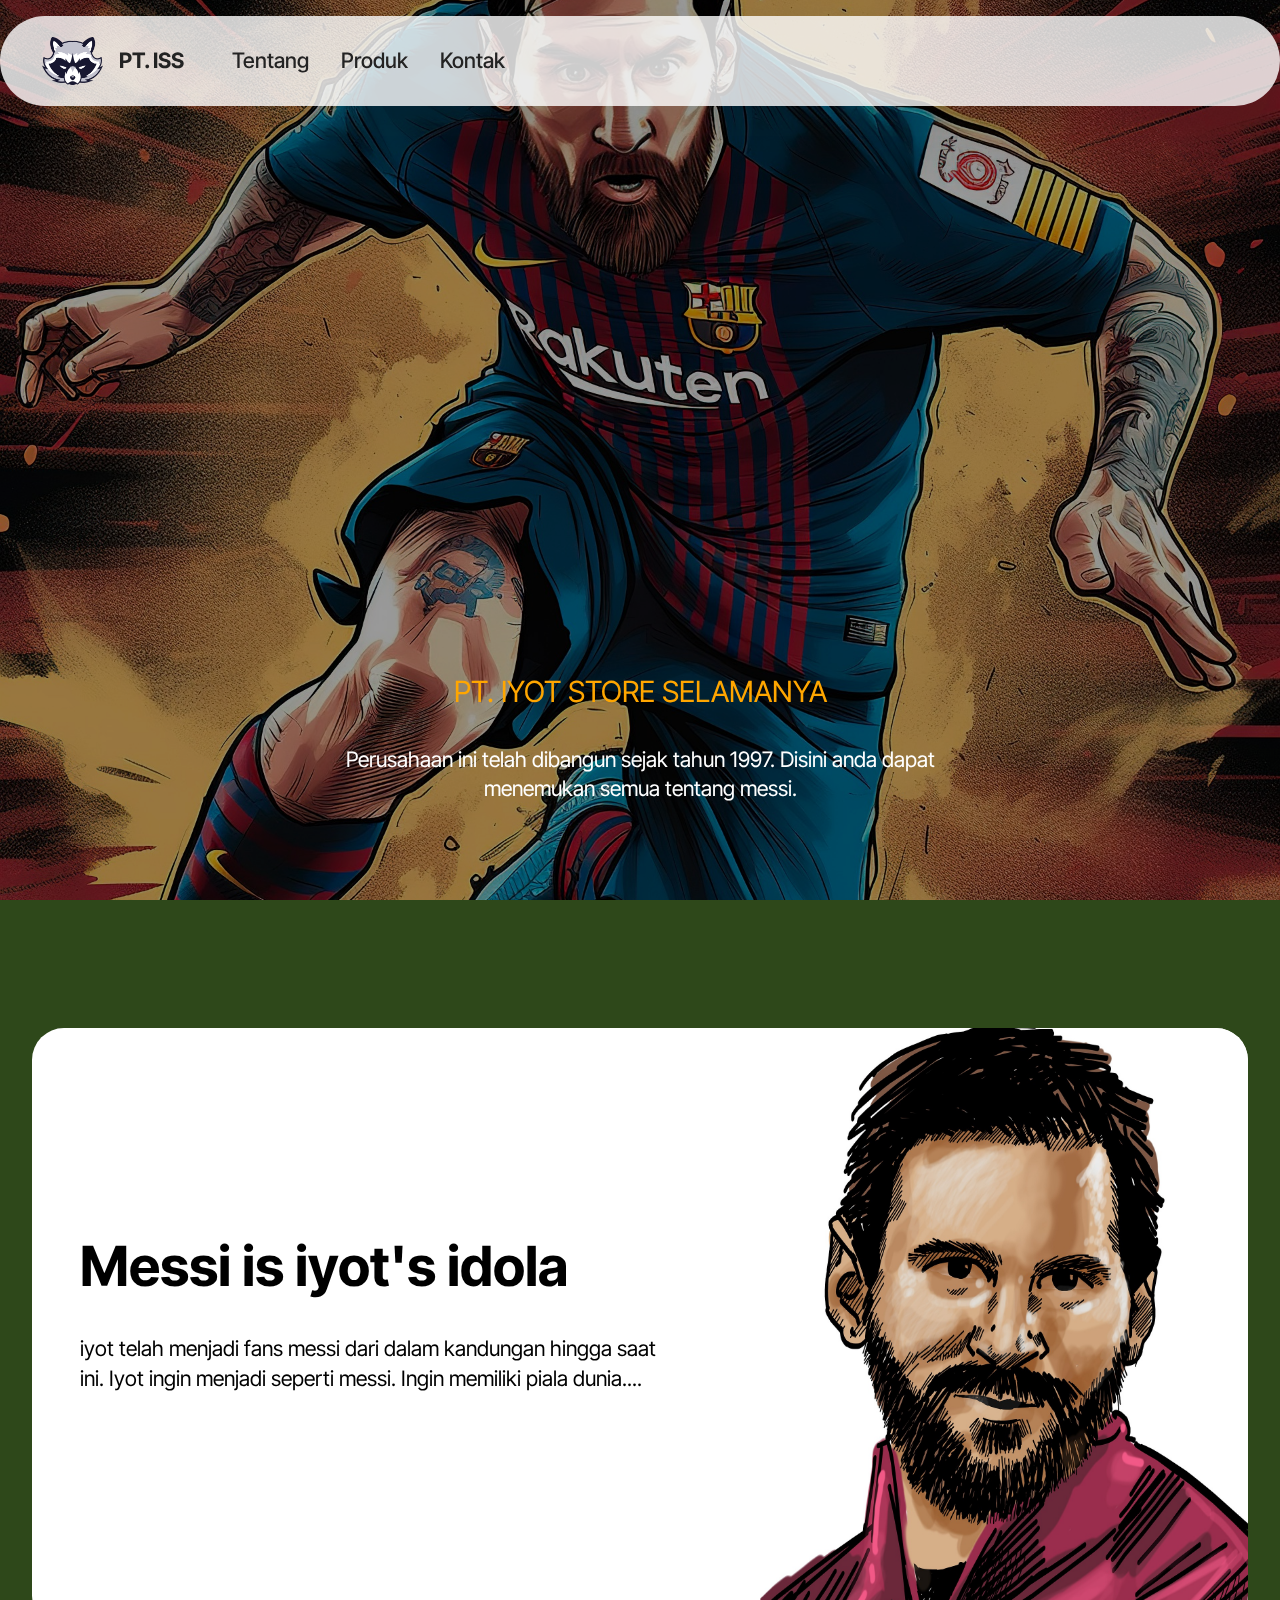
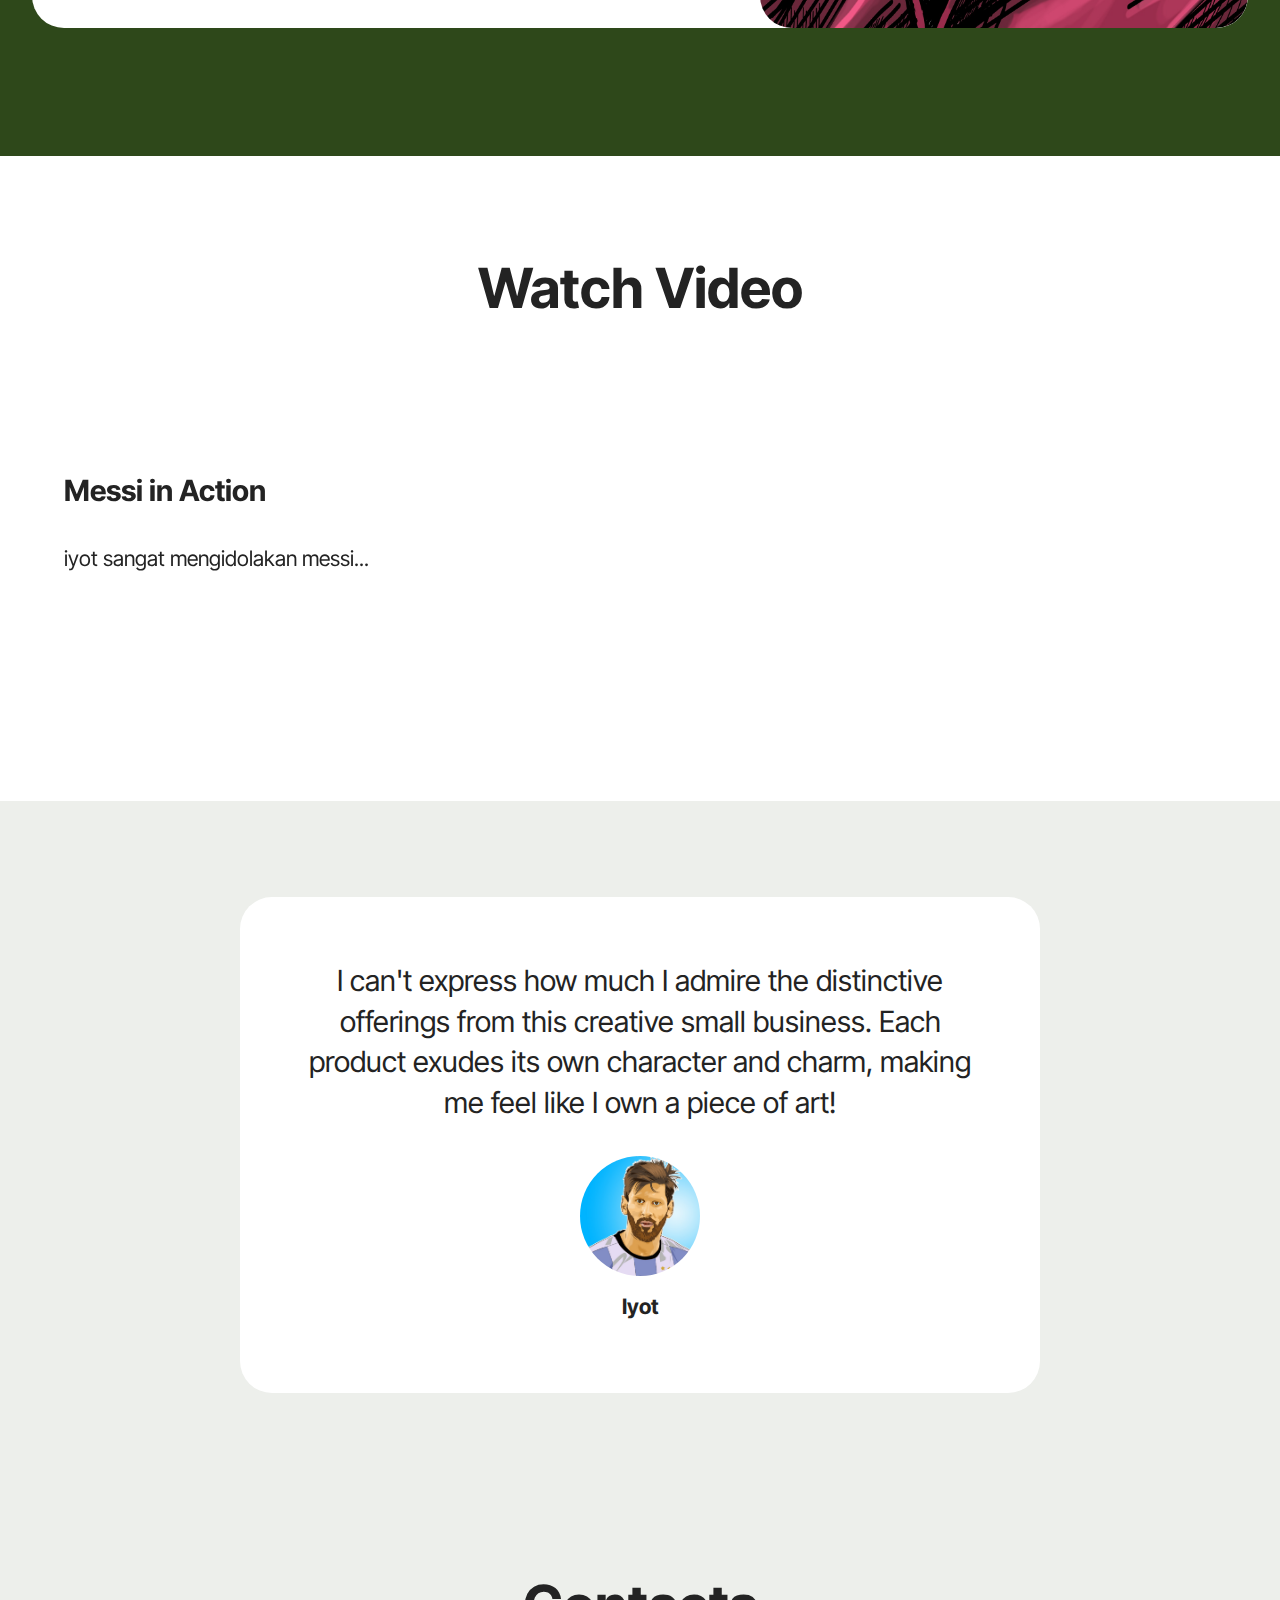
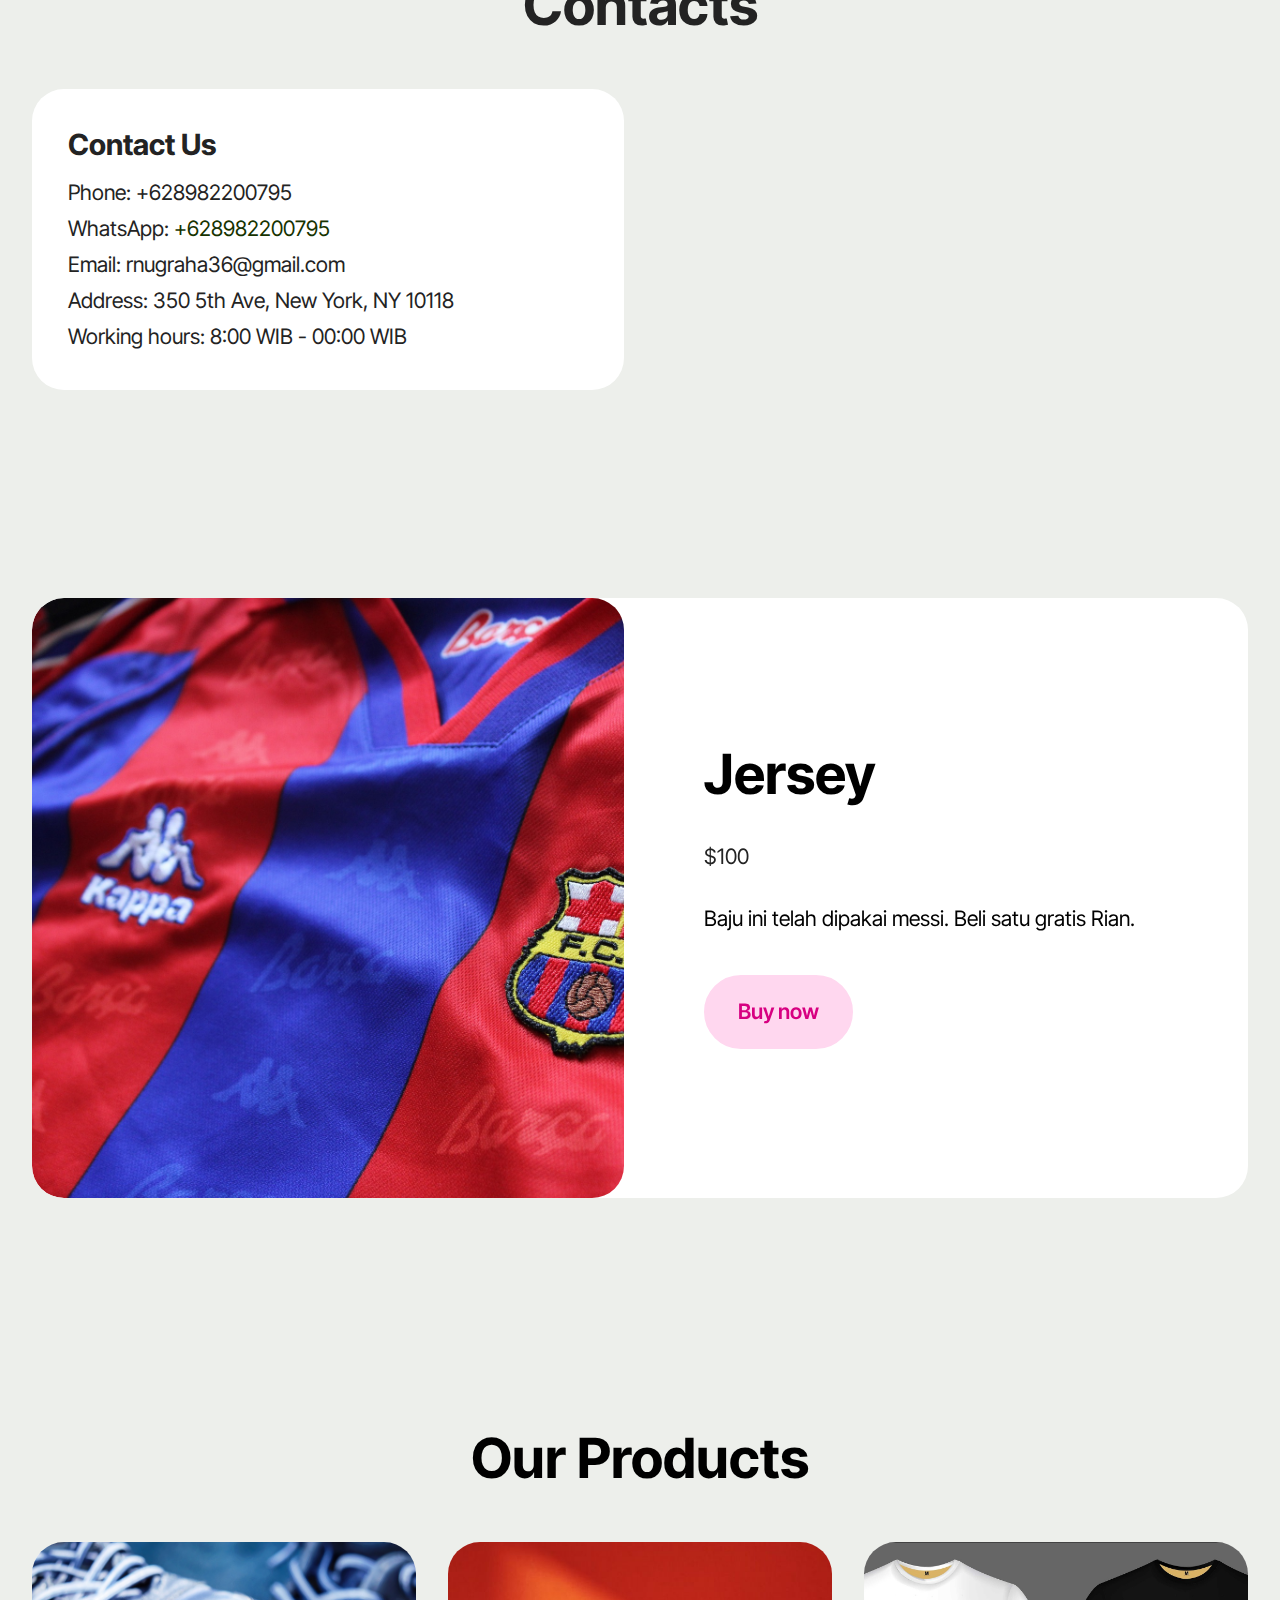
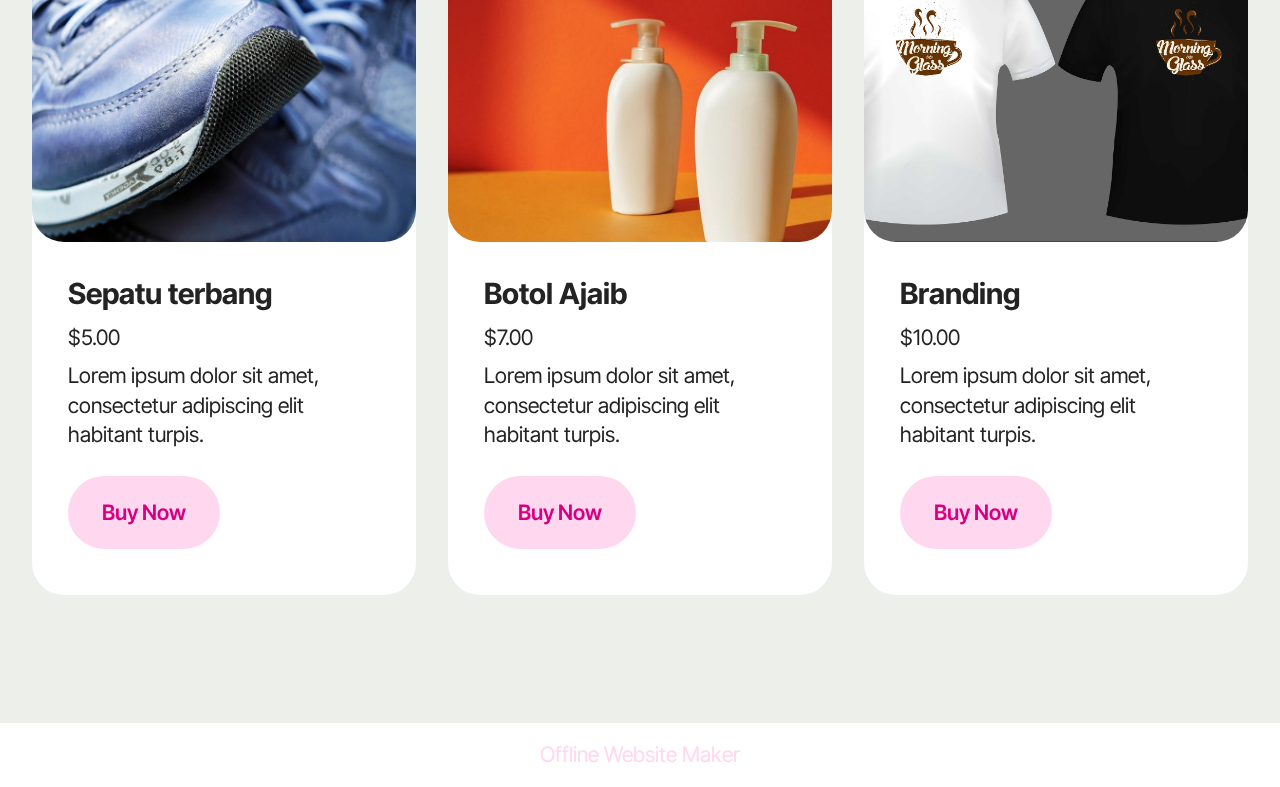
<file: index.html>
<!DOCTYPE html>
<html  >
<head>
  <!-- Site made with Mobirise Website Builder v5.9.18, https://mobirise.com -->
  <meta charset="UTF-8">
  <meta http-equiv="X-UA-Compatible" content="IE=edge">
  <meta name="generator" content="Mobirise v5.9.18, mobirise.com">
  <meta name="viewport" content="width=device-width, initial-scale=1, minimum-scale=1">
  <link rel="shortcut icon" href="assets/images/mbr.png" type="image/x-icon">
  <meta name="description" content="">
  
  
  <title>Home</title>
  <link rel="stylesheet" href="assets/web/assets/mobirise-icons2/mobirise2.css">
  <link rel="stylesheet" href="assets/bootstrap/css/bootstrap.min.css">
  <link rel="stylesheet" href="assets/bootstrap/css/bootstrap-grid.min.css">
  <link rel="stylesheet" href="assets/bootstrap/css/bootstrap-reboot.min.css">
  <link rel="stylesheet" href="assets/parallax/jarallax.css">
  <link rel="stylesheet" href="assets/dropdown/css/style.css">
  <link rel="stylesheet" href="assets/theme/css/style.css">
  <link rel="preload" href="https://fonts.googleapis.com/css2?family=Inter+Tight:wght@400;700&display=swap&display=swap" as="style" onload="this.onload=null;this.rel='stylesheet'">
  <noscript><link rel="stylesheet" href="https://fonts.googleapis.com/css2?family=Inter+Tight:wght@400;700&display=swap&display=swap"></noscript>
  <link rel="preload" as="style" href="assets/mobirise/css/mbr-additional.css?v=FlifAy"><link rel="stylesheet" href="assets/mobirise/css/mbr-additional.css?v=FlifAy" type="text/css">

  
  
  
</head>
<body>
  
  <section data-bs-version="5.1" class="menu menu1 cid-ujuKJyrl2J" once="menu" id="menu01-1">
	

	<nav class="navbar navbar-dropdown navbar-fixed-top navbar-expand-lg">
		<div class="container">
			<div class="navbar-brand">
				<span class="navbar-logo">
					<a href="index.html">
						<img src="assets/images/mbr.png" alt="Mobirise Website Builder" style="height: 3rem;">
					</a>
				</span>
				<span class="navbar-caption-wrap"><a class="navbar-caption text-black text-primary display-4" href="index.html">PT. ISS</a></span>
			</div>
			<button class="navbar-toggler" type="button" data-toggle="collapse" data-bs-toggle="collapse" data-target="#navbarSupportedContent" data-bs-target="#navbarSupportedContent" aria-controls="navbarNavAltMarkup" aria-expanded="false" aria-label="Toggle navigation">
				<div class="hamburger">
					<span></span>
					<span></span>
					<span></span>
					<span></span>
				</div>
			</button>
			<div class="collapse navbar-collapse" id="navbarSupportedContent">
				<ul class="navbar-nav nav-dropdown nav-right" data-app-modern-menu="true"><li class="nav-item">
						<a class="nav-link link text-black text-primary display-4" href="page1.html">Tentang</a>
					</li>
					<li class="nav-item">
						<a class="nav-link link text-black text-primary display-4" href="page2.html" aria-expanded="false">Produk</a>
					</li>
					<li class="nav-item">
						<a class="nav-link link text-black text-primary display-4" href="page3.html">Kontak</a>
					</li></ul>
				
				
			</div>
		</div>
	</nav>
</section>

<section data-bs-version="5.1" class="header16 cid-ujuMYLn3Bm mbr-fullscreen mbr-parallax-background" id="header17-2">
  
  <div class="mbr-overlay" style="opacity: 0.4; background-color: rgb(0, 0, 0);"></div>
  <div class="container-fluid">
    <div class="row">
      <div class="content-wrap col-12 col-md-7">
        <h1 class="mbr-section-title mbr-fonts-style mbr-white mb-4 display-5">PT. IYOT STORE SELAMANYA<br></h1>
        
        <p class="mbr-fonts-style mbr-text mbr-white mb-4 display-7">Perusahaan ini telah dibangun sejak tahun 1997. Disini anda dapat menemukan semua tentang messi.</p>
        
      </div>
    </div>
  </div>
</section>

<section data-bs-version="5.1" class="start article05 cid-ujuQ2jSl2r" id="article05-3">
  

  
  

  <div class="container">
    <div class="row justify-content-center align-items-center">
      <div class="col-12">
        <div class="card-wrapper">
          <div class="row">
            <div class="col-12 col-md-12 col-lg-5 image-wrapper">
              <img class="w-100" src="assets/images/mbr-1.jpg" alt="Mobirise Website Builder">
            </div>
            <div class="col-12 col-lg col-md-12">
              <div class="text-wrapper align-left">
                <h1 class="mbr-section-title mbr-fonts-style mb-4 display-2">
                  <strong>Messi is iyot's idola</strong></h1>
                <p class="mbr-text mbr-fonts-style mb-4 display-7">
                  iyot telah menjadi fans messi dari dalam kandungan hingga saat ini. Iyot ingin menjadi seperti messi. Ingin memiliki piala dunia....<br>
                </p>
                
              </div>
            </div>
          </div>
        </div>
      </div>
    </div>
  </div>
</section>

<section data-bs-version="5.1" class="video05 cid-ujuQTZmovJ" id="video05-4">
    

    
    

    <div class="container">
        <div class="row justify-content-center">
            <div class="title-wrapper mb-5">
                <h4 class="mbr-section-maintitle mbr-fonts-style mb-0 display-2">
                    <strong>Watch Video</strong>
                </h4>
            </div>
            <div class="col-12 col-md">
                <div class="text-wrapper">
                    <h2 class="mb-4 mbr-fonts-style mbr-section-title display-5">
                    <strong>Messi in Action</strong></h2>
                    <p class="mbr-text mb-4 mbr-fonts-style display-7">
                        iyot sangat mengidolakan messi...</p>
                    
                </div>
            </div>
            <div class="col-12 col-md-6 video-block">
                <div class="mbr-figure"><iframe class="mbr-embedded-video" src="https://www.youtube.com/embed/YcbRwXDbAJg?rel=0&amp;amp;mute=1&amp;showinfo=0&amp;autoplay=1&amp;loop=1&amp;playlist=YcbRwXDbAJg" width="1280" height="720" frameborder="0" allowfullscreen></iframe></div>
                
            </div>
        </div>
    </div>
</section>

<section data-bs-version="5.1" class="people06 cid-ujuSGR8zbp" id="people06-5">   
    

    
    
    <div class="container">
        <div class="row justify-content-center">
            <div class="card col-12 col-md-12 col-lg-8">
                <div class="card-wrapper">
                    <div class="card-box align-center">
                        <p class="card-text mbr-fonts-style display-5">
                        I can't express how much I admire the distinctive offerings from this creative small business. Each product exudes its
                        own character and charm, making me feel like I own a piece of art!
                        </p>
                        <div class="img-wrapper mt-4 justify-content-center">
                            <img src="assets/images/mbr-2.jpg" alt="" data-slide-to="0" data-bs-slide-to="0">
                        </div>
                        <p class="card-title mbr-fonts-style mt-3 display-7">
                            <strong>Iyot</strong></p>
                    </div>
                </div>
            </div>
        </div>
    </div>
</section>

<section data-bs-version="5.1" class="contacts02 map1 cid-ujuTr4l1CB" id="contacts02-6">

    

    
    <div class="container">
        <div class="row justify-content-center">
            <div class="col-12 content-head">
                <div class="mbr-section-head mb-5">
                    <h3 class="mbr-section-title mbr-fonts-style align-center mb-0 display-2">
                        <strong>Contacts</strong>
                    </h3>
                    
                </div>
            </div>
        </div>
        <div class="row justify-content-center">
            <div class="card col-12 col-md-12 col-lg-6">
                <div class="card-wrapper">
                    <div class="text-wrapper">
                        <h5 class="cardTitle mbr-fonts-style mb-2 display-5">
                            <strong>Contact Us</strong>
                        </h5>
                        <ul class="list mbr-fonts-style display-7">
                            <li class="mbr-text item-wrap">Phone: +628982200795</li>
                            <li class="mbr-text item-wrap">WhatsApp: <a href="tel:+12345678910" class="text-success">+628982200795</a></li>
                            <li class="mbr-text item-wrap">Email: rnugraha36@gmail.com</li>
                            <li class="mbr-text item-wrap">Address: 350 5th Ave, New York, NY 10118</li>
                            <li class="mbr-text item-wrap">Working hours: 8:00 WIB - 00:00 WIB</li>
                        </ul>
                    </div>
                </div>
            </div>
            <div class="map-wrapper col-md-12 col-lg-6">
                <div class="google-map"><iframe frameborder="0" style="border:0" src="https://www.google.com/maps/embed?pb=!1m14!1m8!1m3!1d6045.3003145248895!2d-73.9884657!3d40.7477229!3m2!1i1024!2i768!4f13.1!3m3!1m2!1s0x89c259a9ac1f1b85%3A0x7e33d1c0e7af3be4!2zMzUwIDV0aCBBdmUsIE5ldyBZb3JrLCBOWSAxMDExOCwg0KHQqNCQ!5e0!3m2!1sru!2sru!4v1689597362021!5m2!1sen!2sen" allowfullscreen=""></iframe></div>
            </div>
        </div>
    </div>
</section>

<section data-bs-version="5.1" class="features024 cid-ujuV5EqkA9" id="features024-7">
  

  
  

  <div class="container">
    <div class="row justify-content-center align-items-center">
      <div class="col-12">
        <div class="card-wrapper">
          <div class="row">
            <div class="col-12 col-md-12 col-lg-6 image-wrapper">
              <img class="w-100" src="assets/images/mbr-3.jpg" alt="Mobirise Website Builder">
            </div>
            <div class="col-12 col-lg col-md-12">
              <div class="text-wrapper align-left">
                <h5 class="mbr-section-title mbr-fonts-style mb-4 display-2">
                  <strong>Jersey</strong></h5>
                <p class="price mbr-fonts-style mb-4 display-7">
                  $100</p>
                <p class="mbr-text mbr-fonts-style mb-4 display-7">Baju ini telah dipakai messi. Beli satu gratis Rian.</p>
                <div class="mbr-section-btn mt-3"><a class="btn btn-lg btn-primary display-7" href="https://mobiri.se">Buy now</a></div>
              </div>
            </div>
          </div>
        </div>
      </div>
    </div>
  </div>
</section>

<section data-bs-version="5.1" class="pricing02 cid-ujuV8T5Fdq" id="pricing02-8">
  
  
  <div class="container">
    <div class="row justify-content-center">
      <div class="col-12 content-head">
        <div class="mbr-section-head mb-5">
          <h4 class="mbr-section-title mbr-fonts-style align-center mb-0 display-2">
            <strong>Our Products</strong>
          </h4>
          
          
        </div>
      </div>
    </div>
    <div class="row">
      <div class="item features-image col-12 col-md-6 col-lg-4">
        <div class="item-wrapper">
          <div class="item-img">
            <img src="assets/images/mbr-4.jpg" alt="Mobirise Website Builder">
          </div>
          <div class="item-content">
            <h5 class="item-title mbr-fonts-style display-5">
              <strong>Sepatu terbang</strong></h5>
            <h6 class="item-subtitle mbr-fonts-style display-7">
              $5.00
            </h6>
            <p class="mbr-text mbr-fonts-style display-7">
              Lorem ipsum dolor sit amet, consectetur adipiscing elit habitant turpis.
            </p>
            <div class="mbr-section-btn item-footer"><a href="" class="btn item-btn btn-primary display-7">Buy Now</a></div>
          </div>

        </div>
      </div>
      <div class="item features-image col-12 col-md-6 col-lg-4">
        <div class="item-wrapper">
          <div class="item-img">
            <img src="assets/images/shop2.jpg" alt="Mobirise Website Builder">
          </div>
          <div class="item-content">
            <h5 class="item-title mbr-fonts-style display-5"><strong>Botol Ajaib</strong></h5>
            <h6 class="item-subtitle mbr-fonts-style display-7">
              $7.00
            </h6>
            <p class="mbr-text mbr-fonts-style display-7">
              Lorem ipsum dolor sit amet, consectetur adipiscing elit habitant turpis.
            </p>
            <div class="mbr-section-btn item-footer"><a href="" class="btn item-btn btn-primary display-7">Buy Now</a></div>
          </div>
        </div>
      </div>
      <div class="item features-image col-12 col-md-6 col-lg-4">
        <div class="item-wrapper">
          <div class="item-img">
            <img src="assets/images/mbr-5.jpg" alt="Mobirise Website Builder">
          </div>
          <div class="item-content">
            <h5 class="item-title mbr-fonts-style display-5">
              <strong>Branding</strong>
            </h5>
            <h6 class="item-subtitle mbr-fonts-style display-7">
              $10.00
            </h6>
            <p class="mbr-text mbr-fonts-style display-7">
              Lorem ipsum dolor sit amet, consectetur adipiscing elit habitant turpis.<br>
            </p>
            <div class="mbr-section-btn item-footer"><a href="" class="btn item-btn btn-primary display-7">Buy Now</a></div>
          </div>
        </div>
      </div>
    </div>
  </div>
</section><section class="display-7" style="padding: 0;align-items: center;justify-content: center;flex-wrap: wrap;    align-content: center;display: flex;position: relative;height: 4rem;"><a href="https://mobiri.se/3336297" style="flex: 1 1;height: 4rem;position: absolute;width: 100%;z-index: 1;"><img alt="" style="height: 4rem;" src="[data-uri]"></a><p style="margin: 0;text-align: center;" class="display-7">&#8204;</p><a style="z-index:1" href="https://mobirise.com/offline-website-builder.html">Offline Website Maker</a></section><script src="assets/bootstrap/js/bootstrap.bundle.min.js"></script>  <script src="assets/parallax/jarallax.js"></script>  <script src="assets/smoothscroll/smooth-scroll.js"></script>  <script src="assets/ytplayer/index.js"></script>  <script src="assets/dropdown/js/navbar-dropdown.js"></script>  <script src="assets/theme/js/script.js"></script>  
  
  
</body>
</html>
</file>
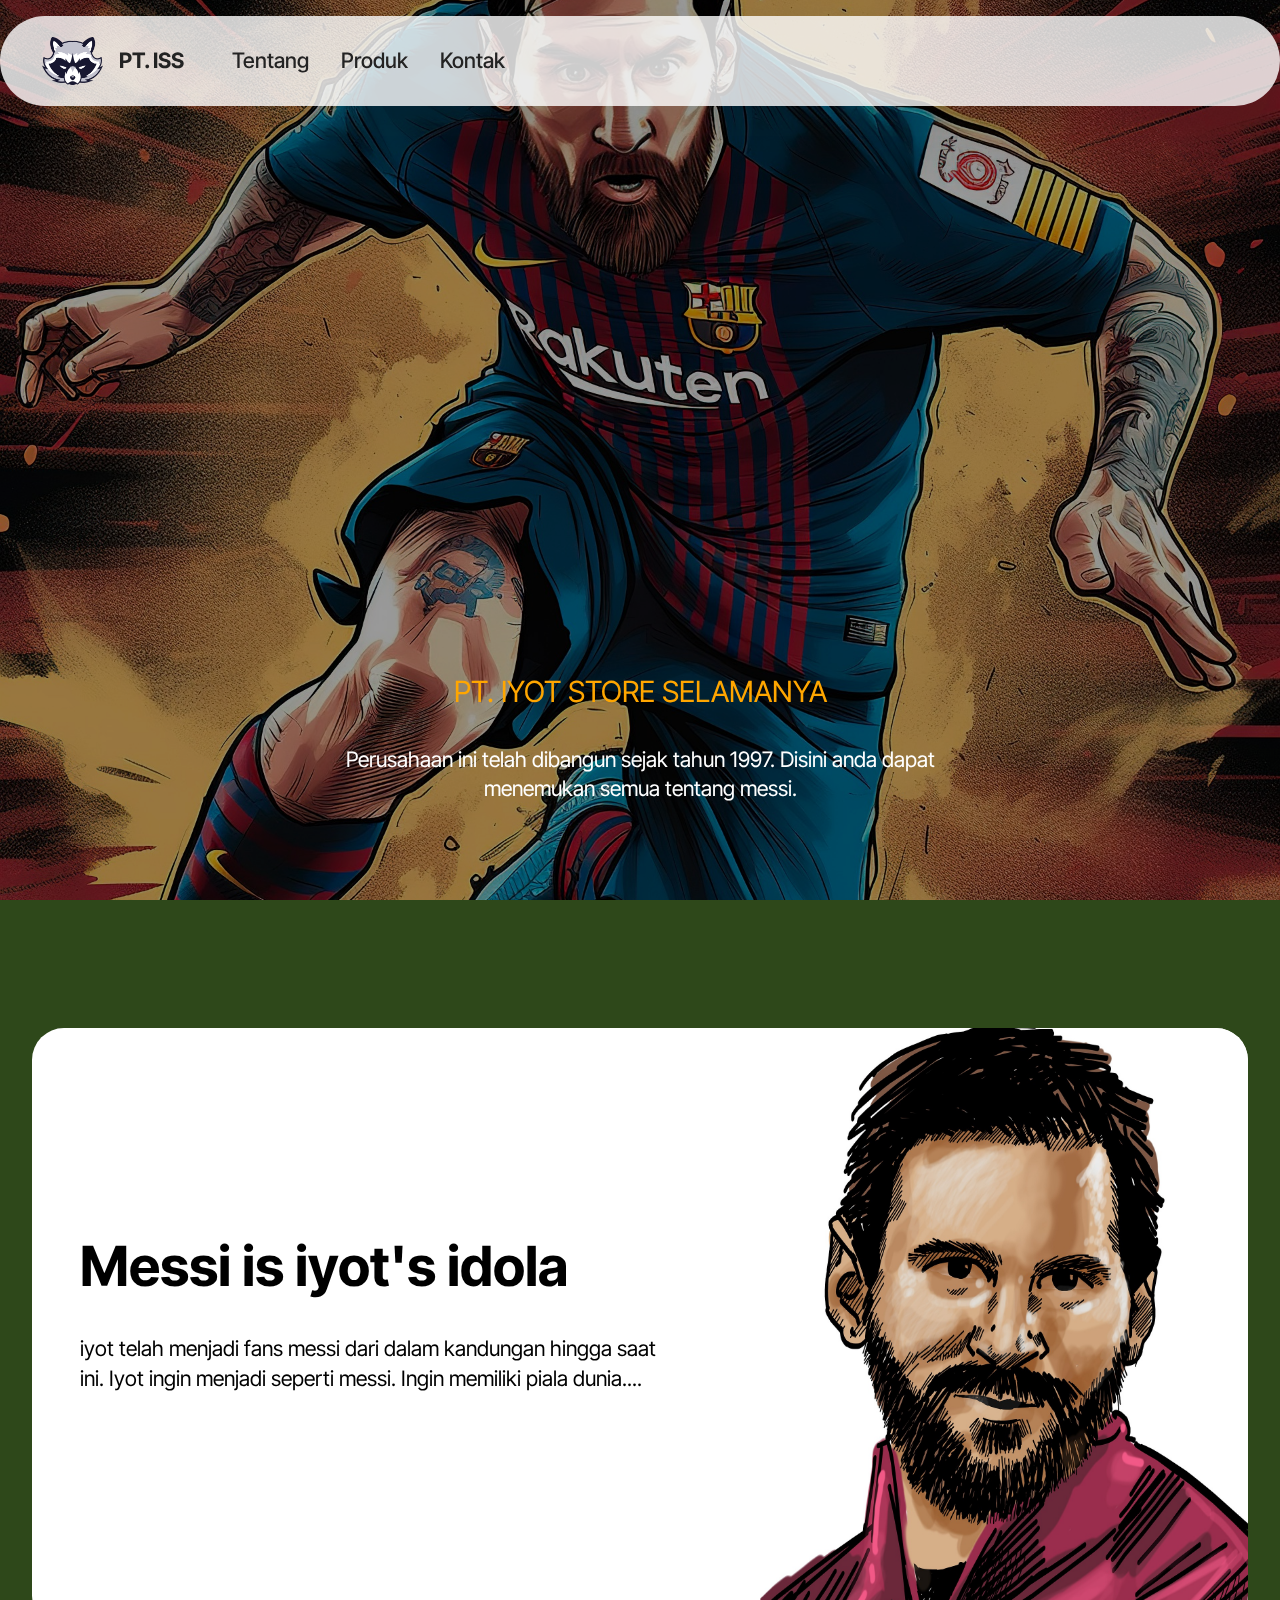
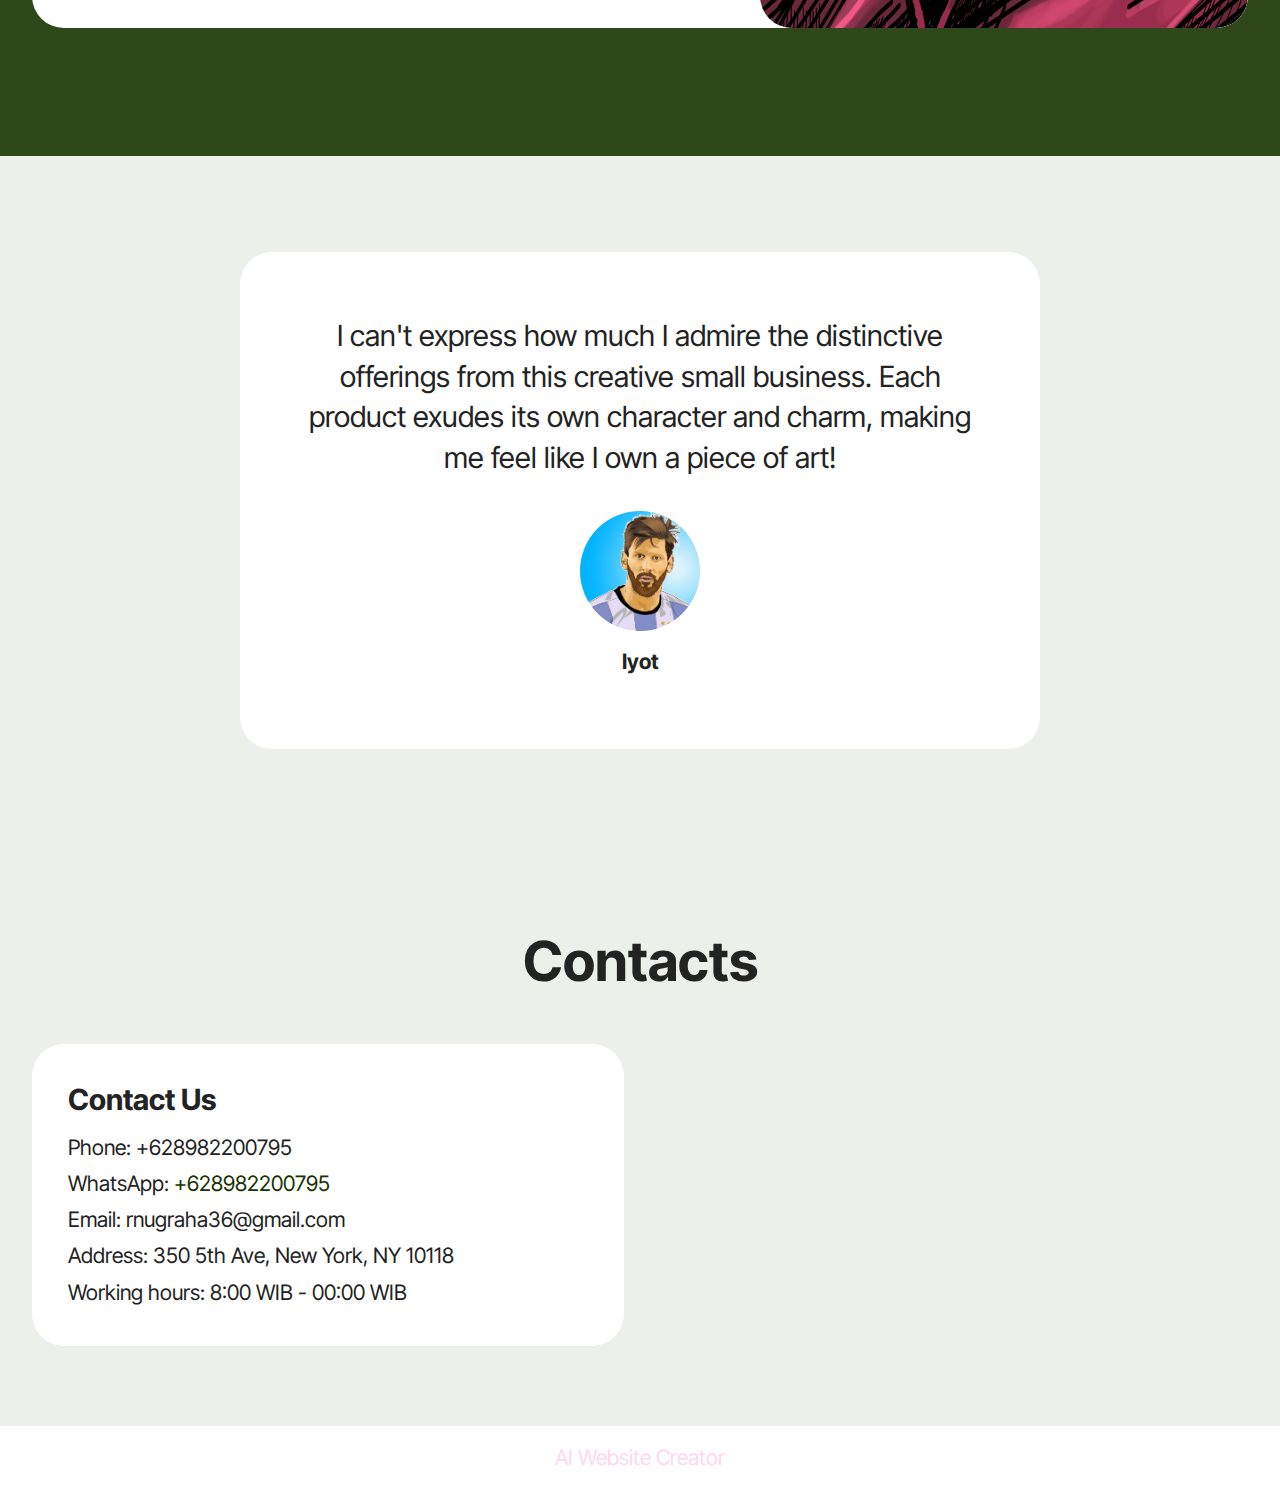
<file: page1.html>
<!DOCTYPE html>
<html  >
<head>
  <!-- Site made with Mobirise Website Builder v5.9.18, https://mobirise.com -->
  <meta charset="UTF-8">
  <meta http-equiv="X-UA-Compatible" content="IE=edge">
  <meta name="generator" content="Mobirise v5.9.18, mobirise.com">
  <meta name="viewport" content="width=device-width, initial-scale=1, minimum-scale=1">
  <link rel="shortcut icon" href="assets/images/mbr.png" type="image/x-icon">
  <meta name="description" content="">
  
  
  <title>Tentang</title>
  <link rel="stylesheet" href="assets/web/assets/mobirise-icons2/mobirise2.css">
  <link rel="stylesheet" href="assets/bootstrap/css/bootstrap.min.css">
  <link rel="stylesheet" href="assets/bootstrap/css/bootstrap-grid.min.css">
  <link rel="stylesheet" href="assets/bootstrap/css/bootstrap-reboot.min.css">
  <link rel="stylesheet" href="assets/parallax/jarallax.css">
  <link rel="stylesheet" href="assets/dropdown/css/style.css">
  <link rel="stylesheet" href="assets/theme/css/style.css">
  <link rel="preload" href="https://fonts.googleapis.com/css2?family=Inter+Tight:wght@400;700&display=swap&display=swap" as="style" onload="this.onload=null;this.rel='stylesheet'">
  <noscript><link rel="stylesheet" href="https://fonts.googleapis.com/css2?family=Inter+Tight:wght@400;700&display=swap&display=swap"></noscript>
  <link rel="preload" as="style" href="assets/mobirise/css/mbr-additional.css?v=tUxQBM"><link rel="stylesheet" href="assets/mobirise/css/mbr-additional.css?v=tUxQBM" type="text/css">

  
  
  
</head>
<body>
  
  <section data-bs-version="5.1" class="menu menu1 cid-ujuXce9xul" once="menu" id="menu01-9">
	

	<nav class="navbar navbar-dropdown navbar-fixed-top navbar-expand-lg">
		<div class="container">
			<div class="navbar-brand">
				<span class="navbar-logo">
					<a href="index.html">
						<img src="assets/images/mbr.png" alt="Mobirise Website Builder" style="height: 3rem;">
					</a>
				</span>
				<span class="navbar-caption-wrap"><a class="navbar-caption text-black text-primary display-4" href="index.html">PT. ISS</a></span>
			</div>
			<button class="navbar-toggler" type="button" data-toggle="collapse" data-bs-toggle="collapse" data-target="#navbarSupportedContent" data-bs-target="#navbarSupportedContent" aria-controls="navbarNavAltMarkup" aria-expanded="false" aria-label="Toggle navigation">
				<div class="hamburger">
					<span></span>
					<span></span>
					<span></span>
					<span></span>
				</div>
			</button>
			<div class="collapse navbar-collapse" id="navbarSupportedContent">
				<ul class="navbar-nav nav-dropdown nav-right" data-app-modern-menu="true"><li class="nav-item">
						<a class="nav-link link text-black text-primary display-4" href="page1.html">Tentang</a>
					</li>
					<li class="nav-item">
						<a class="nav-link link text-black text-primary display-4" href="page2.html" aria-expanded="false">Produk</a>
					</li>
					<li class="nav-item">
						<a class="nav-link link text-black text-primary display-4" href="page3.html">Kontak</a>
					</li></ul>
				
				
			</div>
		</div>
	</nav>
</section>

<section data-bs-version="5.1" class="header16 cid-ujuXcgakjU mbr-fullscreen mbr-parallax-background" id="header17-a">
  
  <div class="mbr-overlay" style="opacity: 0.4; background-color: rgb(0, 0, 0);"></div>
  <div class="container-fluid">
    <div class="row">
      <div class="content-wrap col-12 col-md-7">
        <h1 class="mbr-section-title mbr-fonts-style mbr-white mb-4 display-5">PT. IYOT STORE SELAMANYA<br></h1>
        
        <p class="mbr-fonts-style mbr-text mbr-white mb-4 display-7">Perusahaan ini telah dibangun sejak tahun 1997. Disini anda dapat menemukan semua tentang messi.</p>
        
      </div>
    </div>
  </div>
</section>

<section data-bs-version="5.1" class="start article05 cid-ujuXciP5Hf" id="article05-b">
  

  
  

  <div class="container">
    <div class="row justify-content-center align-items-center">
      <div class="col-12">
        <div class="card-wrapper">
          <div class="row">
            <div class="col-12 col-md-12 col-lg-5 image-wrapper">
              <img class="w-100" src="assets/images/mbr-1.jpg" alt="Mobirise Website Builder">
            </div>
            <div class="col-12 col-lg col-md-12">
              <div class="text-wrapper align-left">
                <h1 class="mbr-section-title mbr-fonts-style mb-4 display-2">
                  <strong>Messi is iyot's idola</strong></h1>
                <p class="mbr-text mbr-fonts-style mb-4 display-7">
                  iyot telah menjadi fans messi dari dalam kandungan hingga saat ini. Iyot ingin menjadi seperti messi. Ingin memiliki piala dunia....<br>
                </p>
                
              </div>
            </div>
          </div>
        </div>
      </div>
    </div>
  </div>
</section>

<section data-bs-version="5.1" class="people06 cid-ujuXclYFVE" id="people06-d">   
    

    
    
    <div class="container">
        <div class="row justify-content-center">
            <div class="card col-12 col-md-12 col-lg-8">
                <div class="card-wrapper">
                    <div class="card-box align-center">
                        <p class="card-text mbr-fonts-style display-5">
                        I can't express how much I admire the distinctive offerings from this creative small business. Each product exudes its
                        own character and charm, making me feel like I own a piece of art!
                        </p>
                        <div class="img-wrapper mt-4 justify-content-center">
                            <img src="assets/images/mbr-2.jpg" alt="" data-slide-to="0" data-bs-slide-to="0">
                        </div>
                        <p class="card-title mbr-fonts-style mt-3 display-7">
                            <strong>Iyot</strong></p>
                    </div>
                </div>
            </div>
        </div>
    </div>
</section>

<section data-bs-version="5.1" class="contacts02 map1 cid-ujuXcnCC6K" id="contacts02-e">

    

    
    <div class="container">
        <div class="row justify-content-center">
            <div class="col-12 content-head">
                <div class="mbr-section-head mb-5">
                    <h3 class="mbr-section-title mbr-fonts-style align-center mb-0 display-2">
                        <strong>Contacts</strong>
                    </h3>
                    
                </div>
            </div>
        </div>
        <div class="row justify-content-center">
            <div class="card col-12 col-md-12 col-lg-6">
                <div class="card-wrapper">
                    <div class="text-wrapper">
                        <h5 class="cardTitle mbr-fonts-style mb-2 display-5">
                            <strong>Contact Us</strong>
                        </h5>
                        <ul class="list mbr-fonts-style display-7">
                            <li class="mbr-text item-wrap">Phone: +628982200795</li>
                            <li class="mbr-text item-wrap">WhatsApp: <a href="tel:+12345678910" class="text-success">+628982200795</a></li>
                            <li class="mbr-text item-wrap">Email: rnugraha36@gmail.com</li>
                            <li class="mbr-text item-wrap">Address: 350 5th Ave, New York, NY 10118</li>
                            <li class="mbr-text item-wrap">Working hours: 8:00 WIB - 00:00 WIB</li>
                        </ul>
                    </div>
                </div>
            </div>
            <div class="map-wrapper col-md-12 col-lg-6">
                <div class="google-map"><iframe frameborder="0" style="border:0" src="https://www.google.com/maps/embed?pb=!1m14!1m8!1m3!1d6045.3003145248895!2d-73.9884657!3d40.7477229!3m2!1i1024!2i768!4f13.1!3m3!1m2!1s0x89c259a9ac1f1b85%3A0x7e33d1c0e7af3be4!2zMzUwIDV0aCBBdmUsIE5ldyBZb3JrLCBOWSAxMDExOCwg0KHQqNCQ!5e0!3m2!1sru!2sru!4v1689597362021!5m2!1sen!2sen" allowfullscreen=""></iframe></div>
            </div>
        </div>
    </div>
</section><section class="display-7" style="padding: 0;align-items: center;justify-content: center;flex-wrap: wrap;    align-content: center;display: flex;position: relative;height: 4rem;"><a href="https://mobiri.se/3336297" style="flex: 1 1;height: 4rem;position: absolute;width: 100%;z-index: 1;"><img alt="" style="height: 4rem;" src="[data-uri]"></a><p style="margin: 0;text-align: center;" class="display-7">&#8204;</p><a style="z-index:1" href="https://mobirise.com/builder/ai-website-creator.html">AI Website Creator</a></section><script src="assets/bootstrap/js/bootstrap.bundle.min.js"></script>  <script src="assets/parallax/jarallax.js"></script>  <script src="assets/smoothscroll/smooth-scroll.js"></script>  <script src="assets/ytplayer/index.js"></script>  <script src="assets/dropdown/js/navbar-dropdown.js"></script>  <script src="assets/theme/js/script.js"></script>  
  
  
</body>
</html>
</file>
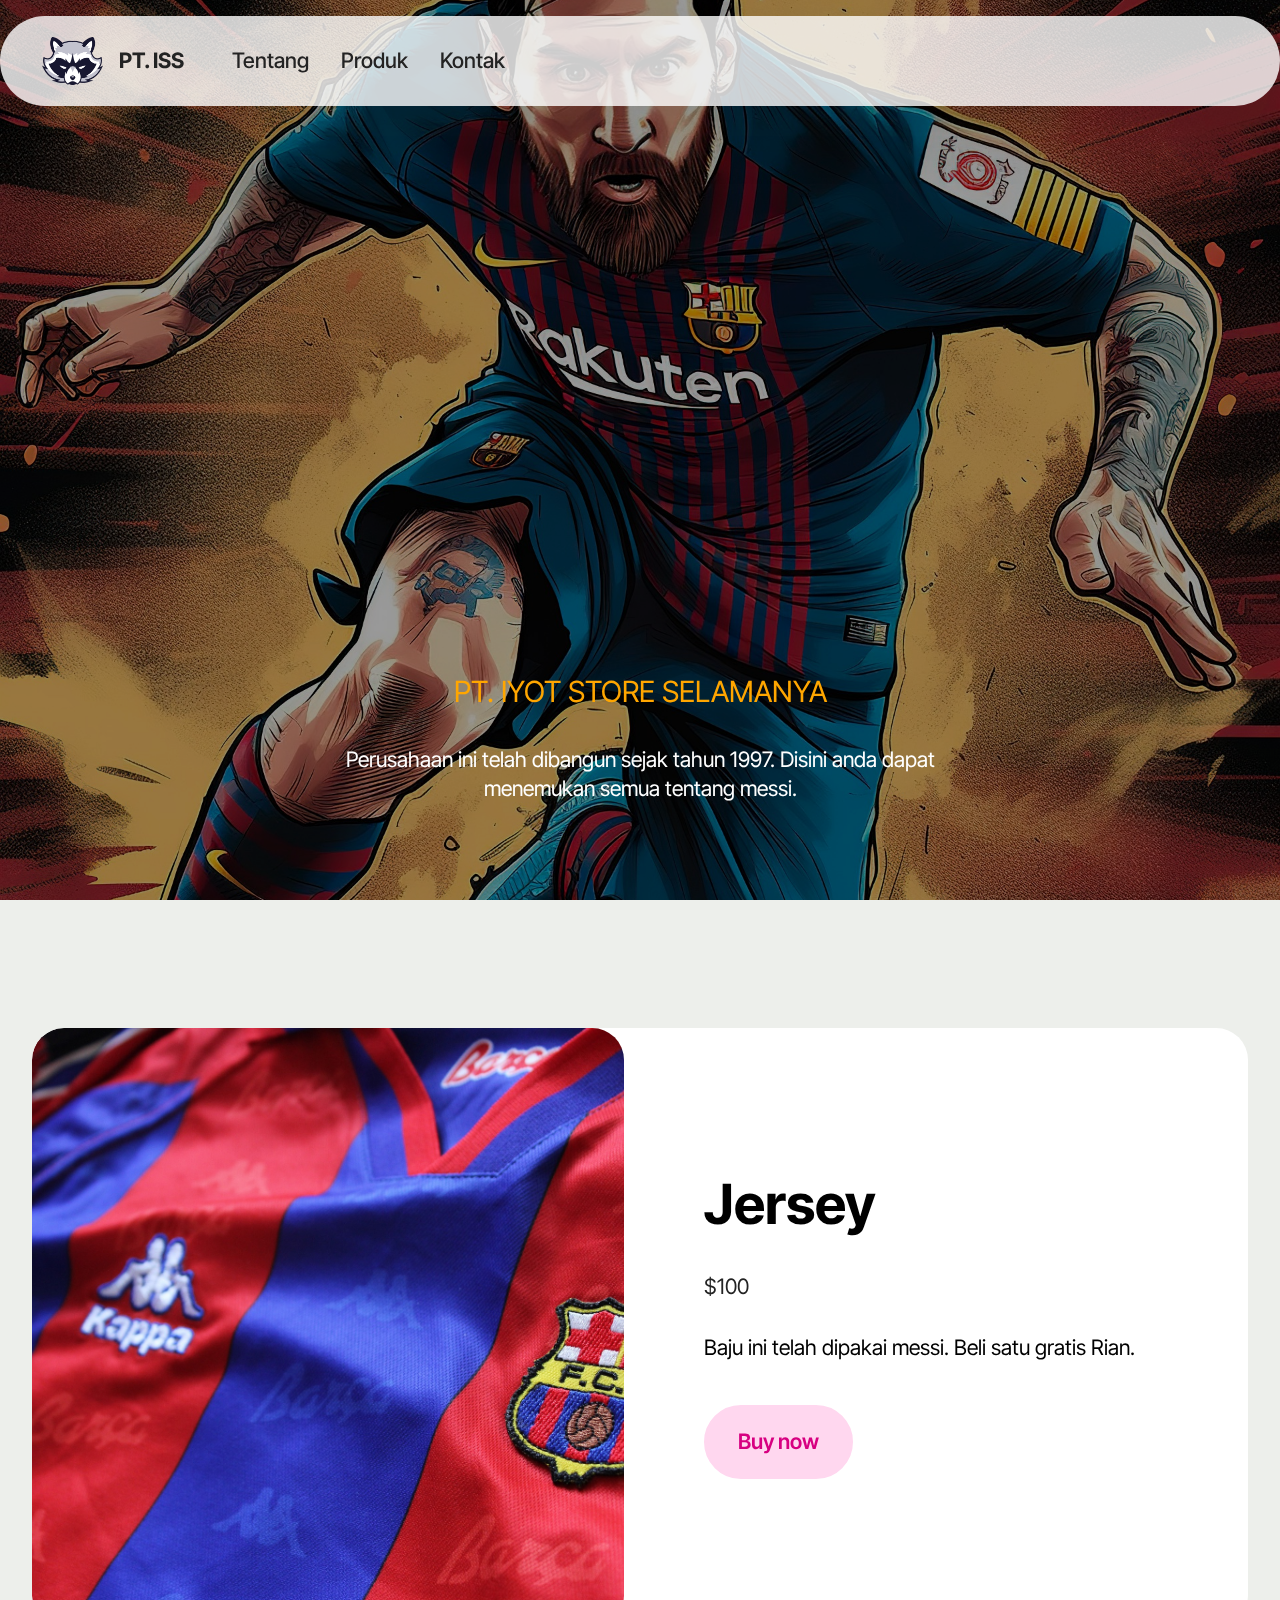
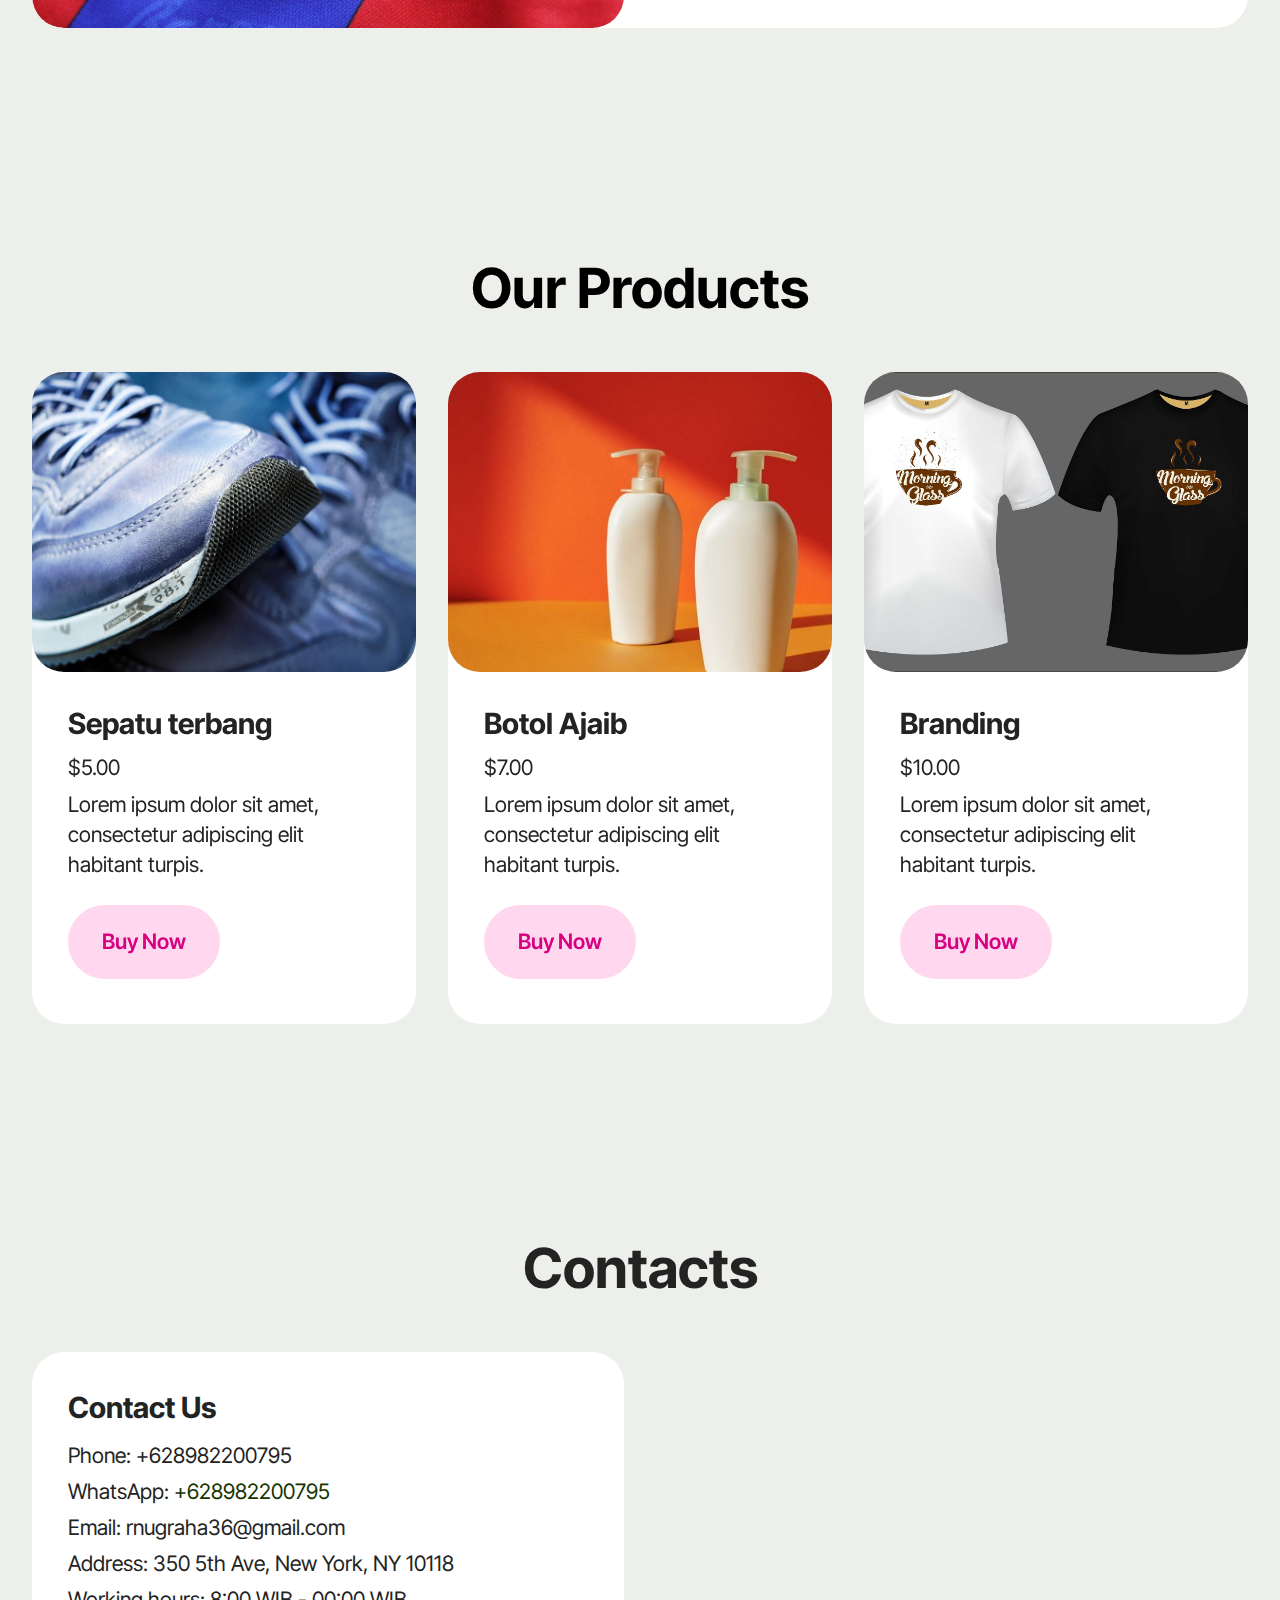
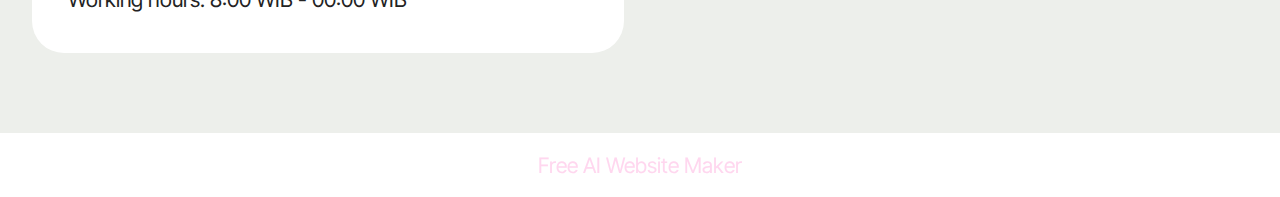
<file: page2.html>
<!DOCTYPE html>
<html  >
<head>
  <!-- Site made with Mobirise Website Builder v5.9.18, https://mobirise.com -->
  <meta charset="UTF-8">
  <meta http-equiv="X-UA-Compatible" content="IE=edge">
  <meta name="generator" content="Mobirise v5.9.18, mobirise.com">
  <meta name="viewport" content="width=device-width, initial-scale=1, minimum-scale=1">
  <link rel="shortcut icon" href="assets/images/mbr.png" type="image/x-icon">
  <meta name="description" content="">
  
  
  <title>Produk</title>
  <link rel="stylesheet" href="assets/web/assets/mobirise-icons2/mobirise2.css">
  <link rel="stylesheet" href="assets/bootstrap/css/bootstrap.min.css">
  <link rel="stylesheet" href="assets/bootstrap/css/bootstrap-grid.min.css">
  <link rel="stylesheet" href="assets/bootstrap/css/bootstrap-reboot.min.css">
  <link rel="stylesheet" href="assets/parallax/jarallax.css">
  <link rel="stylesheet" href="assets/dropdown/css/style.css">
  <link rel="stylesheet" href="assets/theme/css/style.css">
  <link rel="preload" href="https://fonts.googleapis.com/css2?family=Inter+Tight:wght@400;700&display=swap&display=swap" as="style" onload="this.onload=null;this.rel='stylesheet'">
  <noscript><link rel="stylesheet" href="https://fonts.googleapis.com/css2?family=Inter+Tight:wght@400;700&display=swap&display=swap"></noscript>
  <link rel="preload" as="style" href="assets/mobirise/css/mbr-additional.css?v=IbG6SL"><link rel="stylesheet" href="assets/mobirise/css/mbr-additional.css?v=IbG6SL" type="text/css">

  
  
  
</head>
<body>
  
  <section data-bs-version="5.1" class="menu menu1 cid-ujuY2RuhdY" once="menu" id="menu01-h">
	

	<nav class="navbar navbar-dropdown navbar-fixed-top navbar-expand-lg">
		<div class="container">
			<div class="navbar-brand">
				<span class="navbar-logo">
					<a href="index.html">
						<img src="assets/images/mbr.png" alt="Mobirise Website Builder" style="height: 3rem;">
					</a>
				</span>
				<span class="navbar-caption-wrap"><a class="navbar-caption text-black text-primary display-4" href="index.html">PT. ISS</a></span>
			</div>
			<button class="navbar-toggler" type="button" data-toggle="collapse" data-bs-toggle="collapse" data-target="#navbarSupportedContent" data-bs-target="#navbarSupportedContent" aria-controls="navbarNavAltMarkup" aria-expanded="false" aria-label="Toggle navigation">
				<div class="hamburger">
					<span></span>
					<span></span>
					<span></span>
					<span></span>
				</div>
			</button>
			<div class="collapse navbar-collapse" id="navbarSupportedContent">
				<ul class="navbar-nav nav-dropdown nav-right" data-app-modern-menu="true"><li class="nav-item">
						<a class="nav-link link text-black text-primary display-4" href="page1.html">Tentang</a>
					</li>
					<li class="nav-item">
						<a class="nav-link link text-black text-primary display-4" href="page2.html" aria-expanded="false">Produk</a>
					</li>
					<li class="nav-item">
						<a class="nav-link link text-black text-primary display-4" href="page3.html">Kontak</a>
					</li></ul>
				
				
			</div>
		</div>
	</nav>
</section>

<section data-bs-version="5.1" class="header16 cid-ujuY2SSWJn mbr-fullscreen mbr-parallax-background" id="header17-i">
  
  <div class="mbr-overlay" style="opacity: 0.4; background-color: rgb(0, 0, 0);"></div>
  <div class="container-fluid">
    <div class="row">
      <div class="content-wrap col-12 col-md-7">
        <h1 class="mbr-section-title mbr-fonts-style mbr-white mb-4 display-5">PT. IYOT STORE SELAMANYA<br></h1>
        
        <p class="mbr-fonts-style mbr-text mbr-white mb-4 display-7">Perusahaan ini telah dibangun sejak tahun 1997. Disini anda dapat menemukan semua tentang messi.</p>
        
      </div>
    </div>
  </div>
</section>

<section data-bs-version="5.1" class="features024 cid-ujuY2ZCYUC" id="features024-n">
  

  
  

  <div class="container">
    <div class="row justify-content-center align-items-center">
      <div class="col-12">
        <div class="card-wrapper">
          <div class="row">
            <div class="col-12 col-md-12 col-lg-6 image-wrapper">
              <img class="w-100" src="assets/images/mbr-3.jpg" alt="Mobirise Website Builder">
            </div>
            <div class="col-12 col-lg col-md-12">
              <div class="text-wrapper align-left">
                <h5 class="mbr-section-title mbr-fonts-style mb-4 display-2">
                  <strong>Jersey</strong></h5>
                <p class="price mbr-fonts-style mb-4 display-7">
                  $100</p>
                <p class="mbr-text mbr-fonts-style mb-4 display-7">Baju ini telah dipakai messi. Beli satu gratis Rian.</p>
                <div class="mbr-section-btn mt-3"><a class="btn btn-lg btn-primary display-7" href="https://mobiri.se">Buy now</a></div>
              </div>
            </div>
          </div>
        </div>
      </div>
    </div>
  </div>
</section>

<section data-bs-version="5.1" class="pricing02 cid-ujuY30RWAc" id="pricing02-o">
  
  
  <div class="container">
    <div class="row justify-content-center">
      <div class="col-12 content-head">
        <div class="mbr-section-head mb-5">
          <h4 class="mbr-section-title mbr-fonts-style align-center mb-0 display-2">
            <strong>Our Products</strong>
          </h4>
          
          
        </div>
      </div>
    </div>
    <div class="row">
      <div class="item features-image col-12 col-md-6 col-lg-4">
        <div class="item-wrapper">
          <div class="item-img">
            <img src="assets/images/mbr-4.jpg" alt="Mobirise Website Builder">
          </div>
          <div class="item-content">
            <h5 class="item-title mbr-fonts-style display-5">
              <strong>Sepatu terbang</strong></h5>
            <h6 class="item-subtitle mbr-fonts-style display-7">
              $5.00
            </h6>
            <p class="mbr-text mbr-fonts-style display-7">
              Lorem ipsum dolor sit amet, consectetur adipiscing elit habitant turpis.
            </p>
            <div class="mbr-section-btn item-footer"><a href="" class="btn item-btn btn-primary display-7">Buy Now</a></div>
          </div>

        </div>
      </div>
      <div class="item features-image col-12 col-md-6 col-lg-4">
        <div class="item-wrapper">
          <div class="item-img">
            <img src="assets/images/shop2.jpg" alt="Mobirise Website Builder">
          </div>
          <div class="item-content">
            <h5 class="item-title mbr-fonts-style display-5"><strong>Botol Ajaib</strong></h5>
            <h6 class="item-subtitle mbr-fonts-style display-7">
              $7.00
            </h6>
            <p class="mbr-text mbr-fonts-style display-7">
              Lorem ipsum dolor sit amet, consectetur adipiscing elit habitant turpis.
            </p>
            <div class="mbr-section-btn item-footer"><a href="" class="btn item-btn btn-primary display-7">Buy Now</a></div>
          </div>
        </div>
      </div>
      <div class="item features-image col-12 col-md-6 col-lg-4">
        <div class="item-wrapper">
          <div class="item-img">
            <img src="assets/images/mbr-5.jpg" alt="Mobirise Website Builder">
          </div>
          <div class="item-content">
            <h5 class="item-title mbr-fonts-style display-5">
              <strong>Branding</strong>
            </h5>
            <h6 class="item-subtitle mbr-fonts-style display-7">
              $10.00
            </h6>
            <p class="mbr-text mbr-fonts-style display-7">
              Lorem ipsum dolor sit amet, consectetur adipiscing elit habitant turpis.<br>
            </p>
            <div class="mbr-section-btn item-footer"><a href="" class="btn item-btn btn-primary display-7">Buy Now</a></div>
          </div>
        </div>
      </div>
    </div>
  </div>
</section>

<section data-bs-version="5.1" class="contacts02 map1 cid-ujuY2YmDWa" id="contacts02-m">

    

    
    <div class="container">
        <div class="row justify-content-center">
            <div class="col-12 content-head">
                <div class="mbr-section-head mb-5">
                    <h3 class="mbr-section-title mbr-fonts-style align-center mb-0 display-2">
                        <strong>Contacts</strong>
                    </h3>
                    
                </div>
            </div>
        </div>
        <div class="row justify-content-center">
            <div class="card col-12 col-md-12 col-lg-6">
                <div class="card-wrapper">
                    <div class="text-wrapper">
                        <h5 class="cardTitle mbr-fonts-style mb-2 display-5">
                            <strong>Contact Us</strong>
                        </h5>
                        <ul class="list mbr-fonts-style display-7">
                            <li class="mbr-text item-wrap">Phone: +628982200795</li>
                            <li class="mbr-text item-wrap">WhatsApp: <a href="tel:+12345678910" class="text-success">+628982200795</a></li>
                            <li class="mbr-text item-wrap">Email: rnugraha36@gmail.com</li>
                            <li class="mbr-text item-wrap">Address: 350 5th Ave, New York, NY 10118</li>
                            <li class="mbr-text item-wrap">Working hours: 8:00 WIB - 00:00 WIB</li>
                        </ul>
                    </div>
                </div>
            </div>
            <div class="map-wrapper col-md-12 col-lg-6">
                <div class="google-map"><iframe frameborder="0" style="border:0" src="https://www.google.com/maps/embed?pb=!1m14!1m8!1m3!1d6045.3003145248895!2d-73.9884657!3d40.7477229!3m2!1i1024!2i768!4f13.1!3m3!1m2!1s0x89c259a9ac1f1b85%3A0x7e33d1c0e7af3be4!2zMzUwIDV0aCBBdmUsIE5ldyBZb3JrLCBOWSAxMDExOCwg0KHQqNCQ!5e0!3m2!1sru!2sru!4v1689597362021!5m2!1sen!2sen" allowfullscreen=""></iframe></div>
            </div>
        </div>
    </div>
</section><section class="display-7" style="padding: 0;align-items: center;justify-content: center;flex-wrap: wrap;    align-content: center;display: flex;position: relative;height: 4rem;"><a href="https://mobiri.se/3336297" style="flex: 1 1;height: 4rem;position: absolute;width: 100%;z-index: 1;"><img alt="" style="height: 4rem;" src="[data-uri]"></a><p style="margin: 0;text-align: center;" class="display-7">&#8204;</p><a style="z-index:1" href="https://mobirise.com/builder/ai-website-maker.html">Free AI Website Maker</a></section><script src="assets/bootstrap/js/bootstrap.bundle.min.js"></script>  <script src="assets/parallax/jarallax.js"></script>  <script src="assets/smoothscroll/smooth-scroll.js"></script>  <script src="assets/ytplayer/index.js"></script>  <script src="assets/dropdown/js/navbar-dropdown.js"></script>  <script src="assets/theme/js/script.js"></script>  
  
  
</body>
</html>
</file>
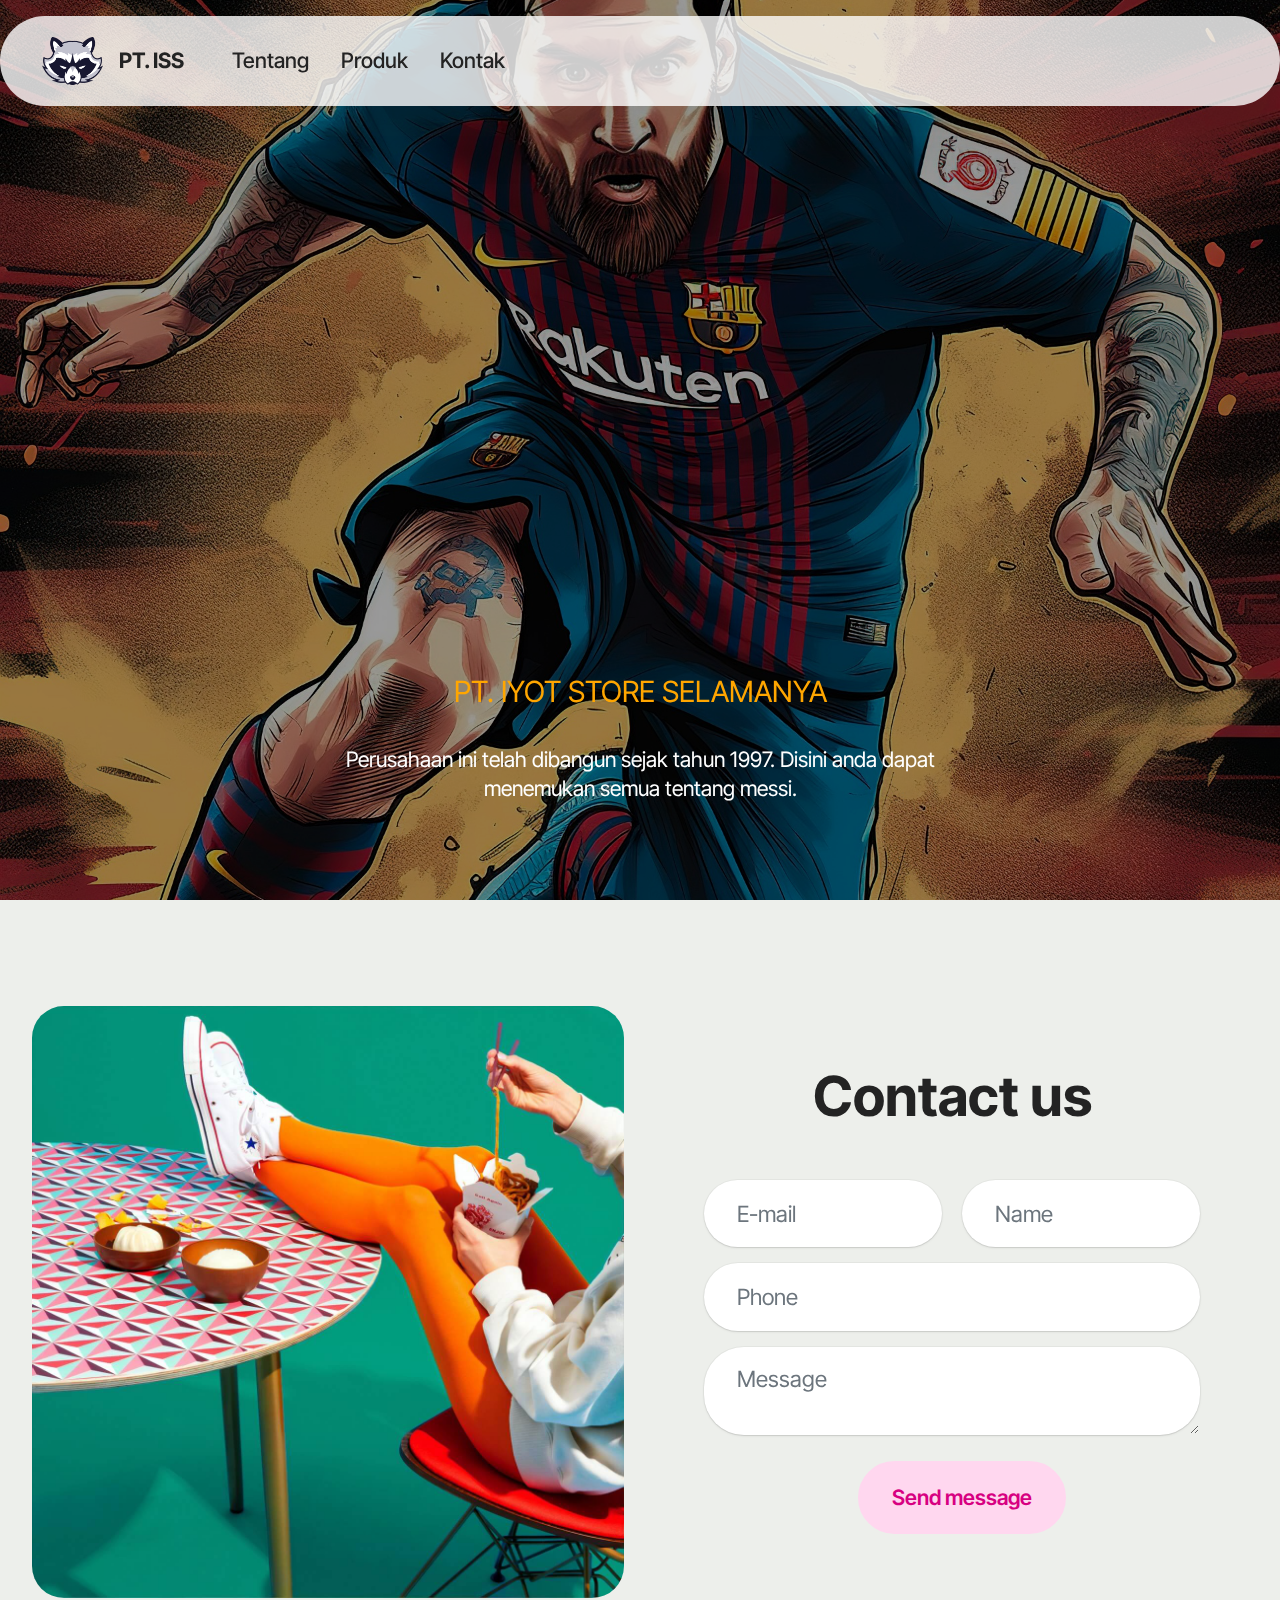
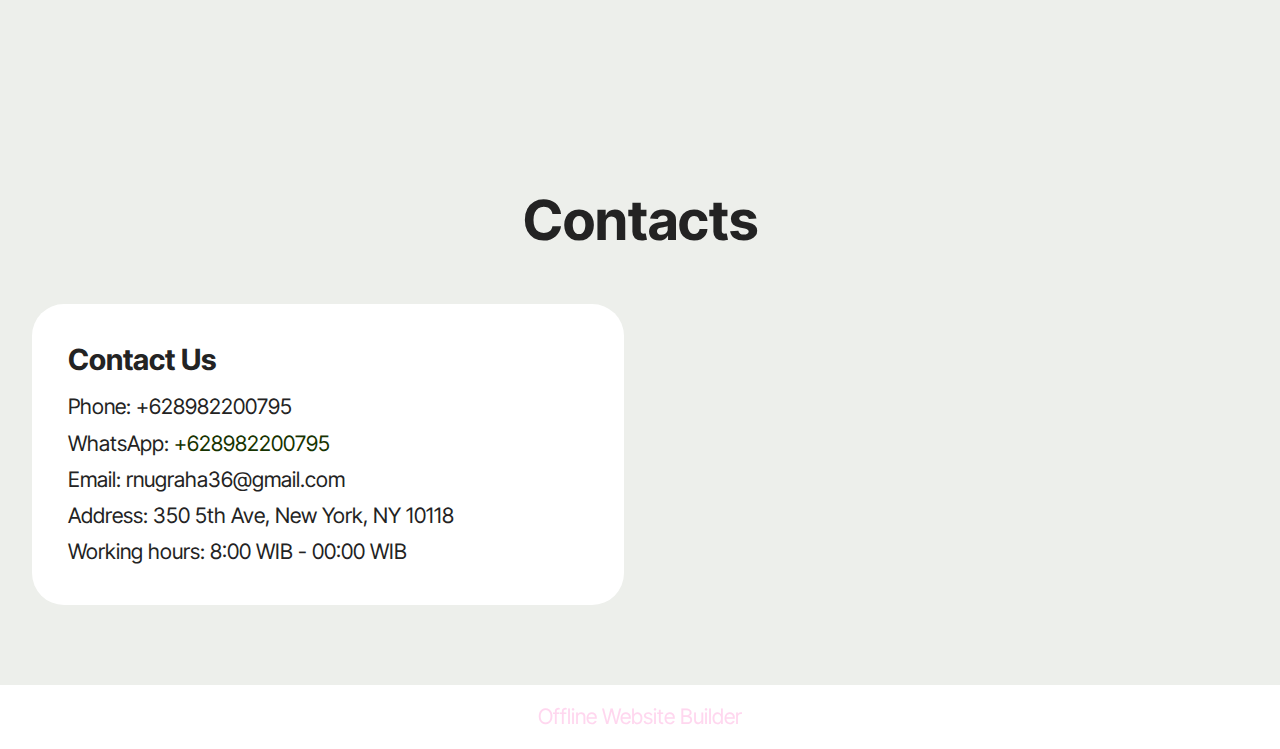
<file: page3.html>
<!DOCTYPE html>
<html  >
<head>
  <!-- Site made with Mobirise Website Builder v5.9.18, https://mobirise.com -->
  <meta charset="UTF-8">
  <meta http-equiv="X-UA-Compatible" content="IE=edge">
  <meta name="generator" content="Mobirise v5.9.18, mobirise.com">
  <meta name="viewport" content="width=device-width, initial-scale=1, minimum-scale=1">
  <link rel="shortcut icon" href="assets/images/mbr.png" type="image/x-icon">
  <meta name="description" content="">
  
  
  <title>Kontak</title>
  <link rel="stylesheet" href="assets/web/assets/mobirise-icons2/mobirise2.css">
  <link rel="stylesheet" href="assets/bootstrap/css/bootstrap.min.css">
  <link rel="stylesheet" href="assets/bootstrap/css/bootstrap-grid.min.css">
  <link rel="stylesheet" href="assets/bootstrap/css/bootstrap-reboot.min.css">
  <link rel="stylesheet" href="assets/parallax/jarallax.css">
  <link rel="stylesheet" href="assets/dropdown/css/style.css">
  <link rel="stylesheet" href="assets/theme/css/style.css">
  <link rel="preload" href="https://fonts.googleapis.com/css2?family=Inter+Tight:wght@400;700&display=swap&display=swap" as="style" onload="this.onload=null;this.rel='stylesheet'">
  <noscript><link rel="stylesheet" href="https://fonts.googleapis.com/css2?family=Inter+Tight:wght@400;700&display=swap&display=swap"></noscript>
  <link rel="preload" as="style" href="assets/mobirise/css/mbr-additional.css?v=cjZu2o"><link rel="stylesheet" href="assets/mobirise/css/mbr-additional.css?v=cjZu2o" type="text/css">

  
  
  
</head>
<body>
  
  <section data-bs-version="5.1" class="menu menu1 cid-ujuYIYQgac" once="menu" id="menu01-p">
	

	<nav class="navbar navbar-dropdown navbar-fixed-top navbar-expand-lg">
		<div class="container">
			<div class="navbar-brand">
				<span class="navbar-logo">
					<a href="index.html">
						<img src="assets/images/mbr.png" alt="Mobirise Website Builder" style="height: 3rem;">
					</a>
				</span>
				<span class="navbar-caption-wrap"><a class="navbar-caption text-black text-primary display-4" href="index.html">PT. ISS</a></span>
			</div>
			<button class="navbar-toggler" type="button" data-toggle="collapse" data-bs-toggle="collapse" data-target="#navbarSupportedContent" data-bs-target="#navbarSupportedContent" aria-controls="navbarNavAltMarkup" aria-expanded="false" aria-label="Toggle navigation">
				<div class="hamburger">
					<span></span>
					<span></span>
					<span></span>
					<span></span>
				</div>
			</button>
			<div class="collapse navbar-collapse" id="navbarSupportedContent">
				<ul class="navbar-nav nav-dropdown nav-right" data-app-modern-menu="true"><li class="nav-item">
						<a class="nav-link link text-black text-primary display-4" href="page1.html">Tentang</a>
					</li>
					<li class="nav-item">
						<a class="nav-link link text-black text-primary display-4" href="page2.html" aria-expanded="false">Produk</a>
					</li>
					<li class="nav-item">
						<a class="nav-link link text-black text-primary display-4" href="page3.html">Kontak</a>
					</li></ul>
				
				
			</div>
		</div>
	</nav>
</section>

<section data-bs-version="5.1" class="header16 cid-ujuYJ0HyIT mbr-fullscreen mbr-parallax-background" id="header17-q">
  
  <div class="mbr-overlay" style="opacity: 0.4; background-color: rgb(0, 0, 0);"></div>
  <div class="container-fluid">
    <div class="row">
      <div class="content-wrap col-12 col-md-7">
        <h1 class="mbr-section-title mbr-fonts-style mbr-white mb-4 display-5">PT. IYOT STORE SELAMANYA<br></h1>
        
        <p class="mbr-fonts-style mbr-text mbr-white mb-4 display-7">Perusahaan ini telah dibangun sejak tahun 1997. Disini anda dapat menemukan semua tentang messi.</p>
        
      </div>
    </div>
  </div>
</section>

<section data-bs-version="5.1" class="form03 cid-ujuZkZl7Nz" id="form03-x">
    

    

    <div class="container">
        <div class="row justify-content-center">
            <div class="col-12 col-lg item-wrapper">
                <div class="mbr-section-head mb-5">
                    <h3 class="mbr-section-title mbr-fonts-style align-center mb-0 display-2">
                        <strong>Contact us</strong>
                    </h3>
                    
                </div>
                <div class="col-lg-12 mx-auto mbr-form" data-form-type="formoid">
                    <form action="https://mobirise.eu/" method="POST" class="mbr-form form-with-styler" data-form-title="Form Name"><input type="hidden" name="email" data-form-email="true" value="HLonaUJkQQqBFBFaKsRNbyPAiWMUSyTnnLPXpYkCao9EGislCi30jn/OzhdgcrckIiOyfD4ddINobPtCRkdhZRJDwuXQB+TvV8kqqQJHa27WcPi/9r6xf2mkhwNHHBiL">
                        <div class="row">
                            <div hidden="hidden" data-form-alert="" class="alert alert-success col-12">Thanks for filling out the form!</div>
                            <div hidden="hidden" data-form-alert-danger="" class="alert alert-danger col-12">
                                Oops...! some problem!
                            </div>
                        </div>
                        <div class="dragArea row">
                            <div class="col-md col-sm-12 form-group mb-3 mb-3" data-for="name">
                                <input type="text" name="name" placeholder="Name" data-form-field="name" class="form-control" value="" id="name-form03-x">
                            </div>
                            <div class="col-md col-sm-12 form-group mb-3 mb-3" data-for="email">
                                <input type="email" name="email" placeholder="E-mail" data-form-field="email" class="form-control" value="" id="email-form03-x">
                            </div>
                            <div class="col-12 form-group mb-3 mb-3" data-for="phone">
                                <input type="tel" name="phone" placeholder="Phone" data-form-field="phone" class="form-control" value="" id="phone-form03-x">
                            </div>
                            <div class="col-12 form-group mb-3 mb-3" data-for="textarea">
                                <textarea name="textarea" placeholder="Message" data-form-field="textarea" class="form-control" id="textarea-form03-x"></textarea>
                            </div>
                            <div class="col-lg-12 col-md-12 col-sm-12 align-center mbr-section-btn">
                                <button type="submit" class="btn btn-primary display-7">
                                    Send message
                                </button>
                            </div>
                        </div>
                    </form>
                </div>


            </div>
            <div class="col-12 col-lg-6">
                <div class="image-wrapper">
                    <img class="w-100" src="assets/images/gallery04.jpg" alt="Mobirise Website Builder">
                </div>
            </div>

        </div>
    </div>
</section>

<section data-bs-version="5.1" class="contacts02 map1 cid-ujuYJ6ZFoC" id="contacts02-u">

    

    
    <div class="container">
        <div class="row justify-content-center">
            <div class="col-12 content-head">
                <div class="mbr-section-head mb-5">
                    <h3 class="mbr-section-title mbr-fonts-style align-center mb-0 display-2">
                        <strong>Contacts</strong>
                    </h3>
                    
                </div>
            </div>
        </div>
        <div class="row justify-content-center">
            <div class="card col-12 col-md-12 col-lg-6">
                <div class="card-wrapper">
                    <div class="text-wrapper">
                        <h5 class="cardTitle mbr-fonts-style mb-2 display-5">
                            <strong>Contact Us</strong>
                        </h5>
                        <ul class="list mbr-fonts-style display-7">
                            <li class="mbr-text item-wrap">Phone: +628982200795</li>
                            <li class="mbr-text item-wrap">WhatsApp: <a href="tel:+12345678910" class="text-success">+628982200795</a></li>
                            <li class="mbr-text item-wrap">Email: rnugraha36@gmail.com</li>
                            <li class="mbr-text item-wrap">Address: 350 5th Ave, New York, NY 10118</li>
                            <li class="mbr-text item-wrap">Working hours: 8:00 WIB - 00:00 WIB</li>
                        </ul>
                    </div>
                </div>
            </div>
            <div class="map-wrapper col-md-12 col-lg-6">
                <div class="google-map"><iframe frameborder="0" style="border:0" src="https://www.google.com/maps/embed?pb=!1m14!1m8!1m3!1d6045.3003145248895!2d-73.9884657!3d40.7477229!3m2!1i1024!2i768!4f13.1!3m3!1m2!1s0x89c259a9ac1f1b85%3A0x7e33d1c0e7af3be4!2zMzUwIDV0aCBBdmUsIE5ldyBZb3JrLCBOWSAxMDExOCwg0KHQqNCQ!5e0!3m2!1sru!2sru!4v1689597362021!5m2!1sen!2sen" allowfullscreen=""></iframe></div>
            </div>
        </div>
    </div>
</section><section class="display-7" style="padding: 0;align-items: center;justify-content: center;flex-wrap: wrap;    align-content: center;display: flex;position: relative;height: 4rem;"><a href="https://mobiri.se/3336297" style="flex: 1 1;height: 4rem;position: absolute;width: 100%;z-index: 1;"><img alt="" style="height: 4rem;" src="[data-uri]"></a><p style="margin: 0;text-align: center;" class="display-7">&#8204;</p><a style="z-index:1" href="https://mobirise.com/offline-website-builder.html">Offline Website Builder</a></section><script src="assets/bootstrap/js/bootstrap.bundle.min.js"></script>  <script src="assets/parallax/jarallax.js"></script>  <script src="assets/smoothscroll/smooth-scroll.js"></script>  <script src="assets/ytplayer/index.js"></script>  <script src="assets/dropdown/js/navbar-dropdown.js"></script>  <script src="assets/theme/js/script.js"></script>  <script src="assets/formoid/formoid.min.js"></script>  
  
  
</body>
</html>
</file>
<file: assets/web/assets/mobirise-icons2/mobirise2.css>
@font-face {
  font-family: 'Moririse2';
  font-display: swap;
  src:  url('mobirise2.eot?f2bix4');
  src:  url('mobirise2.eot?f2bix4#iefix') format('embedded-opentype'),
    url('mobirise2.ttf?f2bix4') format('truetype'),
    url('mobirise2.woff?f2bix4') format('woff'),
    url('mobirise2.svg?f2bix4#mobirise2') format('svg');
  font-weight: normal;
  font-style: normal;
}

[class^="mobi-"], [class*=" mobi-"] {
  /* use !important to prevent issues with browser extensions that change fonts */
  font-family: 'Moririse2' !important;
  speak: none;
  font-style: normal;
  font-weight: normal;
  font-variant: normal;
  text-transform: none;
  line-height: 1;

  /* Better Font Rendering =========== */
  -webkit-font-smoothing: antialiased;
  -moz-osx-font-smoothing: grayscale;
}

.mobi-mbri-add-submenu:before {
  content: "\e900";
}
.mobi-mbri-alert:before {
  content: "\e901";
}
.mobi-mbri-align-center:before {
  content: "\e902";
}
.mobi-mbri-align-justify:before {
  content: "\e903";
}
.mobi-mbri-align-left:before {
  content: "\e904";
}
.mobi-mbri-align-right:before {
  content: "\e905";
}
.mobi-mbri-android:before {
  content: "\e906";
}
.mobi-mbri-apple:before {
  content: "\e907";
}
.mobi-mbri-arrow-down:before {
  content: "\e908";
}
.mobi-mbri-arrow-next:before {
  content: "\e909";
}
.mobi-mbri-arrow-prev:before {
  content: "\e90a";
}
.mobi-mbri-arrow-up:before {
  content: "\e90b";
}
.mobi-mbri-bold:before {
  content: "\e90c";
}
.mobi-mbri-bookmark:before {
  content: "\e90d";
}
.mobi-mbri-bootstrap:before {
  content: "\e90e";
}
.mobi-mbri-briefcase:before {
  content: "\e90f";
}
.mobi-mbri-browse:before {
  content: "\e910";
}
.mobi-mbri-bulleted-list:before {
  content: "\e911";
}
.mobi-mbri-calendar:before {
  content: "\e912";
}
.mobi-mbri-camera:before {
  content: "\e913";
}
.mobi-mbri-cart-add:before {
  content: "\e914";
}
.mobi-mbri-cart-full:before {
  content: "\e915";
}
.mobi-mbri-cash:before {
  content: "\e916";
}
.mobi-mbri-change-style:before {
  content: "\e917";
}
.mobi-mbri-chat:before {
  content: "\e918";
}
.mobi-mbri-clock:before {
  content: "\e919";
}
.mobi-mbri-close:before {
  content: "\e91a";
}
.mobi-mbri-cloud:before {
  content: "\e91b";
}
.mobi-mbri-code:before {
  content: "\e91c";
}
.mobi-mbri-contact-form:before {
  content: "\e91d";
}
.mobi-mbri-credit-card:before {
  content: "\e91e";
}
.mobi-mbri-cursor-click:before {
  content: "\e91f";
}
.mobi-mbri-cust-feedback:before {
  content: "\e920";
}
.mobi-mbri-database:before {
  content: "\e921";
}
.mobi-mbri-delivery:before {
  content: "\e922";
}
.mobi-mbri-desktop:before {
  content: "\e923";
}
.mobi-mbri-devices:before {
  content: "\e924";
}
.mobi-mbri-down:before {
  content: "\e925";
}
.mobi-mbri-download-2:before {
  content: "\e926";
}
.mobi-mbri-download:before {
  content: "\e927";
}
.mobi-mbri-drag-n-drop-2:before {
  content: "\e928";
}
.mobi-mbri-drag-n-drop:before {
  content: "\e929";
}
.mobi-mbri-edit-2:before {
  content: "\e92a";
}
.mobi-mbri-edit:before {
  content: "\e92b";
}
.mobi-mbri-error:before {
  content: "\e92c";
}
.mobi-mbri-extension:before {
  content: "\e92d";
}
.mobi-mbri-features:before {
  content: "\e92e";
}
.mobi-mbri-file:before {
  content: "\e92f";
}
.mobi-mbri-flag:before {
  content: "\e930";
}
.mobi-mbri-folder:before {
  content: "\e931";
}
.mobi-mbri-gift:before {
  content: "\e932";
}
.mobi-mbri-github:before {
  content: "\e933";
}
.mobi-mbri-globe-2:before {
  content: "\e934";
}
.mobi-mbri-globe:before {
  content: "\e935";
}
.mobi-mbri-growing-chart:before {
  content: "\e936";
}
.mobi-mbri-hearth:before {
  content: "\e937";
}
.mobi-mbri-help:before {
  content: "\e938";
}
.mobi-mbri-home:before {
  content: "\e939";
}
.mobi-mbri-hot-cup:before {
  content: "\e93a";
}
.mobi-mbri-idea:before {
  content: "\e93b";
}
.mobi-mbri-image-gallery:before {
  content: "\e93c";
}
.mobi-mbri-image-slider:before {
  content: "\e93d";
}
.mobi-mbri-info:before {
  content: "\e93e";
}
.mobi-mbri-italic:before {
  content: "\e93f";
}
.mobi-mbri-key:before {
  content: "\e940";
}
.mobi-mbri-laptop:before {
  content: "\e941";
}
.mobi-mbri-layers:before {
  content: "\e942";
}
.mobi-mbri-left-right:before {
  content: "\e943";
}
.mobi-mbri-left:before {
  content: "\e944";
}
.mobi-mbri-letter:before {
  content: "\e945";
}
.mobi-mbri-like:before {
  content: "\e946";
}
.mobi-mbri-link:before {
  content: "\e947";
}
.mobi-mbri-lock:before {
  content: "\e948";
}
.mobi-mbri-login:before {
  content: "\e949";
}
.mobi-mbri-logout:before {
  content: "\e94a";
}
.mobi-mbri-magic-stick:before {
  content: "\e94b";
}
.mobi-mbri-map-pin:before {
  content: "\e94c";
}
.mobi-mbri-menu:before {
  content: "\e94d";
}
.mobi-mbri-mobile-2:before {
  content: "\e94e";
}
.mobi-mbri-mobile-horizontal:before {
  content: "\e94f";
}
.mobi-mbri-mobile:before {
  content: "\e950";
}
.mobi-mbri-mobirise:before {
  content: "\e951";
}
.mobi-mbri-more-horizontal:before {
  content: "\e952";
}
.mobi-mbri-more-vertical:before {
  content: "\e953";
}
.mobi-mbri-music:before {
  content: "\e954";
}
.mobi-mbri-new-file:before {
  content: "\e955";
}
.mobi-mbri-numbered-list:before {
  content: "\e956";
}
.mobi-mbri-opened-folder:before {
  content: "\e957";
}
.mobi-mbri-pages:before {
  content: "\e958";
}
.mobi-mbri-paper-plane:before {
  content: "\e959";
}
.mobi-mbri-paperclip:before {
  content: "\e95a";
}
.mobi-mbri-phone:before {
  content: "\e95b";
}
.mobi-mbri-photo:before {
  content: "\e95c";
}
.mobi-mbri-photos:before {
  content: "\e95d";
}
.mobi-mbri-pin:before {
  content: "\e95e";
}
.mobi-mbri-play:before {
  content: "\e95f";
}
.mobi-mbri-plus:before {
  content: "\e960";
}
.mobi-mbri-preview:before {
  content: "\e961";
}
.mobi-mbri-print:before {
  content: "\e962";
}
.mobi-mbri-protect:before {
  content: "\e963";
}
.mobi-mbri-question:before {
  content: "\e964";
}
.mobi-mbri-quote-left:before {
  content: "\e965";
}
.mobi-mbri-quote-right:before {
  content: "\e966";
}
.mobi-mbri-redo:before {
  content: "\e967";
}
.mobi-mbri-refresh:before {
  content: "\e968";
}
.mobi-mbri-responsive-2:before {
  content: "\e969";
}
.mobi-mbri-responsive:before {
  content: "\e96a";
}
.mobi-mbri-right:before {
  content: "\e96b";
}
.mobi-mbri-rocket:before {
  content: "\e96c";
}
.mobi-mbri-sad-face:before {
  content: "\e96d";
}
.mobi-mbri-sale:before {
  content: "\e96e";
}
.mobi-mbri-save:before {
  content: "\e96f";
}
.mobi-mbri-search:before {
  content: "\e970";
}
.mobi-mbri-setting-2:before {
  content: "\e971";
}
.mobi-mbri-setting-3:before {
  content: "\e972";
}
.mobi-mbri-setting:before {
  content: "\e973";
}
.mobi-mbri-share:before {
  content: "\e974";
}
.mobi-mbri-shopping-bag:before {
  content: "\e975";
}
.mobi-mbri-shopping-basket:before {
  content: "\e976";
}
.mobi-mbri-shopping-cart:before {
  content: "\e977";
}
.mobi-mbri-sites:before {
  content: "\e978";
}
.mobi-mbri-smile-face:before {
  content: "\e979";
}
.mobi-mbri-speed:before {
  content: "\e97a";
}
.mobi-mbri-star:before {
  content: "\e97b";
}
.mobi-mbri-success:before {
  content: "\e97c";
}
.mobi-mbri-sun:before {
  content: "\e97d";
}
.mobi-mbri-sun2:before {
  content: "\e97e";
}
.mobi-mbri-tablet-vertical:before {
  content: "\e97f";
}
.mobi-mbri-tablet:before {
  content: "\e980";
}
.mobi-mbri-target:before {
  content: "\e981";
}
.mobi-mbri-timer:before {
  content: "\e982";
}
.mobi-mbri-to-ftp:before {
  content: "\e983";
}
.mobi-mbri-to-local-drive:before {
  content: "\e984";
}
.mobi-mbri-touch-swipe:before {
  content: "\e985";
}
.mobi-mbri-touch:before {
  content: "\e986";
}
.mobi-mbri-trash:before {
  content: "\e987";
}
.mobi-mbri-underline:before {
  content: "\e988";
}
.mobi-mbri-undo:before {
  content: "\e989";
}
.mobi-mbri-unlink:before {
  content: "\e98a";
}
.mobi-mbri-unlock:before {
  content: "\e98b";
}
.mobi-mbri-up-down:before {
  content: "\e98c";
}
.mobi-mbri-up:before {
  content: "\e98d";
}
.mobi-mbri-update:before {
  content: "\e98e";
}
.mobi-mbri-upload-2:before {
  content: "\e98f";
}
.mobi-mbri-upload:before {
  content: "\e990";
}
.mobi-mbri-user-2:before {
  content: "\e991";
}
.mobi-mbri-user:before {
  content: "\e992";
}
.mobi-mbri-users:before {
  content: "\e993";
}
.mobi-mbri-video-play:before {
  content: "\e994";
}
.mobi-mbri-video:before {
  content: "\e995";
}
.mobi-mbri-watch:before {
  content: "\e996";
}
.mobi-mbri-website-theme-2:before {
  content: "\e997";
}
.mobi-mbri-website-theme:before {
  content: "\e998";
}
.mobi-mbri-wifi:before {
  content: "\e999";
}
.mobi-mbri-windows:before {
  content: "\e99a";
}
.mobi-mbri-zoom-in:before {
  content: "\e99b";
}
.mobi-mbri-zoom-out:before {
  content: "\e99c";
}
</file>
<file: assets/parallax/jarallax.css>
.jarallax {
    position: relative;
    z-index: 0;
}
.jarallax > .jarallax-img {
    position: absolute;
    object-fit: cover;
    /* support for plugin https://github.com/bfred-it/object-fit-images */
    font-family: 'object-fit: cover;';
    top: 0;
    left: 0;
    width: 100%;
    height: 100%;
    z-index: -1;
}
</file>
<file: assets/dropdown/css/style.css>
.navbar-dropdown {
  left: 0;
  padding: 0;
  position: absolute;
  right: 0;
  top: 0;
  transition: all 0.45s ease;
  z-index: 1030;
  background: #282828; }
  .navbar-dropdown .navbar-logo {
    margin-right: 0.8rem;
    transition: margin 0.3s ease-in-out;
    vertical-align: middle; }
    .navbar-dropdown .navbar-logo img {
      height: 3.125rem;
      transition: all 0.3s ease-in-out; }
    .navbar-dropdown .navbar-logo.mbr-iconfont {
      font-size: 3.125rem;
      line-height: 3.125rem; }
  .navbar-dropdown .navbar-caption {
    font-weight: 700;
    white-space: normal;
    vertical-align: -4px;
    line-height: 3.125rem !important; }
    .navbar-dropdown .navbar-caption, .navbar-dropdown .navbar-caption:hover {
      color: inherit;
      text-decoration: none; }
  .navbar-dropdown .mbr-iconfont + .navbar-caption {
    vertical-align: -1px; }
  .navbar-dropdown.navbar-fixed-top {
    position: fixed; }
  .navbar-dropdown .navbar-brand span {
    vertical-align: -4px; }
  .navbar-dropdown.bg-color.transparent {
    background: none; }
  .navbar-dropdown.navbar-short .navbar-brand {
    padding: 0.625rem 0; }
    .navbar-dropdown.navbar-short .navbar-brand span {
      vertical-align: -1px; }
  .navbar-dropdown.navbar-short .navbar-caption {
    line-height: 2.375rem !important;
    vertical-align: -2px; }
  .navbar-dropdown.navbar-short .navbar-logo {
    margin-right: 0.5rem; }
    .navbar-dropdown.navbar-short .navbar-logo img {
      height: 2.375rem; }
    .navbar-dropdown.navbar-short .navbar-logo.mbr-iconfont {
      font-size: 2.375rem;
      line-height: 2.375rem; }
  .navbar-dropdown.navbar-short .mbr-table-cell {
    height: 3.625rem; }
  .navbar-dropdown .navbar-close {
    left: 0.6875rem;
    position: fixed;
    top: 0.75rem;
    z-index: 1000; }
  .navbar-dropdown .hamburger-icon {
    content: "";
    display: inline-block;
    vertical-align: middle;
    width: 16px;
    -webkit-box-shadow: 0 -6px 0 1px #282828,0 0 0 1px #282828,0 6px 0 1px #282828;
    -moz-box-shadow: 0 -6px 0 1px #282828,0 0 0 1px #282828,0 6px 0 1px #282828;
    box-shadow: 0 -6px 0 1px #282828,0 0 0 1px #282828,0 6px 0 1px #282828; }

.dropdown-menu .dropdown-toggle[data-toggle="dropdown-submenu"]::after {
  border-bottom: 0.35em solid transparent;
  border-left: 0.35em solid;
  border-right: 0;
  border-top: 0.35em solid transparent;
  margin-left: 0.3rem; }

.dropdown-menu .dropdown-item:focus {
  outline: 0; }

.nav-dropdown {
  font-size: 0.75rem;
  font-weight: 500;
  height: auto !important; }
  .nav-dropdown .nav-btn {
    padding-left: 1rem; }
  .nav-dropdown .link {
    margin: .667em 1.667em;
    font-weight: 500;
    padding: 0;
    transition: color .2s ease-in-out; }
    .nav-dropdown .link.dropdown-toggle {
      margin-right: 2.583em; }
      .nav-dropdown .link.dropdown-toggle::after {
        margin-left: .25rem;
        border-top: 0.35em solid;
        border-right: 0.35em solid transparent;
        border-left: 0.35em solid transparent;
        border-bottom: 0; }
      .nav-dropdown .link.dropdown-toggle[aria-expanded="true"] {
        margin: 0;
        padding: 0.667em 3.263em  0.667em 1.667em; }
  .nav-dropdown .link::after,
  .nav-dropdown .dropdown-item::after {
    color: inherit; }
  .nav-dropdown .btn {
    font-size: 0.75rem;
    font-weight: 700;
    letter-spacing: 0;
    margin-bottom: 0;
    padding-left: 1.25rem;
    padding-right: 1.25rem; }
  .nav-dropdown .dropdown-menu {
    border-radius: 0;
    border: 0;
    left: 0;
    margin: 0;
    padding-bottom: 1.25rem;
    padding-top: 1.25rem;
    position: relative; }
  .nav-dropdown .dropdown-submenu {
    margin-left: 0.125rem;
    top: 0; }
  .nav-dropdown .dropdown-item {
    font-weight: 500;
    line-height: 2;
    padding: 0.3846em 4.615em 0.3846em 1.5385em;
    position: relative;
    transition: color .2s ease-in-out, background-color .2s ease-in-out; }
    .nav-dropdown .dropdown-item::after {
      margin-top: -0.3077em;
      position: absolute;
      right: 1.1538em;
      top: 50%; }
    .nav-dropdown .dropdown-item:focus, .nav-dropdown .dropdown-item:hover {
      background: none; }

@media (max-width: 767px) {
  .nav-dropdown.navbar-toggleable-sm {
    bottom: 0;
    display: none;
    left: 0;
    overflow-x: hidden;
    position: fixed;
    top: 0;
    transform: translateX(-100%);
    -ms-transform: translateX(-100%);
    -webkit-transform: translateX(-100%);
    width: 18.75rem;
    z-index: 999; } }
.nav-dropdown.navbar-toggleable-xl {
  bottom: 0;
  display: none;
  left: 0;
  overflow-x: hidden;
  position: fixed;
  top: 0;
  transform: translateX(-100%);
  -ms-transform: translateX(-100%);
  -webkit-transform: translateX(-100%);
  width: 18.75rem;
  z-index: 999; }

.nav-dropdown-sm {
  display: block !important;
  overflow-x: hidden;
  overflow: auto;
  padding-top: 3.875rem; }
  .nav-dropdown-sm::after {
    content: "";
    display: block;
    height: 3rem;
    width: 100%; }
  .nav-dropdown-sm.collapse.in ~ .navbar-close {
    display: block !important; }
  .nav-dropdown-sm.collapsing, .nav-dropdown-sm.collapse.in {
    transform: translateX(0);
    -ms-transform: translateX(0);
    -webkit-transform: translateX(0);
    transition: all 0.25s ease-out;
    -webkit-transition: all 0.25s ease-out;
    background: #282828; }
  .nav-dropdown-sm.collapsing[aria-expanded="false"] {
    transform: translateX(-100%);
    -ms-transform: translateX(-100%);
    -webkit-transform: translateX(-100%); }
  .nav-dropdown-sm .nav-item {
    display: block;
    margin-left: 0 !important;
    padding-left: 0; }
  .nav-dropdown-sm .link,
  .nav-dropdown-sm .dropdown-item {
    border-top: 1px dotted rgba(255, 255, 255, 0.1);
    font-size: 0.8125rem;
    line-height: 1.6;
    margin: 0 !important;
    padding: 0.875rem 2.4rem 0.875rem 1.5625rem !important;
    position: relative;
    white-space: normal; }
    .nav-dropdown-sm .link:focus, .nav-dropdown-sm .link:hover,
    .nav-dropdown-sm .dropdown-item:focus,
    .nav-dropdown-sm .dropdown-item:hover {
      background: rgba(0, 0, 0, 0.2) !important;
      color: #c0a375; }
  .nav-dropdown-sm .nav-btn {
    position: relative;
    padding: 1.5625rem 1.5625rem 0 1.5625rem; }
    .nav-dropdown-sm .nav-btn::before {
      border-top: 1px dotted rgba(255, 255, 255, 0.1);
      content: "";
      left: 0;
      position: absolute;
      top: 0;
      width: 100%; }
    .nav-dropdown-sm .nav-btn + .nav-btn {
      padding-top: 0.625rem; }
      .nav-dropdown-sm .nav-btn + .nav-btn::before {
        display: none; }
  .nav-dropdown-sm .btn {
    padding: 0.625rem 0; }
  .nav-dropdown-sm .dropdown-toggle[data-toggle="dropdown-submenu"]::after {
    margin-left: .25rem;
    border-top: 0.35em solid;
    border-right: 0.35em solid transparent;
    border-left: 0.35em solid transparent;
    border-bottom: 0; }
  .nav-dropdown-sm .dropdown-toggle[data-toggle="dropdown-submenu"][aria-expanded="true"]::after {
    border-top: 0;
    border-right: 0.35em solid transparent;
    border-left: 0.35em solid transparent;
    border-bottom: 0.35em solid; }
  .nav-dropdown-sm .dropdown-menu {
    margin: 0;
    padding: 0;
    position: relative;
    top: 0;
    left: 0;
    width: 100%;
    border: 0;
    float: none;
    border-radius: 0;
    background: none; }
  .nav-dropdown-sm .dropdown-submenu {
    left: 100%;
    margin-left: 0.125rem;
    margin-top: -1.25rem;
    top: 0; }

.navbar-toggleable-sm .nav-dropdown .dropdown-menu {
  position: absolute; }

.navbar-toggleable-sm .nav-dropdown .dropdown-submenu {
  left: 100%;
  margin-left: 0.125rem;
  margin-top: -1.25rem;
  top: 0; }

.navbar-toggleable-sm.opened .nav-dropdown .dropdown-menu {
  position: relative; }

.navbar-toggleable-sm.opened .nav-dropdown .dropdown-submenu {
  left: 0;
  margin-left: 00rem;
  margin-top: 0rem;
  top: 0; }

.is-builder .nav-dropdown.collapsing {
  transition: none !important; }
</file>
<file: assets/theme/css/style.css>
@charset "UTF-8";
section {
  background-color: #ffffff;
}

body {
  font-style: normal;
  line-height: 1.5;
  font-weight: 400;
  color: #232323;
  position: relative;
}

button {
  background-color: transparent;
  border-color: transparent;
}

.embla__button,
.carousel-control {
  background-color: #edefea !important;
  opacity: 0.8 !important;
  color: #464845 !important;
  border-color: #edefea !important;
}

.carousel .close,
.modalWindow .close {
  background-color: #edefea !important;
  color: #464845 !important;
  border-color: #edefea !important;
  opacity: 0.8 !important;
}

.carousel .close:hover,
.modalWindow .close:hover {
  opacity: 1 !important;
}

.carousel-indicators li {
  background-color: #edefea !important;
  border: 2px solid #464845 !important;
}

.carousel-indicators li:hover,
.carousel-indicators li:active {
  opacity: 0.8 !important;
}

.embla__button:hover,
.carousel-control:hover {
  background-color: #edefea !important;
  opacity: 1 !important;
}

.modalWindow-video-container {
  height: 80%;
}

section,
.container,
.container-fluid {
  position: relative;
  word-wrap: break-word;
}

a.mbr-iconfont:hover {
  text-decoration: none;
}

.article .lead p,
.article .lead ul,
.article .lead ol,
.article .lead pre,
.article .lead blockquote {
  margin-bottom: 0;
}

a {
  font-style: normal;
  font-weight: 400;
  cursor: pointer;
}
a, a:hover {
  text-decoration: none;
}

.mbr-section-title {
  font-style: normal;
  line-height: 1.3;
}

.mbr-section-subtitle {
  line-height: 1.3;
}

.mbr-text {
  font-style: normal;
  line-height: 1.7;
}

h1,
h2,
h3,
h4,
h5,
h6,
.display-1,
.display-2,
.display-4,
.display-5,
.display-7,
span,
p,
a {
  line-height: 1;
  word-break: break-word;
  word-wrap: break-word;
  font-weight: 400;
}

b,
strong {
  font-weight: bold;
}

input:-webkit-autofill, input:-webkit-autofill:hover, input:-webkit-autofill:focus, input:-webkit-autofill:active {
  transition-delay: 9999s;
  -webkit-transition-property: background-color, color;
  transition-property: background-color, color;
}

textarea[type=hidden] {
  display: none;
}

section {
  background-position: 50% 50%;
  background-repeat: no-repeat;
  background-size: cover;
}
section .mbr-background-video,
section .mbr-background-video-preview {
  position: absolute;
  bottom: 0;
  left: 0;
  right: 0;
  top: 0;
}

.hidden {
  visibility: hidden;
}

.mbr-z-index20 {
  z-index: 20;
}

/*! Base colors */
.mbr-white {
  color: #ffffff;
}

.mbr-black {
  color: #111111;
}

.mbr-bg-white {
  background-color: #ffffff;
}

.mbr-bg-black {
  background-color: #000000;
}

/*! Text-aligns */
.align-left {
  text-align: left;
}

.align-center {
  text-align: center;
}

.align-right {
  text-align: right;
}

/*! Font-weight  */
.mbr-light {
  font-weight: 300;
}

.mbr-regular {
  font-weight: 400;
}

.mbr-semibold {
  font-weight: 500;
}

.mbr-bold {
  font-weight: 700;
}

/*! Media  */
.media-content {
  flex-basis: 100%;
}

.media-container-row {
  display: flex;
  flex-direction: row;
  flex-wrap: wrap;
  justify-content: center;
  align-content: center;
  align-items: start;
}
.media-container-row .media-size-item {
  width: 400px;
}

.media-container-column {
  display: flex;
  flex-direction: column;
  flex-wrap: wrap;
  justify-content: center;
  align-content: center;
  align-items: stretch;
}
.media-container-column > * {
  width: 100%;
}

@media (min-width: 992px) {
  .media-container-row {
    flex-wrap: nowrap;
  }
}
figure {
  margin-bottom: 0;
  overflow: hidden;
}

figure[mbr-media-size] {
  transition: width 0.1s;
}

img,
iframe {
  display: block;
  width: 100%;
}

.card {
  background-color: transparent;
  border: none;
}

.card-box {
  width: 100%;
}

.card-img {
  text-align: center;
  flex-shrink: 0;
  -webkit-flex-shrink: 0;
}

.media {
  max-width: 100%;
  margin: 0 auto;
}

.mbr-figure {
  align-self: center;
}

.media-container > div {
  max-width: 100%;
}

.mbr-figure img,
.card-img img {
  width: 100%;
}

@media (max-width: 991px) {
  .media-size-item {
    width: auto !important;
  }
  .media {
    width: auto;
  }
  .mbr-figure {
    width: 100% !important;
  }
}
/*! Buttons */
.mbr-section-btn {
  margin-left: -0.6rem;
  margin-right: -0.6rem;
  font-size: 0;
}

.btn {
  font-weight: 600;
  border-width: 1px;
  font-style: normal;
  margin: 0.6rem 0.6rem;
  white-space: normal;
  transition: all 0.2s ease-in-out;
  display: inline-flex;
  align-items: center;
  justify-content: center;
  word-break: break-word;
}

.btn-sm {
  font-weight: 600;
  letter-spacing: 0px;
  transition: all 0.3s ease-in-out;
}

.btn-md {
  font-weight: 600;
  letter-spacing: 0px;
  transition: all 0.3s ease-in-out;
}

.btn-lg {
  font-weight: 600;
  letter-spacing: 0px;
  transition: all 0.3s ease-in-out;
}

.btn-form {
  margin: 0;
}
.btn-form:hover {
  cursor: pointer;
}

nav .mbr-section-btn {
  margin-left: 0rem;
  margin-right: 0rem;
}

/*! Btn icon margin */
.btn .mbr-iconfont,
.btn.btn-sm .mbr-iconfont {
  order: 1;
  cursor: pointer;
  margin-left: 0.5rem;
  vertical-align: sub;
}

.btn.btn-md .mbr-iconfont,
.btn.btn-md .mbr-iconfont {
  margin-left: 0.8rem;
}

.mbr-regular {
  font-weight: 400;
}

.mbr-semibold {
  font-weight: 500;
}

.mbr-bold {
  font-weight: 700;
}

[type=submit] {
  -webkit-appearance: none;
}

/*! Full-screen */
.mbr-fullscreen .mbr-overlay {
  min-height: 100vh;
}

.mbr-fullscreen {
  display: flex;
  display: -moz-flex;
  display: -ms-flex;
  display: -o-flex;
  align-items: center;
  min-height: 100vh;
  padding-top: 3rem;
  padding-bottom: 3rem;
}

/*! Map */
.map {
  height: 25rem;
  position: relative;
}
.map iframe {
  width: 100%;
  height: 100%;
}

/*! Scroll to top arrow */
.mbr-arrow-up {
  bottom: 25px;
  right: 90px;
  position: fixed;
  text-align: right;
  z-index: 5000;
  color: #ffffff;
  font-size: 22px;
}

.mbr-arrow-up a {
  background: rgba(0, 0, 0, 0.2);
  border-radius: 50%;
  color: #fff;
  display: inline-block;
  height: 60px;
  width: 60px;
  border: 2px solid #fff;
  outline-style: none !important;
  position: relative;
  text-decoration: none;
  transition: all 0.3s ease-in-out;
  cursor: pointer;
  text-align: center;
}
.mbr-arrow-up a:hover {
  background-color: rgba(0, 0, 0, 0.4);
}
.mbr-arrow-up a i {
  line-height: 60px;
}

.mbr-arrow-up-icon {
  display: block;
  color: #fff;
}

.mbr-arrow-up-icon::before {
  content: "›";
  display: inline-block;
  font-family: serif;
  font-size: 22px;
  line-height: 1;
  font-style: normal;
  position: relative;
  top: 6px;
  left: -4px;
  transform: rotate(-90deg);
}

/*! Arrow Down */
.mbr-arrow {
  position: absolute;
  bottom: 45px;
  left: 50%;
  width: 60px;
  height: 60px;
  cursor: pointer;
  background-color: rgba(80, 80, 80, 0.5);
  border-radius: 50%;
  transform: translateX(-50%);
}
@media (max-width: 767px) {
  .mbr-arrow {
    display: none;
  }
}
.mbr-arrow > a {
  display: inline-block;
  text-decoration: none;
  outline-style: none;
  animation: arrowdown 1.7s ease-in-out infinite;
  color: #ffffff;
}
.mbr-arrow > a > i {
  position: absolute;
  top: -2px;
  left: 15px;
  font-size: 2rem;
}

#scrollToTop a i::before {
  content: "";
  position: absolute;
  display: block;
  border-bottom: 2.5px solid #fff;
  border-left: 2.5px solid #fff;
  width: 27.8%;
  height: 27.8%;
  left: 50%;
  top: 51%;
  transform: translateY(-30%) translateX(-50%) rotate(135deg);
}

@keyframes arrowdown {
  0% {
    transform: translateY(0px);
  }
  50% {
    transform: translateY(-5px);
  }
  100% {
    transform: translateY(0px);
  }
}
@media (max-width: 500px) {
  .mbr-arrow-up {
    left: 0;
    right: 0;
    text-align: center;
  }
}
/*Gradients animation*/
@keyframes gradient-animation {
  from {
    background-position: 0% 100%;
    animation-timing-function: ease-in-out;
  }
  to {
    background-position: 100% 0%;
    animation-timing-function: ease-in-out;
  }
}
.bg-gradient {
  background-size: 200% 200%;
  animation: gradient-animation 5s infinite alternate;
  -webkit-animation: gradient-animation 5s infinite alternate;
}

.menu .navbar-brand {
  display: -webkit-flex;
}
.menu .navbar-brand span {
  display: flex;
  display: -webkit-flex;
}
.menu .navbar-brand .navbar-caption-wrap {
  display: -webkit-flex;
}
.menu .navbar-brand .navbar-logo img {
  display: -webkit-flex;
  width: auto;
}
@media (min-width: 768px) and (max-width: 991px) {
  .menu .navbar-toggleable-sm .navbar-nav {
    display: -ms-flexbox;
  }
}
@media (max-width: 991px) {
  .menu .navbar-collapse {
    max-height: 93.5vh;
  }
  .menu .navbar-collapse.show {
    overflow: auto;
  }
}
@media (min-width: 992px) {
  .menu .navbar-nav.nav-dropdown {
    display: -webkit-flex;
  }
  .menu .navbar-toggleable-sm .navbar-collapse {
    display: -webkit-flex !important;
  }
  .menu .collapsed .navbar-collapse {
    max-height: 93.5vh;
  }
  .menu .collapsed .navbar-collapse.show {
    overflow: auto;
  }
}
@media (max-width: 767px) {
  .menu .navbar-collapse {
    max-height: 80vh;
  }
}

.nav-link .mbr-iconfont {
  margin-right: 0.5rem;
}

.navbar {
  display: -webkit-flex;
  -webkit-flex-wrap: wrap;
  -webkit-align-items: center;
  -webkit-justify-content: space-between;
}

.navbar-collapse {
  -webkit-flex-basis: 100%;
  -webkit-flex-grow: 1;
  -webkit-align-items: center;
}

.nav-dropdown .link {
  padding: 0.667em 1.667em !important;
  margin: 0 !important;
}

.nav {
  display: -webkit-flex;
  -webkit-flex-wrap: wrap;
}

.row {
  display: -webkit-flex;
  -webkit-flex-wrap: wrap;
}

.justify-content-center {
  -webkit-justify-content: center;
}

.form-inline {
  display: -webkit-flex;
}

.card-wrapper {
  -webkit-flex: 1;
}

.carousel-control {
  z-index: 10;
  display: -webkit-flex;
}

.carousel-controls {
  display: -webkit-flex;
}

.media {
  display: -webkit-flex;
}

.form-group:focus {
  outline: none;
}

.jq-selectbox__select {
  padding: 7px 0;
  position: relative;
}

.jq-selectbox__dropdown {
  overflow: hidden;
  border-radius: 10px;
  position: absolute;
  top: 100%;
  left: 0 !important;
  width: 100% !important;
}

.jq-selectbox__trigger-arrow {
  right: 0;
  transform: translateY(-50%);
}

.jq-selectbox li {
  padding: 1.07em 0.5em;
}

input[type=range] {
  padding-left: 0 !important;
  padding-right: 0 !important;
}

.modal-dialog,
.modal-content {
  height: 100%;
}

.modal-dialog .carousel-inner {
  height: calc(100vh - 1.75rem);
}
@media (max-width: 575px) {
  .modal-dialog .carousel-inner {
    height: calc(100vh - 1rem);
  }
}

.carousel-item {
  text-align: center;
}

.carousel-item img {
  margin: auto;
}

.navbar-toggler {
  align-self: flex-start;
  padding: 0.25rem 0.75rem;
  font-size: 1.25rem;
  line-height: 1;
  background: transparent;
  border: 1px solid transparent;
  border-radius: 0.25rem;
}

.navbar-toggler:focus,
.navbar-toggler:hover {
  text-decoration: none;
  box-shadow: none;
}

.navbar-toggler-icon {
  display: inline-block;
  width: 1.5em;
  height: 1.5em;
  vertical-align: middle;
  content: "";
  background: no-repeat center center;
  background-size: 100% 100%;
}

.navbar-toggler-left {
  position: absolute;
  left: 1rem;
}

.navbar-toggler-right {
  position: absolute;
  right: 1rem;
}

.card-img {
  width: auto;
}

.menu .navbar.collapsed:not(.beta-menu) {
  flex-direction: column;
}

.carousel-item.active,
.carousel-item-next,
.carousel-item-prev {
  display: flex;
}

.note-air-layout .dropup .dropdown-menu,
.note-air-layout .navbar-fixed-bottom .dropdown .dropdown-menu {
  bottom: initial !important;
}

html,
body {
  height: auto;
  min-height: 100vh;
}

.dropup .dropdown-toggle::after {
  display: none;
}

.form-asterisk {
  font-family: initial;
  position: absolute;
  top: -2px;
  font-weight: normal;
}

.form-control-label {
  position: relative;
  cursor: pointer;
  margin-bottom: 0.357em;
  padding: 0;
}

.alert {
  color: #ffffff;
  border-radius: 0;
  border: 0;
  font-size: 1.1rem;
  line-height: 1.5;
  margin-bottom: 1.875rem;
  padding: 1.25rem;
  position: relative;
  text-align: center;
}
.alert.alert-form::after {
  background-color: inherit;
  bottom: -7px;
  content: "";
  display: block;
  height: 14px;
  left: 50%;
  margin-left: -7px;
  position: absolute;
  transform: rotate(45deg);
  width: 14px;
}

.form-control {
  background-color: #ffffff;
  background-clip: border-box;
  color: #232323;
  line-height: 1rem !important;
  height: auto;
  padding: 1.2rem 2rem;
  transition: border-color 0.25s ease 0s;
  border: 1px solid transparent !important;
  border-radius: 4px;
  box-shadow: rgba(0, 0, 0, 0.07) 0px 1px 1px 0px, rgba(0, 0, 0, 0.07) 0px 1px 3px 0px, rgba(0, 0, 0, 0.03) 0px 0px 0px 1px;
}
.form-active .form-control:invalid {
  border-color: red;
}

.row > * {
  padding-right: 1rem;
  padding-left: 1rem;
}

form .row {
  margin-left: -0.6rem;
  margin-right: -0.6rem;
}
form .row [class*=col] {
  padding-left: 0.6rem;
  padding-right: 0.6rem;
}

form .mbr-section-btn {
  padding-left: 0.6rem;
  padding-right: 0.6rem;
}

form .form-check-input {
  margin-top: 0.5;
}

textarea.form-control {
  line-height: 1.5rem !important;
}

.form-group {
  margin-bottom: 1.2rem;
}

.form-control,
form .btn {
  min-height: 48px;
}

.gdpr-block label span.textGDPR input[name=gdpr] {
  top: 7px;
}

.form-control:focus {
  box-shadow: none;
}

:focus {
  outline: none;
}

.mbr-overlay {
  background-color: #000;
  bottom: 0;
  left: 0;
  opacity: 0.5;
  position: absolute;
  right: 0;
  top: 0;
  z-index: 0;
  pointer-events: none;
}

blockquote {
  font-style: italic;
  padding: 3rem;
  font-size: 1.09rem;
  position: relative;
  border-left: 3px solid;
}

ul,
ol,
pre,
blockquote {
  margin-bottom: 2.3125rem;
}

.mt-4 {
  margin-top: 2rem !important;
}

.mb-4 {
  margin-bottom: 2rem !important;
}

.container,
.container-fluid {
  padding-left: 16px;
  padding-right: 16px;
}

.row {
  margin-left: -16px;
  margin-right: -16px;
}
.row > [class*=col] {
  padding-left: 16px;
  padding-right: 16px;
}

@media (min-width: 992px) {
  .container-fluid {
    padding-left: 32px;
    padding-right: 32px;
  }
}
@media (max-width: 991px) {
  .mbr-container {
    padding-left: 16px;
    padding-right: 16px;
  }
}
.app-video-wrapper > img {
  opacity: 1;
}

.app-video-wrapper {
  background: transparent;
}

.item {
  position: relative;
}

.dropdown-menu .dropdown-menu {
  left: 100%;
}

.dropdown-item + .dropdown-menu {
  display: none;
}

.dropdown-item:hover + .dropdown-menu,
.dropdown-menu:hover {
  display: block;
}

@media (min-aspect-ratio: 16/9) {
  .mbr-video-foreground {
    height: 300% !important;
    top: -100% !important;
  }
}
@media (max-aspect-ratio: 16/9) {
  .mbr-video-foreground {
    width: 300% !important;
    left: -100% !important;
  }
}.engine {
	position: absolute;
	text-indent: -2400px;
	text-align: center;
	padding: 0;
	top: 0;
	left: -2400px;
}
</file>
<file: assets/mobirise/css/mbr-additional.css>
.btn {
  border-width: 2px;
}
img,
.card-wrap,
.card-wrapper,
.video-wrapper,
.mbr-figure iframe,
.google-map iframe,
.slide-content,
.plan,
.card,
.item-wrapper {
  border-radius: 2rem !important;
}
.video-wrapper {
  overflow: hidden;
}
body {
  font-family: Inter Tight;
}
.display-1 {
  font-family: 'Inter Tight', sans-serif;
  font-size: 5rem;
  line-height: 1;
}
.display-1 > .mbr-iconfont {
  font-size: 6.25rem;
}
.display-2 {
  font-family: 'Inter Tight', sans-serif;
  font-size: 4rem;
  line-height: 1;
}
.display-2 > .mbr-iconfont {
  font-size: 5rem;
}
.display-4 {
  font-family: 'Inter Tight', sans-serif;
  font-size: 1.4rem;
  line-height: 1.5;
}
.display-4 > .mbr-iconfont {
  font-size: 1.75rem;
}
.display-5 {
  font-family: 'Inter Tight', sans-serif;
  font-size: 2rem;
  line-height: 1.5;
}
.display-5 > .mbr-iconfont {
  font-size: 2.5rem;
}
.display-7 {
  font-family: 'Inter Tight', sans-serif;
  font-size: 1.4rem;
  line-height: 1.3;
}
.display-7 > .mbr-iconfont {
  font-size: 1.75rem;
}
/* ---- Fluid typography for mobile devices ---- */
/* 1.4 - font scale ratio ( bootstrap == 1.42857 ) */
/* 100vw - current viewport width */
/* (48 - 20)  48 == 48rem == 768px, 20 == 20rem == 320px(minimal supported viewport) */
/* 0.65 - min scale variable, may vary */
@media (max-width: 992px) {
  .display-1 {
    font-size: 4rem;
  }
}
@media (max-width: 768px) {
  .display-1 {
    font-size: 3.5rem;
    font-size: calc( 2.4rem + (5 - 2.4) * ((100vw - 20rem) / (48 - 20)));
    line-height: calc( 1.1 * (2.4rem + (5 - 2.4) * ((100vw - 20rem) / (48 - 20))));
  }
  .display-2 {
    font-size: 3.2rem;
    font-size: calc( 2.05rem + (4 - 2.05) * ((100vw - 20rem) / (48 - 20)));
    line-height: calc( 1.3 * (2.05rem + (4 - 2.05) * ((100vw - 20rem) / (48 - 20))));
  }
  .display-4 {
    font-size: 1.12rem;
    font-size: calc( 1.14rem + (1.4 - 1.14) * ((100vw - 20rem) / (48 - 20)));
    line-height: calc( 1.4 * (1.14rem + (1.4 - 1.14) * ((100vw - 20rem) / (48 - 20))));
  }
  .display-5 {
    font-size: 1.6rem;
    font-size: calc( 1.35rem + (2 - 1.35) * ((100vw - 20rem) / (48 - 20)));
    line-height: calc( 1.4 * (1.35rem + (2 - 1.35) * ((100vw - 20rem) / (48 - 20))));
  }
  .display-7 {
    font-size: 1.12rem;
    font-size: calc( 1.14rem + (1.4 - 1.14) * ((100vw - 20rem) / (48 - 20)));
    line-height: calc( 1.4 * (1.14rem + (1.4 - 1.14) * ((100vw - 20rem) / (48 - 20))));
  }
}
@media (min-width: 992px) and (max-width: 1400px) {
  .display-1 {
    font-size: 3.5rem;
    font-size: calc( 2.4rem + (5 - 2.4) * ((100vw - 62rem) / (87 - 62)));
    line-height: calc( 1.1 * (2.4rem + (5 - 2.4) * ((100vw - 62rem) / (87 - 62))));
  }
  .display-2 {
    font-size: 3.2rem;
    font-size: calc( 2.05rem + (4 - 2.05) * ((100vw - 62rem) / (87 - 62)));
    line-height: calc( 1.3 * (2.05rem + (4 - 2.05) * ((100vw - 62rem) / (87 - 62))));
  }
  .display-4 {
    font-size: 1.12rem;
    font-size: calc( 1.14rem + (1.4 - 1.14) * ((100vw - 62rem) / (87 - 62)));
    line-height: calc( 1.4 * (1.14rem + (1.4 - 1.14) * ((100vw - 62rem) / (87 - 62))));
  }
  .display-5 {
    font-size: 1.6rem;
    font-size: calc( 1.35rem + (2 - 1.35) * ((100vw - 62rem) / (87 - 62)));
    line-height: calc( 1.4 * (1.35rem + (2 - 1.35) * ((100vw - 62rem) / (87 - 62))));
  }
  .display-7 {
    font-size: 1.12rem;
    font-size: calc( 1.14rem + (1.4 - 1.14) * ((100vw - 62rem) / (87 - 62)));
    line-height: calc( 1.4 * (1.14rem + (1.4 - 1.14) * ((100vw - 62rem) / (87 - 62))));
  }
}
/* Buttons */
.btn {
  padding: 1.25rem 2rem;
  border-radius: 4px;
}
@media (max-width: 767px) {
  .btn {
    padding: 0.75rem 1.5rem;
  }
}
.btn-sm {
  padding: 0.6rem 1.2rem;
  border-radius: 4px;
}
.btn-md {
  padding: 0.6rem 1.2rem;
  border-radius: 4px;
}
.btn-lg {
  padding: 1.25rem 2rem;
  border-radius: 4px;
}
.bg-primary {
  background-color: #ffd7ef !important;
}
.bg-success {
  background-color: #163300 !important;
}
.bg-info {
  background-color: #320707 !important;
}
.bg-warning {
  background-color: #ffd7ef !important;
}
.bg-danger {
  background-color: #ffea64 !important;
}
.btn-primary,
.btn-primary:active {
  background-color: #ffd7ef !important;
  border-color: #ffd7ef !important;
  color: #d70081 !important;
  box-shadow: none;
}
.btn-primary:hover,
.btn-primary:focus,
.btn-primary.focus,
.btn-primary.active {
  color: inherit;
  background-color: #ffffff !important;
  border-color: #ffffff !important;
  box-shadow: none;
}
.btn-primary.disabled,
.btn-primary:disabled {
  color: #d70081 !important;
  background-color: #ffffff !important;
  border-color: #ffffff !important;
}
.btn-secondary,
.btn-secondary:active {
  background-color: #ffd7ef !important;
  border-color: #ffd7ef !important;
  color: #d70081 !important;
  box-shadow: none;
}
.btn-secondary:hover,
.btn-secondary:focus,
.btn-secondary.focus,
.btn-secondary.active {
  color: inherit;
  background-color: #ffffff !important;
  border-color: #ffffff !important;
  box-shadow: none;
}
.btn-secondary.disabled,
.btn-secondary:disabled {
  color: #d70081 !important;
  background-color: #ffffff !important;
  border-color: #ffffff !important;
}
.btn-info,
.btn-info:active {
  background-color: #320707 !important;
  border-color: #320707 !important;
  color: #ffffff !important;
  box-shadow: none;
}
.btn-info:hover,
.btn-info:focus,
.btn-info.focus,
.btn-info.active {
  color: inherit;
  background-color: #5f0d0d !important;
  border-color: #5f0d0d !important;
  box-shadow: none;
}
.btn-info.disabled,
.btn-info:disabled {
  color: #ffffff !important;
  background-color: #5f0d0d !important;
  border-color: #5f0d0d !important;
}
.btn-success,
.btn-success:active {
  background-color: #163300 !important;
  border-color: #163300 !important;
  color: #ffffff !important;
  box-shadow: none;
}
.btn-success:hover,
.btn-success:focus,
.btn-success.focus,
.btn-success.active {
  color: inherit;
  background-color: #2c6600 !important;
  border-color: #2c6600 !important;
  box-shadow: none;
}
.btn-success.disabled,
.btn-success:disabled {
  color: #ffffff !important;
  background-color: #2c6600 !important;
  border-color: #2c6600 !important;
}
.btn-warning,
.btn-warning:active {
  background-color: #ffd7ef !important;
  border-color: #ffd7ef !important;
  color: #d70081 !important;
  box-shadow: none;
}
.btn-warning:hover,
.btn-warning:focus,
.btn-warning.focus,
.btn-warning.active {
  color: inherit;
  background-color: #ffffff !important;
  border-color: #ffffff !important;
  box-shadow: none;
}
.btn-warning.disabled,
.btn-warning:disabled {
  color: #d70081 !important;
  background-color: #ffffff !important;
  border-color: #ffffff !important;
}
.btn-danger,
.btn-danger:active {
  background-color: #ffea64 !important;
  border-color: #ffea64 !important;
  color: #645600 !important;
  box-shadow: none;
}
.btn-danger:hover,
.btn-danger:focus,
.btn-danger.focus,
.btn-danger.active {
  color: inherit;
  background-color: #fff197 !important;
  border-color: #fff197 !important;
  box-shadow: none;
}
.btn-danger.disabled,
.btn-danger:disabled {
  color: #645600 !important;
  background-color: #fff197 !important;
  border-color: #fff197 !important;
}
.btn-white,
.btn-white:active {
  background-color: #eff0ec !important;
  border-color: #eff0ec !important;
  color: #757b62 !important;
  box-shadow: none;
}
.btn-white:hover,
.btn-white:focus,
.btn-white.focus,
.btn-white.active {
  color: inherit;
  background-color: #ffffff !important;
  border-color: #ffffff !important;
  box-shadow: none;
}
.btn-white.disabled,
.btn-white:disabled {
  color: #757b62 !important;
  background-color: #ffffff !important;
  border-color: #ffffff !important;
}
.btn-black,
.btn-black:active {
  background-color: #232323 !important;
  border-color: #232323 !important;
  color: #ffffff !important;
  box-shadow: none;
}
.btn-black:hover,
.btn-black:focus,
.btn-black.focus,
.btn-black.active {
  color: inherit;
  background-color: #3d3d3d !important;
  border-color: #3d3d3d !important;
  box-shadow: none;
}
.btn-black.disabled,
.btn-black:disabled {
  color: #ffffff !important;
  background-color: #3d3d3d !important;
  border-color: #3d3d3d !important;
}
.btn-primary-outline,
.btn-primary-outline:active {
  background-color: transparent !important;
  border-color: #ffd7ef;
  color: #ffd7ef;
}
.btn-primary-outline:hover,
.btn-primary-outline:focus,
.btn-primary-outline.focus,
.btn-primary-outline.active {
  color: #ff80cc !important;
  background-color: transparent !important;
  border-color: #ff80cc !important;
  box-shadow: none !important;
}
.btn-primary-outline.disabled,
.btn-primary-outline:disabled {
  color: #d70081 !important;
  background-color: #ffd7ef !important;
  border-color: #ffd7ef !important;
}
.btn-secondary-outline,
.btn-secondary-outline:active {
  background-color: transparent !important;
  border-color: #ffd7ef;
  color: #ffd7ef;
}
.btn-secondary-outline:hover,
.btn-secondary-outline:focus,
.btn-secondary-outline.focus,
.btn-secondary-outline.active {
  color: #ff80cc !important;
  background-color: transparent !important;
  border-color: #ff80cc !important;
  box-shadow: none !important;
}
.btn-secondary-outline.disabled,
.btn-secondary-outline:disabled {
  color: #d70081 !important;
  background-color: #ffd7ef !important;
  border-color: #ffd7ef !important;
}
.btn-info-outline,
.btn-info-outline:active {
  background-color: transparent !important;
  border-color: #320707;
  color: #320707;
}
.btn-info-outline:hover,
.btn-info-outline:focus,
.btn-info-outline.focus,
.btn-info-outline.active {
  color: #000000 !important;
  background-color: transparent !important;
  border-color: #000000 !important;
  box-shadow: none !important;
}
.btn-info-outline.disabled,
.btn-info-outline:disabled {
  color: #ffffff !important;
  background-color: #320707 !important;
  border-color: #320707 !important;
}
.btn-success-outline,
.btn-success-outline:active {
  background-color: transparent !important;
  border-color: #163300;
  color: #163300;
}
.btn-success-outline:hover,
.btn-success-outline:focus,
.btn-success-outline.focus,
.btn-success-outline.active {
  color: #000000 !important;
  background-color: transparent !important;
  border-color: #000000 !important;
  box-shadow: none !important;
}
.btn-success-outline.disabled,
.btn-success-outline:disabled {
  color: #ffffff !important;
  background-color: #163300 !important;
  border-color: #163300 !important;
}
.btn-warning-outline,
.btn-warning-outline:active {
  background-color: transparent !important;
  border-color: #ffd7ef;
  color: #ffd7ef;
}
.btn-warning-outline:hover,
.btn-warning-outline:focus,
.btn-warning-outline.focus,
.btn-warning-outline.active {
  color: #ff80cc !important;
  background-color: transparent !important;
  border-color: #ff80cc !important;
  box-shadow: none !important;
}
.btn-warning-outline.disabled,
.btn-warning-outline:disabled {
  color: #d70081 !important;
  background-color: #ffd7ef !important;
  border-color: #ffd7ef !important;
}
.btn-danger-outline,
.btn-danger-outline:active {
  background-color: transparent !important;
  border-color: #ffea64;
  color: #ffea64;
}
.btn-danger-outline:hover,
.btn-danger-outline:focus,
.btn-danger-outline.focus,
.btn-danger-outline.active {
  color: #ffde0d !important;
  background-color: transparent !important;
  border-color: #ffde0d !important;
  box-shadow: none !important;
}
.btn-danger-outline.disabled,
.btn-danger-outline:disabled {
  color: #645600 !important;
  background-color: #ffea64 !important;
  border-color: #ffea64 !important;
}
.btn-black-outline,
.btn-black-outline:active {
  background-color: transparent !important;
  border-color: #232323;
  color: #232323;
}
.btn-black-outline:hover,
.btn-black-outline:focus,
.btn-black-outline.focus,
.btn-black-outline.active {
  color: #000000 !important;
  background-color: transparent !important;
  border-color: #000000 !important;
  box-shadow: none !important;
}
.btn-black-outline.disabled,
.btn-black-outline:disabled {
  color: #ffffff !important;
  background-color: #232323 !important;
  border-color: #232323 !important;
}
.btn-white-outline,
.btn-white-outline:active {
  background-color: transparent !important;
  border-color: #fafafa;
  color: #fafafa;
}
.btn-white-outline:hover,
.btn-white-outline:focus,
.btn-white-outline.focus,
.btn-white-outline.active {
  color: #cfcfcf !important;
  background-color: transparent !important;
  border-color: #cfcfcf !important;
  box-shadow: none !important;
}
.btn-white-outline.disabled,
.btn-white-outline:disabled {
  color: #7a7a7a !important;
  background-color: #fafafa !important;
  border-color: #fafafa !important;
}
.text-primary {
  color: #ffd7ef !important;
}
.text-secondary {
  color: #ffd7ef !important;
}
.text-success {
  color: #163300 !important;
}
.text-info {
  color: #320707 !important;
}
.text-warning {
  color: #ffd7ef !important;
}
.text-danger {
  color: #ffea64 !important;
}
.text-white {
  color: #fafafa !important;
}
.text-black {
  color: #232323 !important;
}
a.text-primary:hover,
a.text-primary:focus,
a.text-primary.active {
  color: #ff71c6 !important;
}
a.text-secondary:hover,
a.text-secondary:focus,
a.text-secondary.active {
  color: #ff71c6 !important;
}
a.text-success:hover,
a.text-success:focus,
a.text-success.active {
  color: #000000 !important;
}
a.text-info:hover,
a.text-info:focus,
a.text-info.active {
  color: #000000 !important;
}
a.text-warning:hover,
a.text-warning:focus,
a.text-warning.active {
  color: #ff71c6 !important;
}
a.text-danger:hover,
a.text-danger:focus,
a.text-danger.active {
  color: #fddb00 !important;
}
a.text-white:hover,
a.text-white:focus,
a.text-white.active {
  color: #c7c7c7 !important;
}
a.text-black:hover,
a.text-black:focus,
a.text-black.active {
  color: #000000 !important;
}
a[class*="text-"]:not(.nav-link):not(.dropdown-item):not([role]):not(.navbar-caption) {
  position: relative;
  background-image: transparent;
  background-size: 10000px 2px;
  background-repeat: no-repeat;
  background-position: 0px 1.2em;
  background-position: -10000px 1.2em;
}
a[class*="text-"]:not(.nav-link):not(.dropdown-item):not([role]):not(.navbar-caption):hover {
  transition: background-position 2s ease-in-out;
  background-image: linear-gradient(currentColor 50%, currentColor 50%);
  background-position: 0px 1.2em;
}
.nav-tabs .nav-link.active {
  color: #ffd7ef;
}
.nav-tabs .nav-link:not(.active) {
  color: #232323;
}
.alert-success {
  background-color: #70c770;
}
.alert-info {
  background-color: #320707;
}
.alert-warning {
  background-color: #ffd7ef;
}
.alert-danger {
  background-color: #ffea64;
}
.mbr-section-btn .btn:not(.btn-form) {
  border-radius: 100px;
}
.mbr-gallery-filter li a {
  border-radius: 100px !important;
}
.mbr-gallery-filter li.active .btn {
  background-color: #ffd7ef;
  border-color: #ffd7ef;
  color: #f10090;
}
.mbr-gallery-filter li.active .btn:focus {
  box-shadow: none;
}
.nav-tabs .nav-link {
  border-radius: 100px !important;
}
a,
a:hover {
  color: #ffd7ef;
}
.mbr-plan-header.bg-primary .mbr-plan-subtitle,
.mbr-plan-header.bg-primary .mbr-plan-price-desc {
  color: #ffffff;
}
.mbr-plan-header.bg-success .mbr-plan-subtitle,
.mbr-plan-header.bg-success .mbr-plan-price-desc {
  color: #7cff1a;
}
.mbr-plan-header.bg-info .mbr-plan-subtitle,
.mbr-plan-header.bg-info .mbr-plan-price-desc {
  color: #f3abab;
}
.mbr-plan-header.bg-warning .mbr-plan-subtitle,
.mbr-plan-header.bg-warning .mbr-plan-price-desc {
  color: #ffffff;
}
.mbr-plan-header.bg-danger .mbr-plan-subtitle,
.mbr-plan-header.bg-danger .mbr-plan-price-desc {
  color: #ffffff;
}
/* Scroll to top button*/
.scrollToTop_wraper {
  display: none;
}
.form-control {
  font-family: 'Inter Tight', sans-serif;
  font-size: 1.4rem;
  line-height: 1.3;
  font-weight: 400;
  border-radius: 40px !important;
}
.form-control > .mbr-iconfont {
  font-size: 1.75rem;
}
.form-control:hover,
.form-control:focus {
  box-shadow: rgba(0, 0, 0, 0.07) 0px 1px 1px 0px, rgba(0, 0, 0, 0.07) 0px 1px 3px 0px, rgba(0, 0, 0, 0.03) 0px 0px 0px 1px;
  border-color: #ffd7ef !important;
}
.form-control:-webkit-input-placeholder {
  font-family: 'Inter Tight', sans-serif;
  font-size: 1.4rem;
  line-height: 1.3;
  font-weight: 400;
}
.form-control:-webkit-input-placeholder > .mbr-iconfont {
  font-size: 1.75rem;
}
blockquote {
  border-color: #ffd7ef;
}
/* Forms */
.mbr-form .input-group-btn .btn {
  border-radius: 100px !important;
}
.mbr-form .input-group-btn .btn:hover {
  box-shadow: 0 10px 40px 0 rgba(0, 0, 0, 0.2);
}
.mbr-form .input-group-btn button[type="submit"] {
  border-radius: 100px !important;
  padding: 1rem 3rem;
}
.mbr-form .input-group-btn button[type="submit"]:hover {
  box-shadow: 0 10px 40px 0 rgba(0, 0, 0, 0.2);
}
.jq-selectbox li:hover,
.jq-selectbox li.selected {
  background-color: #ffd7ef;
  color: #000000;
}
.jq-number__spin {
  transition: 0.25s ease;
}
.jq-number__spin:hover {
  border-color: #ffd7ef;
}
.jq-selectbox .jq-selectbox__trigger-arrow,
.jq-number__spin.minus:after,
.jq-number__spin.plus:after {
  transition: 0.4s;
  border-top-color: #232323;
  border-bottom-color: #232323;
}
.jq-selectbox:hover .jq-selectbox__trigger-arrow,
.jq-number__spin.minus:hover:after,
.jq-number__spin.plus:hover:after {
  border-top-color: #ffd7ef;
  border-bottom-color: #ffd7ef;
}
.xdsoft_datetimepicker .xdsoft_calendar td.xdsoft_default,
.xdsoft_datetimepicker .xdsoft_calendar td.xdsoft_current,
.xdsoft_datetimepicker .xdsoft_timepicker .xdsoft_time_box > div > div.xdsoft_current {
  color: #000000 !important;
  background-color: #ffd7ef !important;
  box-shadow: none !important;
}
.xdsoft_datetimepicker .xdsoft_calendar td:hover,
.xdsoft_datetimepicker .xdsoft_timepicker .xdsoft_time_box > div > div:hover {
  color: #000000 !important;
  background: #ffd7ef !important;
  box-shadow: none !important;
}
.lazy-bg {
  background-image: none !important;
}
.lazy-placeholder:not(section),
.lazy-none {
  display: block;
  position: relative;
  padding-bottom: 56.25%;
  width: 100%;
  height: auto;
}
iframe.lazy-placeholder,
.lazy-placeholder:after {
  content: '';
  position: absolute;
  width: 200px;
  height: 200px;
  background: transparent no-repeat center;
  background-size: contain;
  top: 50%;
  left: 50%;
  transform: translateX(-50%) translateY(-50%);
  background-image: url("data:image/svg+xml;charset=UTF-8,%3csvg width='32' height='32' viewBox='0 0 64 64' xmlns='http://www.w3.org/2000/svg' stroke='%23ffd7ef' %3e%3cg fill='none' fill-rule='evenodd'%3e%3cg transform='translate(16 16)' stroke-width='2'%3e%3ccircle stroke-opacity='.5' cx='16' cy='16' r='16'/%3e%3cpath d='M32 16c0-9.94-8.06-16-16-16'%3e%3canimateTransform attributeName='transform' type='rotate' from='0 16 16' to='360 16 16' dur='1s' repeatCount='indefinite'/%3e%3c/path%3e%3c/g%3e%3c/g%3e%3c/svg%3e");
}
section.lazy-placeholder:after {
  opacity: 0.5;
}
body {
  overflow-x: hidden;
}
a {
  transition: color 0.6s;
}
@media (max-width: 1400px) {
  .container {
    max-width: 100%;
  }
}
@media (max-width: 1400px) and (min-width: 768px) {
  .container {
    padding-left: 32px;
    padding-right: 32px;
  }
}
@media (max-width: 1400px) and (min-width: 768px) {
  .container-fluid {
    padding-left: 32px;
    padding-right: 32px;
  }
}
@media (max-width: 767px) {
  .container-fluid {
    padding-left: 16px;
    padding-right: 16px;
  }
}
.cid-ujuKJyrl2J {
  z-index: 1000;
  width: 100%;
  position: relative;
}
.cid-ujuKJyrl2J .dropdown-item:before {
  font-family: Moririse2 !important;
  content: "\e966";
  display: inline-block;
  width: 0;
  position: absolute;
  left: 1rem;
  top: 0.5rem;
  margin-right: 0.5rem;
  line-height: 1;
  font-size: inherit;
  vertical-align: middle;
  text-align: center;
  overflow: hidden;
  transform: scale(0, 1);
  transition: all 0.25s ease-in-out;
}
@media (max-width: 767px) {
  .cid-ujuKJyrl2J .navbar-toggler {
    transform: scale(0.8);
  }
}
.cid-ujuKJyrl2J .navbar-brand {
  flex-shrink: 0;
  align-items: center;
  margin-right: 0;
  padding: 10px 0;
  transition: all 0.3s;
  word-break: break-word;
  z-index: 1;
}
.cid-ujuKJyrl2J .navbar-brand img {
  max-width: 100%;
  max-height: 100%;
  border-radius: 0px !important;
}
.cid-ujuKJyrl2J .navbar-brand .navbar-caption {
  line-height: inherit !important;
}
.cid-ujuKJyrl2J .navbar-brand .navbar-logo a {
  outline: none;
}
.cid-ujuKJyrl2J .navbar-nav {
  margin: auto;
  margin-left: 0;
}
.cid-ujuKJyrl2J .navbar-nav .nav-item {
  padding: 0 !important;
  transition: .3s all !important;
}
.cid-ujuKJyrl2J .navbar-nav .nav-item .nav-link {
  padding: 16px !important;
  margin: 0 !important;
  border-radius: 1rem !important;
  transition: .3s all !important;
}
.cid-ujuKJyrl2J .navbar-nav .nav-item .nav-link:hover {
  background-color: rgba(27, 31, 10, 0.06);
}
.cid-ujuKJyrl2J .navbar-nav .open .nav-link::after {
  transform: rotate(180deg);
}
@media (min-width: 992px) {
  .cid-ujuKJyrl2J .navbar-nav .open .nav-link::before {
    content: "";
    width: 100%;
    height: 20px;
    top: 100%;
    background: transparent;
    position: absolute;
  }
}
.cid-ujuKJyrl2J .navbar-nav .dropdown-item {
  padding: 12px !important;
  border-radius: 0.5rem !important;
  margin: 0 8px !important;
  transition: .3s all !important;
}
.cid-ujuKJyrl2J .navbar-nav .dropdown-item:hover {
  background-color: rgba(27, 31, 10, 0.06);
}
@media (min-width: 992px) {
  .cid-ujuKJyrl2J .navbar-nav {
    padding-left: 1.5rem;
  }
}
.cid-ujuKJyrl2J .nav-link {
  width: fit-content;
  position: relative;
}
.cid-ujuKJyrl2J .navbar-logo {
  padding-left: 2rem;
  margin: 0 !important;
}
@media (max-width: 767px) {
  .cid-ujuKJyrl2J .navbar-logo {
    padding-left: 1rem;
  }
}
.cid-ujuKJyrl2J .navbar-caption {
  padding-left: 1rem;
  padding-right: .5rem;
}
@media (max-width: 767px) {
  .cid-ujuKJyrl2J .nav-dropdown {
    padding-bottom: 0.5rem;
  }
}
.cid-ujuKJyrl2J .nav-dropdown .link.dropdown-toggle::after {
  margin-left: 0.5rem;
  margin-top: 0.2rem;
  transition: .3s all;
}
.cid-ujuKJyrl2J .container {
  display: flex;
  height: 90px;
  padding: 0.5rem 0.6rem;
  flex-wrap: nowrap;
  background: rgba(255, 255, 255, 0.8) !important;
  left: 0;
  right: 0;
  -webkit-box-pack: justify;
  -ms-flex-pack: justify;
  justify-content: flex-end;
  -webkit-box-align: center;
  -webkit-align-items: center;
  -ms-flex-align: center;
  align-items: center;
  border-radius: 100vw;
  margin-top: 1rem;
  background-color: #ffffff;
  box-shadow: 0 30px 60px 0 rgba(27, 31, 10, 0.08);
}
@media (max-width: 992px) {
  .cid-ujuKJyrl2J .container {
    padding-right: 2rem;
  }
}
@media (max-width: 767px) {
  .cid-ujuKJyrl2J .container {
    width: 95%;
    height: 56px !important;
    padding-right: 1rem;
    margin-top: 0rem;
  }
}
.cid-ujuKJyrl2J .iconfont-wrapper {
  color: #000000 !important;
  font-size: 1.5rem;
  padding-right: 0.5rem;
}
.cid-ujuKJyrl2J .dropdown-menu {
  flex-wrap: wrap;
  flex-direction: column;
  max-width: 100%;
  padding: 12px 4px !important;
  border-radius: 1.5rem;
  transition: .3s all !important;
  min-width: auto;
  background: #ffffff;
  background: rgba(255, 255, 255, 0.8) !important;
}
.cid-ujuKJyrl2J .nav-item:focus,
.cid-ujuKJyrl2J .nav-link:focus {
  outline: none;
}
.cid-ujuKJyrl2J .dropdown .dropdown-menu .dropdown-item {
  width: auto;
  transition: all 0.25s ease-in-out;
}
.cid-ujuKJyrl2J .dropdown .dropdown-menu .dropdown-item::after {
  right: 0.5rem;
}
.cid-ujuKJyrl2J .dropdown .dropdown-menu .dropdown-item .mbr-iconfont {
  margin-right: 0.5rem;
  vertical-align: sub;
}
.cid-ujuKJyrl2J .dropdown .dropdown-menu .dropdown-item .mbr-iconfont:before {
  display: inline-block;
  transform: scale(1, 1);
  transition: all 0.25s ease-in-out;
}
.cid-ujuKJyrl2J .collapsed .dropdown-menu .dropdown-item:before {
  display: none;
}
.cid-ujuKJyrl2J .collapsed .dropdown .dropdown-menu .dropdown-item {
  padding: 0.235em 1.5em 0.235em 1.5em !important;
  transition: none;
  margin: 0 !important;
}
.cid-ujuKJyrl2J .navbar {
  min-height: 90px;
  transition: all 0.3s;
  border-bottom: 1px solid transparent;
  background: transparent !important;
  padding: 0 !important;
  border: none !important;
  box-shadow: none !important;
  border-radius: 0 !important;
}
.cid-ujuKJyrl2J .navbar.opened {
  transition: all 0.3s;
}
.cid-ujuKJyrl2J .navbar .dropdown-item {
  padding: 0.5rem 1.8rem;
}
.cid-ujuKJyrl2J .navbar .navbar-logo img {
  width: auto;
}
.cid-ujuKJyrl2J .navbar .navbar-collapse {
  z-index: 1;
  justify-content: flex-end;
}
.cid-ujuKJyrl2J .navbar.collapsed {
  justify-content: center;
}
.cid-ujuKJyrl2J .navbar.collapsed .nav-item .nav-link::before {
  display: none;
}
.cid-ujuKJyrl2J .navbar.collapsed.opened .dropdown-menu {
  top: 0;
}
@media (min-width: 992px) {
  .cid-ujuKJyrl2J .navbar.collapsed.opened:not(.navbar-short) .navbar-collapse {
    max-height: calc(98.5vh - 3rem);
  }
}
.cid-ujuKJyrl2J .navbar.collapsed .dropdown-menu .dropdown-submenu {
  left: 0 !important;
}
.cid-ujuKJyrl2J .navbar.collapsed .dropdown-menu .dropdown-item:after {
  right: auto;
}
.cid-ujuKJyrl2J .navbar.collapsed .dropdown-menu .dropdown-toggle[data-toggle="dropdown-submenu"]:after {
  margin-left: 0.5rem;
  margin-top: 0.2rem;
  border-top: 0.35em solid;
  border-right: 0.35em solid transparent;
  border-left: 0.35em solid transparent;
  border-bottom: 0;
  top: 41%;
}
.cid-ujuKJyrl2J .navbar.collapsed ul.navbar-nav li {
  margin: auto;
}
.cid-ujuKJyrl2J .navbar.collapsed .dropdown-menu .dropdown-item {
  padding: 0.25rem 1.5rem;
  text-align: center;
}
.cid-ujuKJyrl2J .navbar.collapsed .icons-menu {
  padding-left: 0;
  padding-right: 0;
  padding-top: 0.5rem;
  padding-bottom: 0.5rem;
}
@media (max-width: 767px) {
  .cid-ujuKJyrl2J .navbar {
    min-height: 72px;
  }
  .cid-ujuKJyrl2J .navbar .navbar-logo img {
    height: 2rem !important;
  }
}
@media (max-width: 991px) {
  .cid-ujuKJyrl2J .navbar .nav-item .nav-link::before {
    display: none;
  }
  .cid-ujuKJyrl2J .navbar.opened .dropdown-menu {
    top: 0;
  }
  .cid-ujuKJyrl2J .navbar .dropdown-menu .dropdown-submenu {
    left: 0 !important;
  }
  .cid-ujuKJyrl2J .navbar .dropdown-menu .dropdown-item:after {
    right: auto;
  }
  .cid-ujuKJyrl2J .navbar .dropdown-menu .dropdown-toggle[data-toggle="dropdown-submenu"]:after {
    margin-left: 0.5rem;
    margin-top: 0.2rem;
    border-top: 0.35em solid;
    border-right: 0.35em solid transparent;
    border-left: 0.35em solid transparent;
    border-bottom: 0;
    top: 40%;
  }
  .cid-ujuKJyrl2J .navbar .dropdown-menu .dropdown-item {
    padding: 0.25rem 1.5rem !important;
    text-align: center;
  }
  .cid-ujuKJyrl2J .navbar .navbar-brand {
    flex-shrink: initial;
    flex-basis: auto;
    word-break: break-word;
    padding-right: 10px;
  }
  .cid-ujuKJyrl2J .navbar .navbar-toggler {
    flex-basis: auto;
  }
  .cid-ujuKJyrl2J .navbar .icons-menu {
    padding-left: 0;
    padding-top: 0.5rem;
    padding-bottom: 0.5rem;
  }
}
.cid-ujuKJyrl2J .navbar.navbar-short .navbar-logo img {
  height: 2rem;
}
.cid-ujuKJyrl2J .dropdown-item.active,
.cid-ujuKJyrl2J .dropdown-item:active {
  background-color: transparent;
}
.cid-ujuKJyrl2J .navbar-expand-lg .navbar-nav .nav-link {
  padding: 0;
}
.cid-ujuKJyrl2J .nav-dropdown .link.dropdown-toggle {
  margin-right: 1.667em;
}
.cid-ujuKJyrl2J .nav-dropdown .link.dropdown-toggle[aria-expanded="true"] {
  margin-right: 0;
  padding: 0.667em 1.667em;
}
.cid-ujuKJyrl2J .navbar.navbar-expand-lg .dropdown .dropdown-menu {
  background: #ffffff;
}
.cid-ujuKJyrl2J .navbar.navbar-expand-lg .dropdown .dropdown-menu .dropdown-submenu {
  margin: 0;
  left: 105%;
  transform: none;
  top: -12px;
}
.cid-ujuKJyrl2J .navbar .dropdown.open > .dropdown-menu {
  display: flex;
}
.cid-ujuKJyrl2J ul.navbar-nav {
  flex-wrap: wrap;
}
.cid-ujuKJyrl2J .navbar-buttons {
  text-align: center;
  min-width: 140px;
}
@media (max-width: 992px) {
  .cid-ujuKJyrl2J .navbar-buttons {
    text-align: left;
  }
}
.cid-ujuKJyrl2J button.navbar-toggler {
  outline: none;
  width: 31px;
  height: 20px;
  cursor: pointer;
  transition: all 0.2s;
  position: relative;
  align-self: center;
}
.cid-ujuKJyrl2J button.navbar-toggler .hamburger span {
  position: absolute;
  right: 0;
  width: 30px;
  height: 2px;
  border-right: 5px;
  background-color: #000000;
}
.cid-ujuKJyrl2J button.navbar-toggler .hamburger span:nth-child(1) {
  top: 0;
  transition: all 0.2s;
}
.cid-ujuKJyrl2J button.navbar-toggler .hamburger span:nth-child(2) {
  top: 8px;
  transition: all 0.15s;
}
.cid-ujuKJyrl2J button.navbar-toggler .hamburger span:nth-child(3) {
  top: 8px;
  transition: all 0.15s;
}
.cid-ujuKJyrl2J button.navbar-toggler .hamburger span:nth-child(4) {
  top: 16px;
  transition: all 0.2s;
}
.cid-ujuKJyrl2J nav.opened .hamburger span:nth-child(1) {
  top: 8px;
  width: 0;
  opacity: 0;
  right: 50%;
  transition: all 0.2s;
}
.cid-ujuKJyrl2J nav.opened .hamburger span:nth-child(2) {
  transform: rotate(45deg);
  transition: all 0.25s;
}
.cid-ujuKJyrl2J nav.opened .hamburger span:nth-child(3) {
  transform: rotate(-45deg);
  transition: all 0.25s;
}
.cid-ujuKJyrl2J nav.opened .hamburger span:nth-child(4) {
  top: 8px;
  width: 0;
  opacity: 0;
  right: 50%;
  transition: all 0.2s;
}
.cid-ujuKJyrl2J .navbar-dropdown {
  padding: 0 1rem;
}
.cid-ujuKJyrl2J a.nav-link {
  display: flex;
  align-items: center;
  justify-content: center;
}
.cid-ujuKJyrl2J .icons-menu {
  flex-wrap: nowrap;
  display: flex;
  justify-content: center;
  padding-left: 1rem;
  padding-right: 1rem;
  padding-top: 0.3rem;
  text-align: center;
}
@media (max-width: 992px) {
  .cid-ujuKJyrl2J .icons-menu {
    justify-content: flex-start;
    margin-bottom: .5rem;
  }
}
@media screen and (-ms-high-contrast: active), (-ms-high-contrast: none) {
  .cid-ujuKJyrl2J .navbar {
    height: 70px;
  }
  .cid-ujuKJyrl2J .navbar.opened {
    height: auto;
  }
  .cid-ujuKJyrl2J .nav-item .nav-link:hover::before {
    width: 175%;
    max-width: calc(100% + 2rem);
    left: -1rem;
  }
}
.cid-ujuKJyrl2J .navbar .dropdown > .dropdown-menu {
  display: none;
  width: max-content;
  max-width: 500px !important;
  transform: translateX(-50%);
  top: calc(100% + 20px);
  left: 50%;
}
.cid-ujuKJyrl2J .navbar .dropdown > .dropdown-menu .dropdown-item {
  line-height: 1 !important;
}
.cid-ujuKJyrl2J .navbar .dropdown > .dropdown-menu .dropdown .dropdown-item {
  align-items: center;
  display: flex;
  height: max-content !important;
  min-height: max-content !important;
}
.cid-ujuKJyrl2J .navbar .dropdown > .dropdown-menu .dropdown .dropdown-item::after {
  display: inline-block;
  position: static;
  margin-left: 0.5rem;
  margin-top: 0;
  margin-right: 0;
  margin-bottom: 0;
  transition: .3s all;
  transform: rotate(-90deg);
}
.cid-ujuKJyrl2J .navbar .dropdown > .dropdown-menu .dropdown.open .dropdown-item::after {
  transform: rotate(0deg);
}
.cid-ujuKJyrl2J .mbr-section-btn {
  margin: -0.6rem -0.6rem;
}
.cid-ujuKJyrl2J .navbar-toggler {
  margin-left: 12px;
  margin-right: 8px;
  order: 1000;
}
@media (max-width: 991px) {
  .cid-ujuKJyrl2J .navbar-brand {
    margin-right: auto;
  }
  .cid-ujuKJyrl2J .navbar-collapse {
    z-index: -1 !important;
    position: absolute;
    top: 110%;
    left: 0;
    width: 100%;
    padding: 1rem;
    border-radius: 1.5rem;
    background: #ffffff;
    opacity: 1;
    border-color: rgba(255, 255, 255, 0.8) !important;
    background: rgba(255, 255, 255, 0.8) !important;
    backdrop-filter: blur(8px);
  }
  .cid-ujuKJyrl2J .navbar-nav .nav-item .nav-link::after {
    margin-left: 10px;
  }
  .cid-ujuKJyrl2J .navbar-nav .dropdown-item:hover {
    background-color: rgba(27, 31, 10, 0.06);
  }
  .cid-ujuKJyrl2J .navbar .dropdown > .dropdown-menu {
    max-width: 100% !important;
    transform: translateX(0);
    top: 10px;
    left: 0;
    padding: 8px !important;
    border-radius: 1rem;
    background-color: rgba(27, 31, 10, 0.04) !important;
  }
  .cid-ujuKJyrl2J .navbar .dropdown > .dropdown-menu .dropdown-item {
    padding: 8px !important;
    line-height: 1 !important;
    margin-bottom: 4px !important;
  }
  .cid-ujuKJyrl2J .navbar .dropdown > .dropdown-menu .dropdown .dropdown-item {
    align-items: center;
    display: flex;
    height: max-content !important;
    min-height: max-content !important;
  }
  .cid-ujuKJyrl2J .navbar .dropdown > .dropdown-menu .dropdown .dropdown-item::after {
    display: inline-block;
    position: static;
    margin-left: 0.5rem;
    margin-top: 0;
    margin-right: 0;
    margin-bottom: 0;
    transition: .3s all;
    transform: rotate(0deg);
  }
  .cid-ujuKJyrl2J .navbar .dropdown > .dropdown-menu .dropdown.open .dropdown-item::after {
    transform: rotate(180deg);
  }
  .cid-ujuKJyrl2J .navbar .dropdown > .dropdown-menu .dropdown-submenu {
    position: static;
    width: 100%;
    max-width: 100% !important;
    transform: translateX(0) !important;
    top: 0;
    left: 0;
    padding: 8px !important;
    border-radius: 1rem;
    background-color: rgba(27, 31, 10, 0.04) !important;
  }
  .cid-ujuKJyrl2J .navbar .dropdown.open > .dropdown-menu {
    display: flex !important;
    flex-direction: column;
    align-items: flex-start;
  }
}
@media (max-width: 575px) {
  .cid-ujuKJyrl2J .navbar-collapse {
    padding: 1rem;
  }
}
.cid-ujuMYLn3Bm {
  display: flex;
  background-image: url("../../../assets/images/mbr.jpg");
}
.cid-ujuMYLn3Bm .mbr-overlay {
  background-color: #000000;
  opacity: 0.4;
}
@media (min-width: 768px) {
  .cid-ujuMYLn3Bm {
    align-items: flex-end;
  }
  .cid-ujuMYLn3Bm .row {
    justify-content: center;
  }
  .cid-ujuMYLn3Bm .content-wrap {
    padding: 1rem 3rem;
  }
}
@media (max-width: 991px) and (min-width: 768px) {
  .cid-ujuMYLn3Bm .content-wrap {
    min-width: 50%;
  }
}
@media (max-width: 767px) {
  .cid-ujuMYLn3Bm {
    -webkit-align-items: center;
    align-items: flex-end;
  }
  .cid-ujuMYLn3Bm .mbr-row {
    -webkit-justify-content: center;
    justify-content: center;
  }
  .cid-ujuMYLn3Bm .content-wrap {
    width: 100%;
  }
}
.cid-ujuMYLn3Bm .mbr-section-title,
.cid-ujuMYLn3Bm .mbr-section-subtitle {
  text-align: center;
}
.cid-ujuMYLn3Bm .mbr-text,
.cid-ujuMYLn3Bm .mbr-section-btn {
  text-align: center;
}
.cid-ujuMYLn3Bm .mbr-section-title {
  color: #ffa600;
}
.cid-ujuQ2jSl2r {
  padding-top: 8rem;
  padding-bottom: 8rem;
  background-color: #2e481a;
}
.cid-ujuQ2jSl2r .mbr-fallback-image.disabled {
  display: none;
}
.cid-ujuQ2jSl2r .mbr-fallback-image {
  display: block;
  background-size: cover;
  background-position: center center;
  width: 100%;
  height: 100%;
  position: absolute;
  top: 0;
}
.cid-ujuQ2jSl2r .card-wrapper {
  overflow: hidden;
  background: #ffffff;
}
.cid-ujuQ2jSl2r .text-wrapper {
  padding: 4rem 3rem;
}
@media (min-width: 768px) and (max-width: 991px) {
  .cid-ujuQ2jSl2r .text-wrapper {
    padding: 2.25rem;
  }
}
@media (max-width: 767px) {
  .cid-ujuQ2jSl2r .text-wrapper {
    padding: 1.5rem;
  }
}
.cid-ujuQ2jSl2r .row {
  align-items: center;
  margin-right: -1rem;
  margin-left: -1rem;
}
.cid-ujuQ2jSl2r .row {
  flex-direction: row-reverse;
}
.cid-ujuQ2jSl2r .image-wrapper {
  padding: 0 1rem;
}
.cid-ujuQ2jSl2r img,
.cid-ujuQ2jSl2r .image-wrapper {
  height: 600px;
  object-fit: cover;
}
@media (max-width: 767px) {
  .cid-ujuQ2jSl2r img,
  .cid-ujuQ2jSl2r .image-wrapper {
    max-height: 350px;
  }
}
.cid-ujuQ2jSl2r .mbr-section-title {
  color: #000000;
}
.cid-ujuQ2jSl2r .mbr-text {
  color: #000000;
}
.cid-ujuQTZmovJ {
  padding-top: 6rem;
  padding-bottom: 6rem;
  background-color: #ffffff;
}
.cid-ujuQTZmovJ .mbr-fallback-image.disabled {
  display: none;
}
.cid-ujuQTZmovJ .mbr-fallback-image {
  display: block;
  background-size: cover;
  background-position: center center;
  width: 100%;
  height: 100%;
  position: absolute;
  top: 0;
}
@media (max-width: 992px) {
  .cid-ujuQTZmovJ .mbr-figure {
    margin-top: 1.5rem;
  }
}
.cid-ujuQTZmovJ .row {
  align-items: center;
}
@media (min-width: 992px) {
  .cid-ujuQTZmovJ .text-wrapper {
    padding: 0 2rem;
  }
}
.cid-ujuQTZmovJ .media-content,
.cid-ujuQTZmovJ .mbr-figure {
  align-self: center;
}
.cid-ujuQTZmovJ .mbr-figure iframe {
  width: 100%;
  border-radius: 2rem;
  overflow: hidden;
}
.cid-ujuQTZmovJ .mbr-figure {
  border-radius: 0rem;
  overflow: hidden;
}
@media (min-width: 767px) {
  .cid-ujuQTZmovJ .mbr-figure {
    border-radius: 2rem;
  }
}
.cid-ujuQTZmovJ .mbr-section-maintitle {
  text-align: center;
}
.cid-ujuQTZmovJ .mbr-section-title {
  text-align: left;
}
.cid-ujuQTZmovJ .mbr-text,
.cid-ujuQTZmovJ .mbr-section-btn {
  text-align: left;
}
.cid-ujuSGR8zbp {
  padding-top: 6rem;
  padding-bottom: 6rem;
  background-color: #edefeb;
}
.cid-ujuSGR8zbp .mbr-fallback-image.disabled {
  display: none;
}
.cid-ujuSGR8zbp .mbr-fallback-image {
  display: block;
  background-size: cover;
  background-position: center center;
  width: 100%;
  height: 100%;
  position: absolute;
  top: 0;
}
.cid-ujuSGR8zbp .card-wrapper {
  background: #ffffff;
}
@media (max-width: 767px) {
  .cid-ujuSGR8zbp .card-wrapper {
    padding: 2rem 1.5rem;
    margin-bottom: 1rem;
  }
}
@media (min-width: 768px) and (max-width: 991px) {
  .cid-ujuSGR8zbp .card-wrapper {
    padding: 2.25rem;
  }
}
@media (min-width: 992px) {
  .cid-ujuSGR8zbp .card-wrapper {
    padding: 4rem;
  }
}
.cid-ujuSGR8zbp .mbr-text,
.cid-ujuSGR8zbp .mbr-section-btn {
  text-align: left;
}
.cid-ujuSGR8zbp .img-wrapper img {
  width: 120px;
  height: 120px;
  object-fit: cover;
  border-radius: 50% !important;
}
@media (min-width: 768px) and (max-width: 991px) {
  .cid-ujuSGR8zbp .img-wrapper img {
    width: 120px;
    height: 120px;
  }
}
@media (max-width: 768px) {
  .cid-ujuSGR8zbp .img-wrapper img {
    width: 80px;
    height: 80px;
  }
}
.cid-ujuSGR8zbp .img-wrapper {
  display: flex;
}
.cid-ujuSGR8zbp .card-text {
  text-align: center;
}
.cid-ujuSGR8zbp .card-title {
  text-align: center;
}
.cid-ujuTr4l1CB {
  padding-top: 5rem;
  padding-bottom: 5rem;
  background: #edefeb;
}
.cid-ujuTr4l1CB .mbr-fallback-image.disabled {
  display: none;
}
.cid-ujuTr4l1CB .mbr-fallback-image {
  display: block;
  background-size: cover;
  background-position: center center;
  width: 100%;
  height: 100%;
  position: absolute;
  top: 0;
}
@media (max-width: 992px) {
  .cid-ujuTr4l1CB .row .map-wrapper {
    margin-top: 2rem;
  }
}
@media (max-width: 767px) {
  .cid-ujuTr4l1CB .row .map-wrapper {
    margin-top: 1rem;
  }
}
.cid-ujuTr4l1CB .google-map {
  height: 100%;
  position: relative;
}
.cid-ujuTr4l1CB .google-map iframe {
  height: 100%;
  width: 100%;
}
@media (max-width: 992px) {
  .cid-ujuTr4l1CB .google-map iframe {
    min-height: 350px;
  }
}
.cid-ujuTr4l1CB .google-map [data-state-details] {
  color: #6b6763;
  height: 1.5em;
  margin-top: -0.75em;
  padding-left: 1.25rem;
  padding-right: 1.25rem;
  position: absolute;
  text-align: center;
  top: 50%;
  width: 100%;
}
.cid-ujuTr4l1CB .google-map[data-state] {
  background: #e9e5dc;
}
.cid-ujuTr4l1CB .google-map[data-state="loading"] [data-state-details] {
  display: none;
}
.cid-ujuTr4l1CB .card-wrapper {
  padding: 2.25rem;
  background: #ffffff;
}
@media (min-width: 992px) and (max-width: 1200px) {
  .cid-ujuTr4l1CB .card-wrapper {
    padding: 1.5rem;
  }
}
@media (max-width: 767px) {
  .cid-ujuTr4l1CB .card-wrapper {
    padding: 2rem 1.5rem;
  }
}
.cid-ujuTr4l1CB ul {
  list-style-type: none;
  padding: 0;
  margin: 0;
}
.cid-ujuTr4l1CB .content-head {
  max-width: 800px;
}
.cid-ujuV5EqkA9 {
  padding-top: 8rem;
  padding-bottom: 8rem;
  background-color: #edefeb;
}
.cid-ujuV5EqkA9 .mbr-fallback-image.disabled {
  display: none;
}
.cid-ujuV5EqkA9 .mbr-fallback-image {
  display: block;
  background-size: cover;
  background-position: center center;
  width: 100%;
  height: 100%;
  position: absolute;
  top: 0;
}
.cid-ujuV5EqkA9 .card-wrapper {
  overflow: hidden;
  background: #ffffff;
}
.cid-ujuV5EqkA9 .text-wrapper {
  padding: 4rem 3rem;
}
@media (min-width: 768px) and (max-width: 991px) {
  .cid-ujuV5EqkA9 .text-wrapper {
    padding: 2.25rem;
  }
}
@media (max-width: 767px) {
  .cid-ujuV5EqkA9 .text-wrapper {
    padding: 1.5rem;
  }
}
.cid-ujuV5EqkA9 .row {
  align-items: center;
  margin-right: -1rem;
  margin-left: -1rem;
}
.cid-ujuV5EqkA9 .image-wrapper {
  padding: 0 1rem;
}
.cid-ujuV5EqkA9 img,
.cid-ujuV5EqkA9 .image-wrapper {
  height: 600px;
  object-fit: cover;
}
@media (max-width: 767px) {
  .cid-ujuV5EqkA9 img,
  .cid-ujuV5EqkA9 .image-wrapper {
    max-height: 350px;
  }
}
.cid-ujuV5EqkA9 .mbr-section-title {
  color: #000000;
}
.cid-ujuV5EqkA9 .mbr-text {
  color: #000000;
}
.cid-ujuV5EqkA9 .mbr-text,
.cid-ujuV5EqkA9 .mbr-section-btn {
  text-align: left;
}
.cid-ujuV8T5Fdq {
  padding-top: 6rem;
  padding-bottom: 6rem;
  background-color: #edefeb;
}
.cid-ujuV8T5Fdq img,
.cid-ujuV8T5Fdq .item-img {
  width: 100%;
  height: 100%;
  height: 300px;
  object-fit: cover;
}
.cid-ujuV8T5Fdq .item:focus,
.cid-ujuV8T5Fdq span:focus {
  outline: none;
}
.cid-ujuV8T5Fdq .item {
  margin-bottom: 2rem;
}
@media (max-width: 767px) {
  .cid-ujuV8T5Fdq .item {
    margin-bottom: 1rem;
  }
}
.cid-ujuV8T5Fdq .item-content {
  margin-top: 2rem;
  padding: 0 2.25rem 2.25rem;
  display: flex;
  flex-direction: column;
  height: 100%;
}
@media (min-width: 992px) and (max-width: 1200px) {
  .cid-ujuV8T5Fdq .item-content {
    padding: 2rem 1.5rem;
    padding-top: 1rem;
    margin-top: 1rem;
  }
}
@media (max-width: 767px) {
  .cid-ujuV8T5Fdq .item-content {
    padding: 2rem 1.5rem;
    padding-top: 1rem;
    margin-top: 1rem;
  }
}
.cid-ujuV8T5Fdq .item-wrapper {
  position: relative;
  background: #ffffff;
  height: 100%;
  display: flex;
  flex-flow: column nowrap;
}
.cid-ujuV8T5Fdq .item-wrapper .item-footer {
  margin-top: auto;
}
.cid-ujuV8T5Fdq .mbr-section-title {
  color: #000000;
}
.cid-ujuV8T5Fdq .item-title {
  text-align: left;
}
.cid-ujuV8T5Fdq .item-subtitle {
  text-align: left;
}
.cid-ujuV8T5Fdq .mbr-text,
.cid-ujuV8T5Fdq .item .mbr-section-btn {
  text-align: left;
}
.cid-ujuV8T5Fdq .content-head {
  max-width: 800px;
}
.cid-ujuXce9xul {
  z-index: 1000;
  width: 100%;
  position: relative;
}
.cid-ujuXce9xul .dropdown-item:before {
  font-family: Moririse2 !important;
  content: "\e966";
  display: inline-block;
  width: 0;
  position: absolute;
  left: 1rem;
  top: 0.5rem;
  margin-right: 0.5rem;
  line-height: 1;
  font-size: inherit;
  vertical-align: middle;
  text-align: center;
  overflow: hidden;
  transform: scale(0, 1);
  transition: all 0.25s ease-in-out;
}
@media (max-width: 767px) {
  .cid-ujuXce9xul .navbar-toggler {
    transform: scale(0.8);
  }
}
.cid-ujuXce9xul .navbar-brand {
  flex-shrink: 0;
  align-items: center;
  margin-right: 0;
  padding: 10px 0;
  transition: all 0.3s;
  word-break: break-word;
  z-index: 1;
}
.cid-ujuXce9xul .navbar-brand img {
  max-width: 100%;
  max-height: 100%;
  border-radius: 0px !important;
}
.cid-ujuXce9xul .navbar-brand .navbar-caption {
  line-height: inherit !important;
}
.cid-ujuXce9xul .navbar-brand .navbar-logo a {
  outline: none;
}
.cid-ujuXce9xul .navbar-nav {
  margin: auto;
  margin-left: 0;
}
.cid-ujuXce9xul .navbar-nav .nav-item {
  padding: 0 !important;
  transition: .3s all !important;
}
.cid-ujuXce9xul .navbar-nav .nav-item .nav-link {
  padding: 16px !important;
  margin: 0 !important;
  border-radius: 1rem !important;
  transition: .3s all !important;
}
.cid-ujuXce9xul .navbar-nav .nav-item .nav-link:hover {
  background-color: rgba(27, 31, 10, 0.06);
}
.cid-ujuXce9xul .navbar-nav .open .nav-link::after {
  transform: rotate(180deg);
}
@media (min-width: 992px) {
  .cid-ujuXce9xul .navbar-nav .open .nav-link::before {
    content: "";
    width: 100%;
    height: 20px;
    top: 100%;
    background: transparent;
    position: absolute;
  }
}
.cid-ujuXce9xul .navbar-nav .dropdown-item {
  padding: 12px !important;
  border-radius: 0.5rem !important;
  margin: 0 8px !important;
  transition: .3s all !important;
}
.cid-ujuXce9xul .navbar-nav .dropdown-item:hover {
  background-color: rgba(27, 31, 10, 0.06);
}
@media (min-width: 992px) {
  .cid-ujuXce9xul .navbar-nav {
    padding-left: 1.5rem;
  }
}
.cid-ujuXce9xul .nav-link {
  width: fit-content;
  position: relative;
}
.cid-ujuXce9xul .navbar-logo {
  padding-left: 2rem;
  margin: 0 !important;
}
@media (max-width: 767px) {
  .cid-ujuXce9xul .navbar-logo {
    padding-left: 1rem;
  }
}
.cid-ujuXce9xul .navbar-caption {
  padding-left: 1rem;
  padding-right: .5rem;
}
@media (max-width: 767px) {
  .cid-ujuXce9xul .nav-dropdown {
    padding-bottom: 0.5rem;
  }
}
.cid-ujuXce9xul .nav-dropdown .link.dropdown-toggle::after {
  margin-left: 0.5rem;
  margin-top: 0.2rem;
  transition: .3s all;
}
.cid-ujuXce9xul .container {
  display: flex;
  height: 90px;
  padding: 0.5rem 0.6rem;
  flex-wrap: nowrap;
  background: rgba(255, 255, 255, 0.8) !important;
  left: 0;
  right: 0;
  -webkit-box-pack: justify;
  -ms-flex-pack: justify;
  justify-content: flex-end;
  -webkit-box-align: center;
  -webkit-align-items: center;
  -ms-flex-align: center;
  align-items: center;
  border-radius: 100vw;
  margin-top: 1rem;
  background-color: #ffffff;
  box-shadow: 0 30px 60px 0 rgba(27, 31, 10, 0.08);
}
@media (max-width: 992px) {
  .cid-ujuXce9xul .container {
    padding-right: 2rem;
  }
}
@media (max-width: 767px) {
  .cid-ujuXce9xul .container {
    width: 95%;
    height: 56px !important;
    padding-right: 1rem;
    margin-top: 0rem;
  }
}
.cid-ujuXce9xul .iconfont-wrapper {
  color: #000000 !important;
  font-size: 1.5rem;
  padding-right: 0.5rem;
}
.cid-ujuXce9xul .dropdown-menu {
  flex-wrap: wrap;
  flex-direction: column;
  max-width: 100%;
  padding: 12px 4px !important;
  border-radius: 1.5rem;
  transition: .3s all !important;
  min-width: auto;
  background: #ffffff;
  background: rgba(255, 255, 255, 0.8) !important;
}
.cid-ujuXce9xul .nav-item:focus,
.cid-ujuXce9xul .nav-link:focus {
  outline: none;
}
.cid-ujuXce9xul .dropdown .dropdown-menu .dropdown-item {
  width: auto;
  transition: all 0.25s ease-in-out;
}
.cid-ujuXce9xul .dropdown .dropdown-menu .dropdown-item::after {
  right: 0.5rem;
}
.cid-ujuXce9xul .dropdown .dropdown-menu .dropdown-item .mbr-iconfont {
  margin-right: 0.5rem;
  vertical-align: sub;
}
.cid-ujuXce9xul .dropdown .dropdown-menu .dropdown-item .mbr-iconfont:before {
  display: inline-block;
  transform: scale(1, 1);
  transition: all 0.25s ease-in-out;
}
.cid-ujuXce9xul .collapsed .dropdown-menu .dropdown-item:before {
  display: none;
}
.cid-ujuXce9xul .collapsed .dropdown .dropdown-menu .dropdown-item {
  padding: 0.235em 1.5em 0.235em 1.5em !important;
  transition: none;
  margin: 0 !important;
}
.cid-ujuXce9xul .navbar {
  min-height: 90px;
  transition: all 0.3s;
  border-bottom: 1px solid transparent;
  background: transparent !important;
  padding: 0 !important;
  border: none !important;
  box-shadow: none !important;
  border-radius: 0 !important;
}
.cid-ujuXce9xul .navbar.opened {
  transition: all 0.3s;
}
.cid-ujuXce9xul .navbar .dropdown-item {
  padding: 0.5rem 1.8rem;
}
.cid-ujuXce9xul .navbar .navbar-logo img {
  width: auto;
}
.cid-ujuXce9xul .navbar .navbar-collapse {
  z-index: 1;
  justify-content: flex-end;
}
.cid-ujuXce9xul .navbar.collapsed {
  justify-content: center;
}
.cid-ujuXce9xul .navbar.collapsed .nav-item .nav-link::before {
  display: none;
}
.cid-ujuXce9xul .navbar.collapsed.opened .dropdown-menu {
  top: 0;
}
@media (min-width: 992px) {
  .cid-ujuXce9xul .navbar.collapsed.opened:not(.navbar-short) .navbar-collapse {
    max-height: calc(98.5vh - 3rem);
  }
}
.cid-ujuXce9xul .navbar.collapsed .dropdown-menu .dropdown-submenu {
  left: 0 !important;
}
.cid-ujuXce9xul .navbar.collapsed .dropdown-menu .dropdown-item:after {
  right: auto;
}
.cid-ujuXce9xul .navbar.collapsed .dropdown-menu .dropdown-toggle[data-toggle="dropdown-submenu"]:after {
  margin-left: 0.5rem;
  margin-top: 0.2rem;
  border-top: 0.35em solid;
  border-right: 0.35em solid transparent;
  border-left: 0.35em solid transparent;
  border-bottom: 0;
  top: 41%;
}
.cid-ujuXce9xul .navbar.collapsed ul.navbar-nav li {
  margin: auto;
}
.cid-ujuXce9xul .navbar.collapsed .dropdown-menu .dropdown-item {
  padding: 0.25rem 1.5rem;
  text-align: center;
}
.cid-ujuXce9xul .navbar.collapsed .icons-menu {
  padding-left: 0;
  padding-right: 0;
  padding-top: 0.5rem;
  padding-bottom: 0.5rem;
}
@media (max-width: 767px) {
  .cid-ujuXce9xul .navbar {
    min-height: 72px;
  }
  .cid-ujuXce9xul .navbar .navbar-logo img {
    height: 2rem !important;
  }
}
@media (max-width: 991px) {
  .cid-ujuXce9xul .navbar .nav-item .nav-link::before {
    display: none;
  }
  .cid-ujuXce9xul .navbar.opened .dropdown-menu {
    top: 0;
  }
  .cid-ujuXce9xul .navbar .dropdown-menu .dropdown-submenu {
    left: 0 !important;
  }
  .cid-ujuXce9xul .navbar .dropdown-menu .dropdown-item:after {
    right: auto;
  }
  .cid-ujuXce9xul .navbar .dropdown-menu .dropdown-toggle[data-toggle="dropdown-submenu"]:after {
    margin-left: 0.5rem;
    margin-top: 0.2rem;
    border-top: 0.35em solid;
    border-right: 0.35em solid transparent;
    border-left: 0.35em solid transparent;
    border-bottom: 0;
    top: 40%;
  }
  .cid-ujuXce9xul .navbar .dropdown-menu .dropdown-item {
    padding: 0.25rem 1.5rem !important;
    text-align: center;
  }
  .cid-ujuXce9xul .navbar .navbar-brand {
    flex-shrink: initial;
    flex-basis: auto;
    word-break: break-word;
    padding-right: 10px;
  }
  .cid-ujuXce9xul .navbar .navbar-toggler {
    flex-basis: auto;
  }
  .cid-ujuXce9xul .navbar .icons-menu {
    padding-left: 0;
    padding-top: 0.5rem;
    padding-bottom: 0.5rem;
  }
}
.cid-ujuXce9xul .navbar.navbar-short .navbar-logo img {
  height: 2rem;
}
.cid-ujuXce9xul .dropdown-item.active,
.cid-ujuXce9xul .dropdown-item:active {
  background-color: transparent;
}
.cid-ujuXce9xul .navbar-expand-lg .navbar-nav .nav-link {
  padding: 0;
}
.cid-ujuXce9xul .nav-dropdown .link.dropdown-toggle {
  margin-right: 1.667em;
}
.cid-ujuXce9xul .nav-dropdown .link.dropdown-toggle[aria-expanded="true"] {
  margin-right: 0;
  padding: 0.667em 1.667em;
}
.cid-ujuXce9xul .navbar.navbar-expand-lg .dropdown .dropdown-menu {
  background: #ffffff;
}
.cid-ujuXce9xul .navbar.navbar-expand-lg .dropdown .dropdown-menu .dropdown-submenu {
  margin: 0;
  left: 105%;
  transform: none;
  top: -12px;
}
.cid-ujuXce9xul .navbar .dropdown.open > .dropdown-menu {
  display: flex;
}
.cid-ujuXce9xul ul.navbar-nav {
  flex-wrap: wrap;
}
.cid-ujuXce9xul .navbar-buttons {
  text-align: center;
  min-width: 140px;
}
@media (max-width: 992px) {
  .cid-ujuXce9xul .navbar-buttons {
    text-align: left;
  }
}
.cid-ujuXce9xul button.navbar-toggler {
  outline: none;
  width: 31px;
  height: 20px;
  cursor: pointer;
  transition: all 0.2s;
  position: relative;
  align-self: center;
}
.cid-ujuXce9xul button.navbar-toggler .hamburger span {
  position: absolute;
  right: 0;
  width: 30px;
  height: 2px;
  border-right: 5px;
  background-color: #000000;
}
.cid-ujuXce9xul button.navbar-toggler .hamburger span:nth-child(1) {
  top: 0;
  transition: all 0.2s;
}
.cid-ujuXce9xul button.navbar-toggler .hamburger span:nth-child(2) {
  top: 8px;
  transition: all 0.15s;
}
.cid-ujuXce9xul button.navbar-toggler .hamburger span:nth-child(3) {
  top: 8px;
  transition: all 0.15s;
}
.cid-ujuXce9xul button.navbar-toggler .hamburger span:nth-child(4) {
  top: 16px;
  transition: all 0.2s;
}
.cid-ujuXce9xul nav.opened .hamburger span:nth-child(1) {
  top: 8px;
  width: 0;
  opacity: 0;
  right: 50%;
  transition: all 0.2s;
}
.cid-ujuXce9xul nav.opened .hamburger span:nth-child(2) {
  transform: rotate(45deg);
  transition: all 0.25s;
}
.cid-ujuXce9xul nav.opened .hamburger span:nth-child(3) {
  transform: rotate(-45deg);
  transition: all 0.25s;
}
.cid-ujuXce9xul nav.opened .hamburger span:nth-child(4) {
  top: 8px;
  width: 0;
  opacity: 0;
  right: 50%;
  transition: all 0.2s;
}
.cid-ujuXce9xul .navbar-dropdown {
  padding: 0 1rem;
}
.cid-ujuXce9xul a.nav-link {
  display: flex;
  align-items: center;
  justify-content: center;
}
.cid-ujuXce9xul .icons-menu {
  flex-wrap: nowrap;
  display: flex;
  justify-content: center;
  padding-left: 1rem;
  padding-right: 1rem;
  padding-top: 0.3rem;
  text-align: center;
}
@media (max-width: 992px) {
  .cid-ujuXce9xul .icons-menu {
    justify-content: flex-start;
    margin-bottom: .5rem;
  }
}
@media screen and (-ms-high-contrast: active), (-ms-high-contrast: none) {
  .cid-ujuXce9xul .navbar {
    height: 70px;
  }
  .cid-ujuXce9xul .navbar.opened {
    height: auto;
  }
  .cid-ujuXce9xul .nav-item .nav-link:hover::before {
    width: 175%;
    max-width: calc(100% + 2rem);
    left: -1rem;
  }
}
.cid-ujuXce9xul .navbar .dropdown > .dropdown-menu {
  display: none;
  width: max-content;
  max-width: 500px !important;
  transform: translateX(-50%);
  top: calc(100% + 20px);
  left: 50%;
}
.cid-ujuXce9xul .navbar .dropdown > .dropdown-menu .dropdown-item {
  line-height: 1 !important;
}
.cid-ujuXce9xul .navbar .dropdown > .dropdown-menu .dropdown .dropdown-item {
  align-items: center;
  display: flex;
  height: max-content !important;
  min-height: max-content !important;
}
.cid-ujuXce9xul .navbar .dropdown > .dropdown-menu .dropdown .dropdown-item::after {
  display: inline-block;
  position: static;
  margin-left: 0.5rem;
  margin-top: 0;
  margin-right: 0;
  margin-bottom: 0;
  transition: .3s all;
  transform: rotate(-90deg);
}
.cid-ujuXce9xul .navbar .dropdown > .dropdown-menu .dropdown.open .dropdown-item::after {
  transform: rotate(0deg);
}
.cid-ujuXce9xul .mbr-section-btn {
  margin: -0.6rem -0.6rem;
}
.cid-ujuXce9xul .navbar-toggler {
  margin-left: 12px;
  margin-right: 8px;
  order: 1000;
}
@media (max-width: 991px) {
  .cid-ujuXce9xul .navbar-brand {
    margin-right: auto;
  }
  .cid-ujuXce9xul .navbar-collapse {
    z-index: -1 !important;
    position: absolute;
    top: 110%;
    left: 0;
    width: 100%;
    padding: 1rem;
    border-radius: 1.5rem;
    background: #ffffff;
    opacity: 1;
    border-color: rgba(255, 255, 255, 0.8) !important;
    background: rgba(255, 255, 255, 0.8) !important;
    backdrop-filter: blur(8px);
  }
  .cid-ujuXce9xul .navbar-nav .nav-item .nav-link::after {
    margin-left: 10px;
  }
  .cid-ujuXce9xul .navbar-nav .dropdown-item:hover {
    background-color: rgba(27, 31, 10, 0.06);
  }
  .cid-ujuXce9xul .navbar .dropdown > .dropdown-menu {
    max-width: 100% !important;
    transform: translateX(0);
    top: 10px;
    left: 0;
    padding: 8px !important;
    border-radius: 1rem;
    background-color: rgba(27, 31, 10, 0.04) !important;
  }
  .cid-ujuXce9xul .navbar .dropdown > .dropdown-menu .dropdown-item {
    padding: 8px !important;
    line-height: 1 !important;
    margin-bottom: 4px !important;
  }
  .cid-ujuXce9xul .navbar .dropdown > .dropdown-menu .dropdown .dropdown-item {
    align-items: center;
    display: flex;
    height: max-content !important;
    min-height: max-content !important;
  }
  .cid-ujuXce9xul .navbar .dropdown > .dropdown-menu .dropdown .dropdown-item::after {
    display: inline-block;
    position: static;
    margin-left: 0.5rem;
    margin-top: 0;
    margin-right: 0;
    margin-bottom: 0;
    transition: .3s all;
    transform: rotate(0deg);
  }
  .cid-ujuXce9xul .navbar .dropdown > .dropdown-menu .dropdown.open .dropdown-item::after {
    transform: rotate(180deg);
  }
  .cid-ujuXce9xul .navbar .dropdown > .dropdown-menu .dropdown-submenu {
    position: static;
    width: 100%;
    max-width: 100% !important;
    transform: translateX(0) !important;
    top: 0;
    left: 0;
    padding: 8px !important;
    border-radius: 1rem;
    background-color: rgba(27, 31, 10, 0.04) !important;
  }
  .cid-ujuXce9xul .navbar .dropdown.open > .dropdown-menu {
    display: flex !important;
    flex-direction: column;
    align-items: flex-start;
  }
}
@media (max-width: 575px) {
  .cid-ujuXce9xul .navbar-collapse {
    padding: 1rem;
  }
}
.cid-ujuXcgakjU {
  display: flex;
  background-image: url("../../../assets/images/mbr.jpg");
}
.cid-ujuXcgakjU .mbr-overlay {
  background-color: #000000;
  opacity: 0.4;
}
@media (min-width: 768px) {
  .cid-ujuXcgakjU {
    align-items: flex-end;
  }
  .cid-ujuXcgakjU .row {
    justify-content: center;
  }
  .cid-ujuXcgakjU .content-wrap {
    padding: 1rem 3rem;
  }
}
@media (max-width: 991px) and (min-width: 768px) {
  .cid-ujuXcgakjU .content-wrap {
    min-width: 50%;
  }
}
@media (max-width: 767px) {
  .cid-ujuXcgakjU {
    -webkit-align-items: center;
    align-items: flex-end;
  }
  .cid-ujuXcgakjU .mbr-row {
    -webkit-justify-content: center;
    justify-content: center;
  }
  .cid-ujuXcgakjU .content-wrap {
    width: 100%;
  }
}
.cid-ujuXcgakjU .mbr-section-title,
.cid-ujuXcgakjU .mbr-section-subtitle {
  text-align: center;
}
.cid-ujuXcgakjU .mbr-text,
.cid-ujuXcgakjU .mbr-section-btn {
  text-align: center;
}
.cid-ujuXcgakjU .mbr-section-title {
  color: #ffa600;
}
.cid-ujuXciP5Hf {
  padding-top: 8rem;
  padding-bottom: 8rem;
  background-color: #2e481a;
}
.cid-ujuXciP5Hf .mbr-fallback-image.disabled {
  display: none;
}
.cid-ujuXciP5Hf .mbr-fallback-image {
  display: block;
  background-size: cover;
  background-position: center center;
  width: 100%;
  height: 100%;
  position: absolute;
  top: 0;
}
.cid-ujuXciP5Hf .card-wrapper {
  overflow: hidden;
  background: #ffffff;
}
.cid-ujuXciP5Hf .text-wrapper {
  padding: 4rem 3rem;
}
@media (min-width: 768px) and (max-width: 991px) {
  .cid-ujuXciP5Hf .text-wrapper {
    padding: 2.25rem;
  }
}
@media (max-width: 767px) {
  .cid-ujuXciP5Hf .text-wrapper {
    padding: 1.5rem;
  }
}
.cid-ujuXciP5Hf .row {
  align-items: center;
  margin-right: -1rem;
  margin-left: -1rem;
}
.cid-ujuXciP5Hf .row {
  flex-direction: row-reverse;
}
.cid-ujuXciP5Hf .image-wrapper {
  padding: 0 1rem;
}
.cid-ujuXciP5Hf img,
.cid-ujuXciP5Hf .image-wrapper {
  height: 600px;
  object-fit: cover;
}
@media (max-width: 767px) {
  .cid-ujuXciP5Hf img,
  .cid-ujuXciP5Hf .image-wrapper {
    max-height: 350px;
  }
}
.cid-ujuXciP5Hf .mbr-section-title {
  color: #000000;
}
.cid-ujuXciP5Hf .mbr-text {
  color: #000000;
}
.cid-ujuXclYFVE {
  padding-top: 6rem;
  padding-bottom: 6rem;
  background-color: #edefeb;
}
.cid-ujuXclYFVE .mbr-fallback-image.disabled {
  display: none;
}
.cid-ujuXclYFVE .mbr-fallback-image {
  display: block;
  background-size: cover;
  background-position: center center;
  width: 100%;
  height: 100%;
  position: absolute;
  top: 0;
}
.cid-ujuXclYFVE .card-wrapper {
  background: #ffffff;
}
@media (max-width: 767px) {
  .cid-ujuXclYFVE .card-wrapper {
    padding: 2rem 1.5rem;
    margin-bottom: 1rem;
  }
}
@media (min-width: 768px) and (max-width: 991px) {
  .cid-ujuXclYFVE .card-wrapper {
    padding: 2.25rem;
  }
}
@media (min-width: 992px) {
  .cid-ujuXclYFVE .card-wrapper {
    padding: 4rem;
  }
}
.cid-ujuXclYFVE .mbr-text,
.cid-ujuXclYFVE .mbr-section-btn {
  text-align: left;
}
.cid-ujuXclYFVE .img-wrapper img {
  width: 120px;
  height: 120px;
  object-fit: cover;
  border-radius: 50% !important;
}
@media (min-width: 768px) and (max-width: 991px) {
  .cid-ujuXclYFVE .img-wrapper img {
    width: 120px;
    height: 120px;
  }
}
@media (max-width: 768px) {
  .cid-ujuXclYFVE .img-wrapper img {
    width: 80px;
    height: 80px;
  }
}
.cid-ujuXclYFVE .img-wrapper {
  display: flex;
}
.cid-ujuXclYFVE .card-text {
  text-align: center;
}
.cid-ujuXclYFVE .card-title {
  text-align: center;
}
.cid-ujuXcnCC6K {
  padding-top: 5rem;
  padding-bottom: 5rem;
  background: #edefeb;
}
.cid-ujuXcnCC6K .mbr-fallback-image.disabled {
  display: none;
}
.cid-ujuXcnCC6K .mbr-fallback-image {
  display: block;
  background-size: cover;
  background-position: center center;
  width: 100%;
  height: 100%;
  position: absolute;
  top: 0;
}
@media (max-width: 992px) {
  .cid-ujuXcnCC6K .row .map-wrapper {
    margin-top: 2rem;
  }
}
@media (max-width: 767px) {
  .cid-ujuXcnCC6K .row .map-wrapper {
    margin-top: 1rem;
  }
}
.cid-ujuXcnCC6K .google-map {
  height: 100%;
  position: relative;
}
.cid-ujuXcnCC6K .google-map iframe {
  height: 100%;
  width: 100%;
}
@media (max-width: 992px) {
  .cid-ujuXcnCC6K .google-map iframe {
    min-height: 350px;
  }
}
.cid-ujuXcnCC6K .google-map [data-state-details] {
  color: #6b6763;
  height: 1.5em;
  margin-top: -0.75em;
  padding-left: 1.25rem;
  padding-right: 1.25rem;
  position: absolute;
  text-align: center;
  top: 50%;
  width: 100%;
}
.cid-ujuXcnCC6K .google-map[data-state] {
  background: #e9e5dc;
}
.cid-ujuXcnCC6K .google-map[data-state="loading"] [data-state-details] {
  display: none;
}
.cid-ujuXcnCC6K .card-wrapper {
  padding: 2.25rem;
  background: #ffffff;
}
@media (min-width: 992px) and (max-width: 1200px) {
  .cid-ujuXcnCC6K .card-wrapper {
    padding: 1.5rem;
  }
}
@media (max-width: 767px) {
  .cid-ujuXcnCC6K .card-wrapper {
    padding: 2rem 1.5rem;
  }
}
.cid-ujuXcnCC6K ul {
  list-style-type: none;
  padding: 0;
  margin: 0;
}
.cid-ujuXcnCC6K .content-head {
  max-width: 800px;
}
.cid-ujuY2RuhdY {
  z-index: 1000;
  width: 100%;
  position: relative;
}
.cid-ujuY2RuhdY .dropdown-item:before {
  font-family: Moririse2 !important;
  content: "\e966";
  display: inline-block;
  width: 0;
  position: absolute;
  left: 1rem;
  top: 0.5rem;
  margin-right: 0.5rem;
  line-height: 1;
  font-size: inherit;
  vertical-align: middle;
  text-align: center;
  overflow: hidden;
  transform: scale(0, 1);
  transition: all 0.25s ease-in-out;
}
@media (max-width: 767px) {
  .cid-ujuY2RuhdY .navbar-toggler {
    transform: scale(0.8);
  }
}
.cid-ujuY2RuhdY .navbar-brand {
  flex-shrink: 0;
  align-items: center;
  margin-right: 0;
  padding: 10px 0;
  transition: all 0.3s;
  word-break: break-word;
  z-index: 1;
}
.cid-ujuY2RuhdY .navbar-brand img {
  max-width: 100%;
  max-height: 100%;
  border-radius: 0px !important;
}
.cid-ujuY2RuhdY .navbar-brand .navbar-caption {
  line-height: inherit !important;
}
.cid-ujuY2RuhdY .navbar-brand .navbar-logo a {
  outline: none;
}
.cid-ujuY2RuhdY .navbar-nav {
  margin: auto;
  margin-left: 0;
}
.cid-ujuY2RuhdY .navbar-nav .nav-item {
  padding: 0 !important;
  transition: .3s all !important;
}
.cid-ujuY2RuhdY .navbar-nav .nav-item .nav-link {
  padding: 16px !important;
  margin: 0 !important;
  border-radius: 1rem !important;
  transition: .3s all !important;
}
.cid-ujuY2RuhdY .navbar-nav .nav-item .nav-link:hover {
  background-color: rgba(27, 31, 10, 0.06);
}
.cid-ujuY2RuhdY .navbar-nav .open .nav-link::after {
  transform: rotate(180deg);
}
@media (min-width: 992px) {
  .cid-ujuY2RuhdY .navbar-nav .open .nav-link::before {
    content: "";
    width: 100%;
    height: 20px;
    top: 100%;
    background: transparent;
    position: absolute;
  }
}
.cid-ujuY2RuhdY .navbar-nav .dropdown-item {
  padding: 12px !important;
  border-radius: 0.5rem !important;
  margin: 0 8px !important;
  transition: .3s all !important;
}
.cid-ujuY2RuhdY .navbar-nav .dropdown-item:hover {
  background-color: rgba(27, 31, 10, 0.06);
}
@media (min-width: 992px) {
  .cid-ujuY2RuhdY .navbar-nav {
    padding-left: 1.5rem;
  }
}
.cid-ujuY2RuhdY .nav-link {
  width: fit-content;
  position: relative;
}
.cid-ujuY2RuhdY .navbar-logo {
  padding-left: 2rem;
  margin: 0 !important;
}
@media (max-width: 767px) {
  .cid-ujuY2RuhdY .navbar-logo {
    padding-left: 1rem;
  }
}
.cid-ujuY2RuhdY .navbar-caption {
  padding-left: 1rem;
  padding-right: .5rem;
}
@media (max-width: 767px) {
  .cid-ujuY2RuhdY .nav-dropdown {
    padding-bottom: 0.5rem;
  }
}
.cid-ujuY2RuhdY .nav-dropdown .link.dropdown-toggle::after {
  margin-left: 0.5rem;
  margin-top: 0.2rem;
  transition: .3s all;
}
.cid-ujuY2RuhdY .container {
  display: flex;
  height: 90px;
  padding: 0.5rem 0.6rem;
  flex-wrap: nowrap;
  background: rgba(255, 255, 255, 0.8) !important;
  left: 0;
  right: 0;
  -webkit-box-pack: justify;
  -ms-flex-pack: justify;
  justify-content: flex-end;
  -webkit-box-align: center;
  -webkit-align-items: center;
  -ms-flex-align: center;
  align-items: center;
  border-radius: 100vw;
  margin-top: 1rem;
  background-color: #ffffff;
  box-shadow: 0 30px 60px 0 rgba(27, 31, 10, 0.08);
}
@media (max-width: 992px) {
  .cid-ujuY2RuhdY .container {
    padding-right: 2rem;
  }
}
@media (max-width: 767px) {
  .cid-ujuY2RuhdY .container {
    width: 95%;
    height: 56px !important;
    padding-right: 1rem;
    margin-top: 0rem;
  }
}
.cid-ujuY2RuhdY .iconfont-wrapper {
  color: #000000 !important;
  font-size: 1.5rem;
  padding-right: 0.5rem;
}
.cid-ujuY2RuhdY .dropdown-menu {
  flex-wrap: wrap;
  flex-direction: column;
  max-width: 100%;
  padding: 12px 4px !important;
  border-radius: 1.5rem;
  transition: .3s all !important;
  min-width: auto;
  background: #ffffff;
  background: rgba(255, 255, 255, 0.8) !important;
}
.cid-ujuY2RuhdY .nav-item:focus,
.cid-ujuY2RuhdY .nav-link:focus {
  outline: none;
}
.cid-ujuY2RuhdY .dropdown .dropdown-menu .dropdown-item {
  width: auto;
  transition: all 0.25s ease-in-out;
}
.cid-ujuY2RuhdY .dropdown .dropdown-menu .dropdown-item::after {
  right: 0.5rem;
}
.cid-ujuY2RuhdY .dropdown .dropdown-menu .dropdown-item .mbr-iconfont {
  margin-right: 0.5rem;
  vertical-align: sub;
}
.cid-ujuY2RuhdY .dropdown .dropdown-menu .dropdown-item .mbr-iconfont:before {
  display: inline-block;
  transform: scale(1, 1);
  transition: all 0.25s ease-in-out;
}
.cid-ujuY2RuhdY .collapsed .dropdown-menu .dropdown-item:before {
  display: none;
}
.cid-ujuY2RuhdY .collapsed .dropdown .dropdown-menu .dropdown-item {
  padding: 0.235em 1.5em 0.235em 1.5em !important;
  transition: none;
  margin: 0 !important;
}
.cid-ujuY2RuhdY .navbar {
  min-height: 90px;
  transition: all 0.3s;
  border-bottom: 1px solid transparent;
  background: transparent !important;
  padding: 0 !important;
  border: none !important;
  box-shadow: none !important;
  border-radius: 0 !important;
}
.cid-ujuY2RuhdY .navbar.opened {
  transition: all 0.3s;
}
.cid-ujuY2RuhdY .navbar .dropdown-item {
  padding: 0.5rem 1.8rem;
}
.cid-ujuY2RuhdY .navbar .navbar-logo img {
  width: auto;
}
.cid-ujuY2RuhdY .navbar .navbar-collapse {
  z-index: 1;
  justify-content: flex-end;
}
.cid-ujuY2RuhdY .navbar.collapsed {
  justify-content: center;
}
.cid-ujuY2RuhdY .navbar.collapsed .nav-item .nav-link::before {
  display: none;
}
.cid-ujuY2RuhdY .navbar.collapsed.opened .dropdown-menu {
  top: 0;
}
@media (min-width: 992px) {
  .cid-ujuY2RuhdY .navbar.collapsed.opened:not(.navbar-short) .navbar-collapse {
    max-height: calc(98.5vh - 3rem);
  }
}
.cid-ujuY2RuhdY .navbar.collapsed .dropdown-menu .dropdown-submenu {
  left: 0 !important;
}
.cid-ujuY2RuhdY .navbar.collapsed .dropdown-menu .dropdown-item:after {
  right: auto;
}
.cid-ujuY2RuhdY .navbar.collapsed .dropdown-menu .dropdown-toggle[data-toggle="dropdown-submenu"]:after {
  margin-left: 0.5rem;
  margin-top: 0.2rem;
  border-top: 0.35em solid;
  border-right: 0.35em solid transparent;
  border-left: 0.35em solid transparent;
  border-bottom: 0;
  top: 41%;
}
.cid-ujuY2RuhdY .navbar.collapsed ul.navbar-nav li {
  margin: auto;
}
.cid-ujuY2RuhdY .navbar.collapsed .dropdown-menu .dropdown-item {
  padding: 0.25rem 1.5rem;
  text-align: center;
}
.cid-ujuY2RuhdY .navbar.collapsed .icons-menu {
  padding-left: 0;
  padding-right: 0;
  padding-top: 0.5rem;
  padding-bottom: 0.5rem;
}
@media (max-width: 767px) {
  .cid-ujuY2RuhdY .navbar {
    min-height: 72px;
  }
  .cid-ujuY2RuhdY .navbar .navbar-logo img {
    height: 2rem !important;
  }
}
@media (max-width: 991px) {
  .cid-ujuY2RuhdY .navbar .nav-item .nav-link::before {
    display: none;
  }
  .cid-ujuY2RuhdY .navbar.opened .dropdown-menu {
    top: 0;
  }
  .cid-ujuY2RuhdY .navbar .dropdown-menu .dropdown-submenu {
    left: 0 !important;
  }
  .cid-ujuY2RuhdY .navbar .dropdown-menu .dropdown-item:after {
    right: auto;
  }
  .cid-ujuY2RuhdY .navbar .dropdown-menu .dropdown-toggle[data-toggle="dropdown-submenu"]:after {
    margin-left: 0.5rem;
    margin-top: 0.2rem;
    border-top: 0.35em solid;
    border-right: 0.35em solid transparent;
    border-left: 0.35em solid transparent;
    border-bottom: 0;
    top: 40%;
  }
  .cid-ujuY2RuhdY .navbar .dropdown-menu .dropdown-item {
    padding: 0.25rem 1.5rem !important;
    text-align: center;
  }
  .cid-ujuY2RuhdY .navbar .navbar-brand {
    flex-shrink: initial;
    flex-basis: auto;
    word-break: break-word;
    padding-right: 10px;
  }
  .cid-ujuY2RuhdY .navbar .navbar-toggler {
    flex-basis: auto;
  }
  .cid-ujuY2RuhdY .navbar .icons-menu {
    padding-left: 0;
    padding-top: 0.5rem;
    padding-bottom: 0.5rem;
  }
}
.cid-ujuY2RuhdY .navbar.navbar-short .navbar-logo img {
  height: 2rem;
}
.cid-ujuY2RuhdY .dropdown-item.active,
.cid-ujuY2RuhdY .dropdown-item:active {
  background-color: transparent;
}
.cid-ujuY2RuhdY .navbar-expand-lg .navbar-nav .nav-link {
  padding: 0;
}
.cid-ujuY2RuhdY .nav-dropdown .link.dropdown-toggle {
  margin-right: 1.667em;
}
.cid-ujuY2RuhdY .nav-dropdown .link.dropdown-toggle[aria-expanded="true"] {
  margin-right: 0;
  padding: 0.667em 1.667em;
}
.cid-ujuY2RuhdY .navbar.navbar-expand-lg .dropdown .dropdown-menu {
  background: #ffffff;
}
.cid-ujuY2RuhdY .navbar.navbar-expand-lg .dropdown .dropdown-menu .dropdown-submenu {
  margin: 0;
  left: 105%;
  transform: none;
  top: -12px;
}
.cid-ujuY2RuhdY .navbar .dropdown.open > .dropdown-menu {
  display: flex;
}
.cid-ujuY2RuhdY ul.navbar-nav {
  flex-wrap: wrap;
}
.cid-ujuY2RuhdY .navbar-buttons {
  text-align: center;
  min-width: 140px;
}
@media (max-width: 992px) {
  .cid-ujuY2RuhdY .navbar-buttons {
    text-align: left;
  }
}
.cid-ujuY2RuhdY button.navbar-toggler {
  outline: none;
  width: 31px;
  height: 20px;
  cursor: pointer;
  transition: all 0.2s;
  position: relative;
  align-self: center;
}
.cid-ujuY2RuhdY button.navbar-toggler .hamburger span {
  position: absolute;
  right: 0;
  width: 30px;
  height: 2px;
  border-right: 5px;
  background-color: #000000;
}
.cid-ujuY2RuhdY button.navbar-toggler .hamburger span:nth-child(1) {
  top: 0;
  transition: all 0.2s;
}
.cid-ujuY2RuhdY button.navbar-toggler .hamburger span:nth-child(2) {
  top: 8px;
  transition: all 0.15s;
}
.cid-ujuY2RuhdY button.navbar-toggler .hamburger span:nth-child(3) {
  top: 8px;
  transition: all 0.15s;
}
.cid-ujuY2RuhdY button.navbar-toggler .hamburger span:nth-child(4) {
  top: 16px;
  transition: all 0.2s;
}
.cid-ujuY2RuhdY nav.opened .hamburger span:nth-child(1) {
  top: 8px;
  width: 0;
  opacity: 0;
  right: 50%;
  transition: all 0.2s;
}
.cid-ujuY2RuhdY nav.opened .hamburger span:nth-child(2) {
  transform: rotate(45deg);
  transition: all 0.25s;
}
.cid-ujuY2RuhdY nav.opened .hamburger span:nth-child(3) {
  transform: rotate(-45deg);
  transition: all 0.25s;
}
.cid-ujuY2RuhdY nav.opened .hamburger span:nth-child(4) {
  top: 8px;
  width: 0;
  opacity: 0;
  right: 50%;
  transition: all 0.2s;
}
.cid-ujuY2RuhdY .navbar-dropdown {
  padding: 0 1rem;
}
.cid-ujuY2RuhdY a.nav-link {
  display: flex;
  align-items: center;
  justify-content: center;
}
.cid-ujuY2RuhdY .icons-menu {
  flex-wrap: nowrap;
  display: flex;
  justify-content: center;
  padding-left: 1rem;
  padding-right: 1rem;
  padding-top: 0.3rem;
  text-align: center;
}
@media (max-width: 992px) {
  .cid-ujuY2RuhdY .icons-menu {
    justify-content: flex-start;
    margin-bottom: .5rem;
  }
}
@media screen and (-ms-high-contrast: active), (-ms-high-contrast: none) {
  .cid-ujuY2RuhdY .navbar {
    height: 70px;
  }
  .cid-ujuY2RuhdY .navbar.opened {
    height: auto;
  }
  .cid-ujuY2RuhdY .nav-item .nav-link:hover::before {
    width: 175%;
    max-width: calc(100% + 2rem);
    left: -1rem;
  }
}
.cid-ujuY2RuhdY .navbar .dropdown > .dropdown-menu {
  display: none;
  width: max-content;
  max-width: 500px !important;
  transform: translateX(-50%);
  top: calc(100% + 20px);
  left: 50%;
}
.cid-ujuY2RuhdY .navbar .dropdown > .dropdown-menu .dropdown-item {
  line-height: 1 !important;
}
.cid-ujuY2RuhdY .navbar .dropdown > .dropdown-menu .dropdown .dropdown-item {
  align-items: center;
  display: flex;
  height: max-content !important;
  min-height: max-content !important;
}
.cid-ujuY2RuhdY .navbar .dropdown > .dropdown-menu .dropdown .dropdown-item::after {
  display: inline-block;
  position: static;
  margin-left: 0.5rem;
  margin-top: 0;
  margin-right: 0;
  margin-bottom: 0;
  transition: .3s all;
  transform: rotate(-90deg);
}
.cid-ujuY2RuhdY .navbar .dropdown > .dropdown-menu .dropdown.open .dropdown-item::after {
  transform: rotate(0deg);
}
.cid-ujuY2RuhdY .mbr-section-btn {
  margin: -0.6rem -0.6rem;
}
.cid-ujuY2RuhdY .navbar-toggler {
  margin-left: 12px;
  margin-right: 8px;
  order: 1000;
}
@media (max-width: 991px) {
  .cid-ujuY2RuhdY .navbar-brand {
    margin-right: auto;
  }
  .cid-ujuY2RuhdY .navbar-collapse {
    z-index: -1 !important;
    position: absolute;
    top: 110%;
    left: 0;
    width: 100%;
    padding: 1rem;
    border-radius: 1.5rem;
    background: #ffffff;
    opacity: 1;
    border-color: rgba(255, 255, 255, 0.8) !important;
    background: rgba(255, 255, 255, 0.8) !important;
    backdrop-filter: blur(8px);
  }
  .cid-ujuY2RuhdY .navbar-nav .nav-item .nav-link::after {
    margin-left: 10px;
  }
  .cid-ujuY2RuhdY .navbar-nav .dropdown-item:hover {
    background-color: rgba(27, 31, 10, 0.06);
  }
  .cid-ujuY2RuhdY .navbar .dropdown > .dropdown-menu {
    max-width: 100% !important;
    transform: translateX(0);
    top: 10px;
    left: 0;
    padding: 8px !important;
    border-radius: 1rem;
    background-color: rgba(27, 31, 10, 0.04) !important;
  }
  .cid-ujuY2RuhdY .navbar .dropdown > .dropdown-menu .dropdown-item {
    padding: 8px !important;
    line-height: 1 !important;
    margin-bottom: 4px !important;
  }
  .cid-ujuY2RuhdY .navbar .dropdown > .dropdown-menu .dropdown .dropdown-item {
    align-items: center;
    display: flex;
    height: max-content !important;
    min-height: max-content !important;
  }
  .cid-ujuY2RuhdY .navbar .dropdown > .dropdown-menu .dropdown .dropdown-item::after {
    display: inline-block;
    position: static;
    margin-left: 0.5rem;
    margin-top: 0;
    margin-right: 0;
    margin-bottom: 0;
    transition: .3s all;
    transform: rotate(0deg);
  }
  .cid-ujuY2RuhdY .navbar .dropdown > .dropdown-menu .dropdown.open .dropdown-item::after {
    transform: rotate(180deg);
  }
  .cid-ujuY2RuhdY .navbar .dropdown > .dropdown-menu .dropdown-submenu {
    position: static;
    width: 100%;
    max-width: 100% !important;
    transform: translateX(0) !important;
    top: 0;
    left: 0;
    padding: 8px !important;
    border-radius: 1rem;
    background-color: rgba(27, 31, 10, 0.04) !important;
  }
  .cid-ujuY2RuhdY .navbar .dropdown.open > .dropdown-menu {
    display: flex !important;
    flex-direction: column;
    align-items: flex-start;
  }
}
@media (max-width: 575px) {
  .cid-ujuY2RuhdY .navbar-collapse {
    padding: 1rem;
  }
}
.cid-ujuY2SSWJn {
  display: flex;
  background-image: url("../../../assets/images/mbr.jpg");
}
.cid-ujuY2SSWJn .mbr-overlay {
  background-color: #000000;
  opacity: 0.4;
}
@media (min-width: 768px) {
  .cid-ujuY2SSWJn {
    align-items: flex-end;
  }
  .cid-ujuY2SSWJn .row {
    justify-content: center;
  }
  .cid-ujuY2SSWJn .content-wrap {
    padding: 1rem 3rem;
  }
}
@media (max-width: 991px) and (min-width: 768px) {
  .cid-ujuY2SSWJn .content-wrap {
    min-width: 50%;
  }
}
@media (max-width: 767px) {
  .cid-ujuY2SSWJn {
    -webkit-align-items: center;
    align-items: flex-end;
  }
  .cid-ujuY2SSWJn .mbr-row {
    -webkit-justify-content: center;
    justify-content: center;
  }
  .cid-ujuY2SSWJn .content-wrap {
    width: 100%;
  }
}
.cid-ujuY2SSWJn .mbr-section-title,
.cid-ujuY2SSWJn .mbr-section-subtitle {
  text-align: center;
}
.cid-ujuY2SSWJn .mbr-text,
.cid-ujuY2SSWJn .mbr-section-btn {
  text-align: center;
}
.cid-ujuY2SSWJn .mbr-section-title {
  color: #ffa600;
}
.cid-ujuY2ZCYUC {
  padding-top: 8rem;
  padding-bottom: 8rem;
  background-color: #edefeb;
}
.cid-ujuY2ZCYUC .mbr-fallback-image.disabled {
  display: none;
}
.cid-ujuY2ZCYUC .mbr-fallback-image {
  display: block;
  background-size: cover;
  background-position: center center;
  width: 100%;
  height: 100%;
  position: absolute;
  top: 0;
}
.cid-ujuY2ZCYUC .card-wrapper {
  overflow: hidden;
  background: #ffffff;
}
.cid-ujuY2ZCYUC .text-wrapper {
  padding: 4rem 3rem;
}
@media (min-width: 768px) and (max-width: 991px) {
  .cid-ujuY2ZCYUC .text-wrapper {
    padding: 2.25rem;
  }
}
@media (max-width: 767px) {
  .cid-ujuY2ZCYUC .text-wrapper {
    padding: 1.5rem;
  }
}
.cid-ujuY2ZCYUC .row {
  align-items: center;
  margin-right: -1rem;
  margin-left: -1rem;
}
.cid-ujuY2ZCYUC .image-wrapper {
  padding: 0 1rem;
}
.cid-ujuY2ZCYUC img,
.cid-ujuY2ZCYUC .image-wrapper {
  height: 600px;
  object-fit: cover;
}
@media (max-width: 767px) {
  .cid-ujuY2ZCYUC img,
  .cid-ujuY2ZCYUC .image-wrapper {
    max-height: 350px;
  }
}
.cid-ujuY2ZCYUC .mbr-section-title {
  color: #000000;
}
.cid-ujuY2ZCYUC .mbr-text {
  color: #000000;
}
.cid-ujuY2ZCYUC .mbr-text,
.cid-ujuY2ZCYUC .mbr-section-btn {
  text-align: left;
}
.cid-ujuY30RWAc {
  padding-top: 6rem;
  padding-bottom: 6rem;
  background-color: #edefeb;
}
.cid-ujuY30RWAc img,
.cid-ujuY30RWAc .item-img {
  width: 100%;
  height: 100%;
  height: 300px;
  object-fit: cover;
}
.cid-ujuY30RWAc .item:focus,
.cid-ujuY30RWAc span:focus {
  outline: none;
}
.cid-ujuY30RWAc .item {
  margin-bottom: 2rem;
}
@media (max-width: 767px) {
  .cid-ujuY30RWAc .item {
    margin-bottom: 1rem;
  }
}
.cid-ujuY30RWAc .item-content {
  margin-top: 2rem;
  padding: 0 2.25rem 2.25rem;
  display: flex;
  flex-direction: column;
  height: 100%;
}
@media (min-width: 992px) and (max-width: 1200px) {
  .cid-ujuY30RWAc .item-content {
    padding: 2rem 1.5rem;
    padding-top: 1rem;
    margin-top: 1rem;
  }
}
@media (max-width: 767px) {
  .cid-ujuY30RWAc .item-content {
    padding: 2rem 1.5rem;
    padding-top: 1rem;
    margin-top: 1rem;
  }
}
.cid-ujuY30RWAc .item-wrapper {
  position: relative;
  background: #ffffff;
  height: 100%;
  display: flex;
  flex-flow: column nowrap;
}
.cid-ujuY30RWAc .item-wrapper .item-footer {
  margin-top: auto;
}
.cid-ujuY30RWAc .mbr-section-title {
  color: #000000;
}
.cid-ujuY30RWAc .item-title {
  text-align: left;
}
.cid-ujuY30RWAc .item-subtitle {
  text-align: left;
}
.cid-ujuY30RWAc .mbr-text,
.cid-ujuY30RWAc .item .mbr-section-btn {
  text-align: left;
}
.cid-ujuY30RWAc .content-head {
  max-width: 800px;
}
.cid-ujuY2YmDWa {
  padding-top: 5rem;
  padding-bottom: 5rem;
  background: #edefeb;
}
.cid-ujuY2YmDWa .mbr-fallback-image.disabled {
  display: none;
}
.cid-ujuY2YmDWa .mbr-fallback-image {
  display: block;
  background-size: cover;
  background-position: center center;
  width: 100%;
  height: 100%;
  position: absolute;
  top: 0;
}
@media (max-width: 992px) {
  .cid-ujuY2YmDWa .row .map-wrapper {
    margin-top: 2rem;
  }
}
@media (max-width: 767px) {
  .cid-ujuY2YmDWa .row .map-wrapper {
    margin-top: 1rem;
  }
}
.cid-ujuY2YmDWa .google-map {
  height: 100%;
  position: relative;
}
.cid-ujuY2YmDWa .google-map iframe {
  height: 100%;
  width: 100%;
}
@media (max-width: 992px) {
  .cid-ujuY2YmDWa .google-map iframe {
    min-height: 350px;
  }
}
.cid-ujuY2YmDWa .google-map [data-state-details] {
  color: #6b6763;
  height: 1.5em;
  margin-top: -0.75em;
  padding-left: 1.25rem;
  padding-right: 1.25rem;
  position: absolute;
  text-align: center;
  top: 50%;
  width: 100%;
}
.cid-ujuY2YmDWa .google-map[data-state] {
  background: #e9e5dc;
}
.cid-ujuY2YmDWa .google-map[data-state="loading"] [data-state-details] {
  display: none;
}
.cid-ujuY2YmDWa .card-wrapper {
  padding: 2.25rem;
  background: #ffffff;
}
@media (min-width: 992px) and (max-width: 1200px) {
  .cid-ujuY2YmDWa .card-wrapper {
    padding: 1.5rem;
  }
}
@media (max-width: 767px) {
  .cid-ujuY2YmDWa .card-wrapper {
    padding: 2rem 1.5rem;
  }
}
.cid-ujuY2YmDWa ul {
  list-style-type: none;
  padding: 0;
  margin: 0;
}
.cid-ujuY2YmDWa .content-head {
  max-width: 800px;
}
.cid-ujuYIYQgac {
  z-index: 1000;
  width: 100%;
  position: relative;
}
.cid-ujuYIYQgac .dropdown-item:before {
  font-family: Moririse2 !important;
  content: "\e966";
  display: inline-block;
  width: 0;
  position: absolute;
  left: 1rem;
  top: 0.5rem;
  margin-right: 0.5rem;
  line-height: 1;
  font-size: inherit;
  vertical-align: middle;
  text-align: center;
  overflow: hidden;
  transform: scale(0, 1);
  transition: all 0.25s ease-in-out;
}
@media (max-width: 767px) {
  .cid-ujuYIYQgac .navbar-toggler {
    transform: scale(0.8);
  }
}
.cid-ujuYIYQgac .navbar-brand {
  flex-shrink: 0;
  align-items: center;
  margin-right: 0;
  padding: 10px 0;
  transition: all 0.3s;
  word-break: break-word;
  z-index: 1;
}
.cid-ujuYIYQgac .navbar-brand img {
  max-width: 100%;
  max-height: 100%;
  border-radius: 0px !important;
}
.cid-ujuYIYQgac .navbar-brand .navbar-caption {
  line-height: inherit !important;
}
.cid-ujuYIYQgac .navbar-brand .navbar-logo a {
  outline: none;
}
.cid-ujuYIYQgac .navbar-nav {
  margin: auto;
  margin-left: 0;
}
.cid-ujuYIYQgac .navbar-nav .nav-item {
  padding: 0 !important;
  transition: .3s all !important;
}
.cid-ujuYIYQgac .navbar-nav .nav-item .nav-link {
  padding: 16px !important;
  margin: 0 !important;
  border-radius: 1rem !important;
  transition: .3s all !important;
}
.cid-ujuYIYQgac .navbar-nav .nav-item .nav-link:hover {
  background-color: rgba(27, 31, 10, 0.06);
}
.cid-ujuYIYQgac .navbar-nav .open .nav-link::after {
  transform: rotate(180deg);
}
@media (min-width: 992px) {
  .cid-ujuYIYQgac .navbar-nav .open .nav-link::before {
    content: "";
    width: 100%;
    height: 20px;
    top: 100%;
    background: transparent;
    position: absolute;
  }
}
.cid-ujuYIYQgac .navbar-nav .dropdown-item {
  padding: 12px !important;
  border-radius: 0.5rem !important;
  margin: 0 8px !important;
  transition: .3s all !important;
}
.cid-ujuYIYQgac .navbar-nav .dropdown-item:hover {
  background-color: rgba(27, 31, 10, 0.06);
}
@media (min-width: 992px) {
  .cid-ujuYIYQgac .navbar-nav {
    padding-left: 1.5rem;
  }
}
.cid-ujuYIYQgac .nav-link {
  width: fit-content;
  position: relative;
}
.cid-ujuYIYQgac .navbar-logo {
  padding-left: 2rem;
  margin: 0 !important;
}
@media (max-width: 767px) {
  .cid-ujuYIYQgac .navbar-logo {
    padding-left: 1rem;
  }
}
.cid-ujuYIYQgac .navbar-caption {
  padding-left: 1rem;
  padding-right: .5rem;
}
@media (max-width: 767px) {
  .cid-ujuYIYQgac .nav-dropdown {
    padding-bottom: 0.5rem;
  }
}
.cid-ujuYIYQgac .nav-dropdown .link.dropdown-toggle::after {
  margin-left: 0.5rem;
  margin-top: 0.2rem;
  transition: .3s all;
}
.cid-ujuYIYQgac .container {
  display: flex;
  height: 90px;
  padding: 0.5rem 0.6rem;
  flex-wrap: nowrap;
  background: rgba(255, 255, 255, 0.8) !important;
  left: 0;
  right: 0;
  -webkit-box-pack: justify;
  -ms-flex-pack: justify;
  justify-content: flex-end;
  -webkit-box-align: center;
  -webkit-align-items: center;
  -ms-flex-align: center;
  align-items: center;
  border-radius: 100vw;
  margin-top: 1rem;
  background-color: #ffffff;
  box-shadow: 0 30px 60px 0 rgba(27, 31, 10, 0.08);
}
@media (max-width: 992px) {
  .cid-ujuYIYQgac .container {
    padding-right: 2rem;
  }
}
@media (max-width: 767px) {
  .cid-ujuYIYQgac .container {
    width: 95%;
    height: 56px !important;
    padding-right: 1rem;
    margin-top: 0rem;
  }
}
.cid-ujuYIYQgac .iconfont-wrapper {
  color: #000000 !important;
  font-size: 1.5rem;
  padding-right: 0.5rem;
}
.cid-ujuYIYQgac .dropdown-menu {
  flex-wrap: wrap;
  flex-direction: column;
  max-width: 100%;
  padding: 12px 4px !important;
  border-radius: 1.5rem;
  transition: .3s all !important;
  min-width: auto;
  background: #ffffff;
  background: rgba(255, 255, 255, 0.8) !important;
}
.cid-ujuYIYQgac .nav-item:focus,
.cid-ujuYIYQgac .nav-link:focus {
  outline: none;
}
.cid-ujuYIYQgac .dropdown .dropdown-menu .dropdown-item {
  width: auto;
  transition: all 0.25s ease-in-out;
}
.cid-ujuYIYQgac .dropdown .dropdown-menu .dropdown-item::after {
  right: 0.5rem;
}
.cid-ujuYIYQgac .dropdown .dropdown-menu .dropdown-item .mbr-iconfont {
  margin-right: 0.5rem;
  vertical-align: sub;
}
.cid-ujuYIYQgac .dropdown .dropdown-menu .dropdown-item .mbr-iconfont:before {
  display: inline-block;
  transform: scale(1, 1);
  transition: all 0.25s ease-in-out;
}
.cid-ujuYIYQgac .collapsed .dropdown-menu .dropdown-item:before {
  display: none;
}
.cid-ujuYIYQgac .collapsed .dropdown .dropdown-menu .dropdown-item {
  padding: 0.235em 1.5em 0.235em 1.5em !important;
  transition: none;
  margin: 0 !important;
}
.cid-ujuYIYQgac .navbar {
  min-height: 90px;
  transition: all 0.3s;
  border-bottom: 1px solid transparent;
  background: transparent !important;
  padding: 0 !important;
  border: none !important;
  box-shadow: none !important;
  border-radius: 0 !important;
}
.cid-ujuYIYQgac .navbar.opened {
  transition: all 0.3s;
}
.cid-ujuYIYQgac .navbar .dropdown-item {
  padding: 0.5rem 1.8rem;
}
.cid-ujuYIYQgac .navbar .navbar-logo img {
  width: auto;
}
.cid-ujuYIYQgac .navbar .navbar-collapse {
  z-index: 1;
  justify-content: flex-end;
}
.cid-ujuYIYQgac .navbar.collapsed {
  justify-content: center;
}
.cid-ujuYIYQgac .navbar.collapsed .nav-item .nav-link::before {
  display: none;
}
.cid-ujuYIYQgac .navbar.collapsed.opened .dropdown-menu {
  top: 0;
}
@media (min-width: 992px) {
  .cid-ujuYIYQgac .navbar.collapsed.opened:not(.navbar-short) .navbar-collapse {
    max-height: calc(98.5vh - 3rem);
  }
}
.cid-ujuYIYQgac .navbar.collapsed .dropdown-menu .dropdown-submenu {
  left: 0 !important;
}
.cid-ujuYIYQgac .navbar.collapsed .dropdown-menu .dropdown-item:after {
  right: auto;
}
.cid-ujuYIYQgac .navbar.collapsed .dropdown-menu .dropdown-toggle[data-toggle="dropdown-submenu"]:after {
  margin-left: 0.5rem;
  margin-top: 0.2rem;
  border-top: 0.35em solid;
  border-right: 0.35em solid transparent;
  border-left: 0.35em solid transparent;
  border-bottom: 0;
  top: 41%;
}
.cid-ujuYIYQgac .navbar.collapsed ul.navbar-nav li {
  margin: auto;
}
.cid-ujuYIYQgac .navbar.collapsed .dropdown-menu .dropdown-item {
  padding: 0.25rem 1.5rem;
  text-align: center;
}
.cid-ujuYIYQgac .navbar.collapsed .icons-menu {
  padding-left: 0;
  padding-right: 0;
  padding-top: 0.5rem;
  padding-bottom: 0.5rem;
}
@media (max-width: 767px) {
  .cid-ujuYIYQgac .navbar {
    min-height: 72px;
  }
  .cid-ujuYIYQgac .navbar .navbar-logo img {
    height: 2rem !important;
  }
}
@media (max-width: 991px) {
  .cid-ujuYIYQgac .navbar .nav-item .nav-link::before {
    display: none;
  }
  .cid-ujuYIYQgac .navbar.opened .dropdown-menu {
    top: 0;
  }
  .cid-ujuYIYQgac .navbar .dropdown-menu .dropdown-submenu {
    left: 0 !important;
  }
  .cid-ujuYIYQgac .navbar .dropdown-menu .dropdown-item:after {
    right: auto;
  }
  .cid-ujuYIYQgac .navbar .dropdown-menu .dropdown-toggle[data-toggle="dropdown-submenu"]:after {
    margin-left: 0.5rem;
    margin-top: 0.2rem;
    border-top: 0.35em solid;
    border-right: 0.35em solid transparent;
    border-left: 0.35em solid transparent;
    border-bottom: 0;
    top: 40%;
  }
  .cid-ujuYIYQgac .navbar .dropdown-menu .dropdown-item {
    padding: 0.25rem 1.5rem !important;
    text-align: center;
  }
  .cid-ujuYIYQgac .navbar .navbar-brand {
    flex-shrink: initial;
    flex-basis: auto;
    word-break: break-word;
    padding-right: 10px;
  }
  .cid-ujuYIYQgac .navbar .navbar-toggler {
    flex-basis: auto;
  }
  .cid-ujuYIYQgac .navbar .icons-menu {
    padding-left: 0;
    padding-top: 0.5rem;
    padding-bottom: 0.5rem;
  }
}
.cid-ujuYIYQgac .navbar.navbar-short .navbar-logo img {
  height: 2rem;
}
.cid-ujuYIYQgac .dropdown-item.active,
.cid-ujuYIYQgac .dropdown-item:active {
  background-color: transparent;
}
.cid-ujuYIYQgac .navbar-expand-lg .navbar-nav .nav-link {
  padding: 0;
}
.cid-ujuYIYQgac .nav-dropdown .link.dropdown-toggle {
  margin-right: 1.667em;
}
.cid-ujuYIYQgac .nav-dropdown .link.dropdown-toggle[aria-expanded="true"] {
  margin-right: 0;
  padding: 0.667em 1.667em;
}
.cid-ujuYIYQgac .navbar.navbar-expand-lg .dropdown .dropdown-menu {
  background: #ffffff;
}
.cid-ujuYIYQgac .navbar.navbar-expand-lg .dropdown .dropdown-menu .dropdown-submenu {
  margin: 0;
  left: 105%;
  transform: none;
  top: -12px;
}
.cid-ujuYIYQgac .navbar .dropdown.open > .dropdown-menu {
  display: flex;
}
.cid-ujuYIYQgac ul.navbar-nav {
  flex-wrap: wrap;
}
.cid-ujuYIYQgac .navbar-buttons {
  text-align: center;
  min-width: 140px;
}
@media (max-width: 992px) {
  .cid-ujuYIYQgac .navbar-buttons {
    text-align: left;
  }
}
.cid-ujuYIYQgac button.navbar-toggler {
  outline: none;
  width: 31px;
  height: 20px;
  cursor: pointer;
  transition: all 0.2s;
  position: relative;
  align-self: center;
}
.cid-ujuYIYQgac button.navbar-toggler .hamburger span {
  position: absolute;
  right: 0;
  width: 30px;
  height: 2px;
  border-right: 5px;
  background-color: #000000;
}
.cid-ujuYIYQgac button.navbar-toggler .hamburger span:nth-child(1) {
  top: 0;
  transition: all 0.2s;
}
.cid-ujuYIYQgac button.navbar-toggler .hamburger span:nth-child(2) {
  top: 8px;
  transition: all 0.15s;
}
.cid-ujuYIYQgac button.navbar-toggler .hamburger span:nth-child(3) {
  top: 8px;
  transition: all 0.15s;
}
.cid-ujuYIYQgac button.navbar-toggler .hamburger span:nth-child(4) {
  top: 16px;
  transition: all 0.2s;
}
.cid-ujuYIYQgac nav.opened .hamburger span:nth-child(1) {
  top: 8px;
  width: 0;
  opacity: 0;
  right: 50%;
  transition: all 0.2s;
}
.cid-ujuYIYQgac nav.opened .hamburger span:nth-child(2) {
  transform: rotate(45deg);
  transition: all 0.25s;
}
.cid-ujuYIYQgac nav.opened .hamburger span:nth-child(3) {
  transform: rotate(-45deg);
  transition: all 0.25s;
}
.cid-ujuYIYQgac nav.opened .hamburger span:nth-child(4) {
  top: 8px;
  width: 0;
  opacity: 0;
  right: 50%;
  transition: all 0.2s;
}
.cid-ujuYIYQgac .navbar-dropdown {
  padding: 0 1rem;
}
.cid-ujuYIYQgac a.nav-link {
  display: flex;
  align-items: center;
  justify-content: center;
}
.cid-ujuYIYQgac .icons-menu {
  flex-wrap: nowrap;
  display: flex;
  justify-content: center;
  padding-left: 1rem;
  padding-right: 1rem;
  padding-top: 0.3rem;
  text-align: center;
}
@media (max-width: 992px) {
  .cid-ujuYIYQgac .icons-menu {
    justify-content: flex-start;
    margin-bottom: .5rem;
  }
}
@media screen and (-ms-high-contrast: active), (-ms-high-contrast: none) {
  .cid-ujuYIYQgac .navbar {
    height: 70px;
  }
  .cid-ujuYIYQgac .navbar.opened {
    height: auto;
  }
  .cid-ujuYIYQgac .nav-item .nav-link:hover::before {
    width: 175%;
    max-width: calc(100% + 2rem);
    left: -1rem;
  }
}
.cid-ujuYIYQgac .navbar .dropdown > .dropdown-menu {
  display: none;
  width: max-content;
  max-width: 500px !important;
  transform: translateX(-50%);
  top: calc(100% + 20px);
  left: 50%;
}
.cid-ujuYIYQgac .navbar .dropdown > .dropdown-menu .dropdown-item {
  line-height: 1 !important;
}
.cid-ujuYIYQgac .navbar .dropdown > .dropdown-menu .dropdown .dropdown-item {
  align-items: center;
  display: flex;
  height: max-content !important;
  min-height: max-content !important;
}
.cid-ujuYIYQgac .navbar .dropdown > .dropdown-menu .dropdown .dropdown-item::after {
  display: inline-block;
  position: static;
  margin-left: 0.5rem;
  margin-top: 0;
  margin-right: 0;
  margin-bottom: 0;
  transition: .3s all;
  transform: rotate(-90deg);
}
.cid-ujuYIYQgac .navbar .dropdown > .dropdown-menu .dropdown.open .dropdown-item::after {
  transform: rotate(0deg);
}
.cid-ujuYIYQgac .mbr-section-btn {
  margin: -0.6rem -0.6rem;
}
.cid-ujuYIYQgac .navbar-toggler {
  margin-left: 12px;
  margin-right: 8px;
  order: 1000;
}
@media (max-width: 991px) {
  .cid-ujuYIYQgac .navbar-brand {
    margin-right: auto;
  }
  .cid-ujuYIYQgac .navbar-collapse {
    z-index: -1 !important;
    position: absolute;
    top: 110%;
    left: 0;
    width: 100%;
    padding: 1rem;
    border-radius: 1.5rem;
    background: #ffffff;
    opacity: 1;
    border-color: rgba(255, 255, 255, 0.8) !important;
    background: rgba(255, 255, 255, 0.8) !important;
    backdrop-filter: blur(8px);
  }
  .cid-ujuYIYQgac .navbar-nav .nav-item .nav-link::after {
    margin-left: 10px;
  }
  .cid-ujuYIYQgac .navbar-nav .dropdown-item:hover {
    background-color: rgba(27, 31, 10, 0.06);
  }
  .cid-ujuYIYQgac .navbar .dropdown > .dropdown-menu {
    max-width: 100% !important;
    transform: translateX(0);
    top: 10px;
    left: 0;
    padding: 8px !important;
    border-radius: 1rem;
    background-color: rgba(27, 31, 10, 0.04) !important;
  }
  .cid-ujuYIYQgac .navbar .dropdown > .dropdown-menu .dropdown-item {
    padding: 8px !important;
    line-height: 1 !important;
    margin-bottom: 4px !important;
  }
  .cid-ujuYIYQgac .navbar .dropdown > .dropdown-menu .dropdown .dropdown-item {
    align-items: center;
    display: flex;
    height: max-content !important;
    min-height: max-content !important;
  }
  .cid-ujuYIYQgac .navbar .dropdown > .dropdown-menu .dropdown .dropdown-item::after {
    display: inline-block;
    position: static;
    margin-left: 0.5rem;
    margin-top: 0;
    margin-right: 0;
    margin-bottom: 0;
    transition: .3s all;
    transform: rotate(0deg);
  }
  .cid-ujuYIYQgac .navbar .dropdown > .dropdown-menu .dropdown.open .dropdown-item::after {
    transform: rotate(180deg);
  }
  .cid-ujuYIYQgac .navbar .dropdown > .dropdown-menu .dropdown-submenu {
    position: static;
    width: 100%;
    max-width: 100% !important;
    transform: translateX(0) !important;
    top: 0;
    left: 0;
    padding: 8px !important;
    border-radius: 1rem;
    background-color: rgba(27, 31, 10, 0.04) !important;
  }
  .cid-ujuYIYQgac .navbar .dropdown.open > .dropdown-menu {
    display: flex !important;
    flex-direction: column;
    align-items: flex-start;
  }
}
@media (max-width: 575px) {
  .cid-ujuYIYQgac .navbar-collapse {
    padding: 1rem;
  }
}
.cid-ujuYJ0HyIT {
  display: flex;
  background-image: url("../../../assets/images/mbr.jpg");
}
.cid-ujuYJ0HyIT .mbr-overlay {
  background-color: #000000;
  opacity: 0.4;
}
@media (min-width: 768px) {
  .cid-ujuYJ0HyIT {
    align-items: flex-end;
  }
  .cid-ujuYJ0HyIT .row {
    justify-content: center;
  }
  .cid-ujuYJ0HyIT .content-wrap {
    padding: 1rem 3rem;
  }
}
@media (max-width: 991px) and (min-width: 768px) {
  .cid-ujuYJ0HyIT .content-wrap {
    min-width: 50%;
  }
}
@media (max-width: 767px) {
  .cid-ujuYJ0HyIT {
    -webkit-align-items: center;
    align-items: flex-end;
  }
  .cid-ujuYJ0HyIT .mbr-row {
    -webkit-justify-content: center;
    justify-content: center;
  }
  .cid-ujuYJ0HyIT .content-wrap {
    width: 100%;
  }
}
.cid-ujuYJ0HyIT .mbr-section-title,
.cid-ujuYJ0HyIT .mbr-section-subtitle {
  text-align: center;
}
.cid-ujuYJ0HyIT .mbr-text,
.cid-ujuYJ0HyIT .mbr-section-btn {
  text-align: center;
}
.cid-ujuYJ0HyIT .mbr-section-title {
  color: #ffa600;
}
.cid-ujuZkZl7Nz {
  padding-top: 6rem;
  padding-bottom: 6rem;
  background-color: #edefeb;
}
.cid-ujuZkZl7Nz .row {
  flex-direction: row-reverse;
}
.cid-ujuZkZl7Nz .justify-content-center {
  align-items: center;
}
.cid-ujuZkZl7Nz .mbr-section-title {
  text-align: center;
}
.cid-ujuZkZl7Nz .mbr-text,
.cid-ujuZkZl7Nz .mbr-section-btn {
  text-align: center;
}
@media (max-width: 767px) {
  .cid-ujuZkZl7Nz .item-wrapper {
    margin-bottom: 2rem;
  }
}
@media (min-width: 768px) and (max-width: 991px) {
  .cid-ujuZkZl7Nz .item-wrapper {
    margin-bottom: 2rem;
  }
}
@media (min-width: 992px) {
  .cid-ujuZkZl7Nz .item-wrapper {
    padding: 4rem;
  }
}
.cid-ujuYJ6ZFoC {
  padding-top: 5rem;
  padding-bottom: 5rem;
  background: #edefeb;
}
.cid-ujuYJ6ZFoC .mbr-fallback-image.disabled {
  display: none;
}
.cid-ujuYJ6ZFoC .mbr-fallback-image {
  display: block;
  background-size: cover;
  background-position: center center;
  width: 100%;
  height: 100%;
  position: absolute;
  top: 0;
}
@media (max-width: 992px) {
  .cid-ujuYJ6ZFoC .row .map-wrapper {
    margin-top: 2rem;
  }
}
@media (max-width: 767px) {
  .cid-ujuYJ6ZFoC .row .map-wrapper {
    margin-top: 1rem;
  }
}
.cid-ujuYJ6ZFoC .google-map {
  height: 100%;
  position: relative;
}
.cid-ujuYJ6ZFoC .google-map iframe {
  height: 100%;
  width: 100%;
}
@media (max-width: 992px) {
  .cid-ujuYJ6ZFoC .google-map iframe {
    min-height: 350px;
  }
}
.cid-ujuYJ6ZFoC .google-map [data-state-details] {
  color: #6b6763;
  height: 1.5em;
  margin-top: -0.75em;
  padding-left: 1.25rem;
  padding-right: 1.25rem;
  position: absolute;
  text-align: center;
  top: 50%;
  width: 100%;
}
.cid-ujuYJ6ZFoC .google-map[data-state] {
  background: #e9e5dc;
}
.cid-ujuYJ6ZFoC .google-map[data-state="loading"] [data-state-details] {
  display: none;
}
.cid-ujuYJ6ZFoC .card-wrapper {
  padding: 2.25rem;
  background: #ffffff;
}
@media (min-width: 992px) and (max-width: 1200px) {
  .cid-ujuYJ6ZFoC .card-wrapper {
    padding: 1.5rem;
  }
}
@media (max-width: 767px) {
  .cid-ujuYJ6ZFoC .card-wrapper {
    padding: 2rem 1.5rem;
  }
}
.cid-ujuYJ6ZFoC ul {
  list-style-type: none;
  padding: 0;
  margin: 0;
}
.cid-ujuYJ6ZFoC .content-head {
  max-width: 800px;
}
</file>
